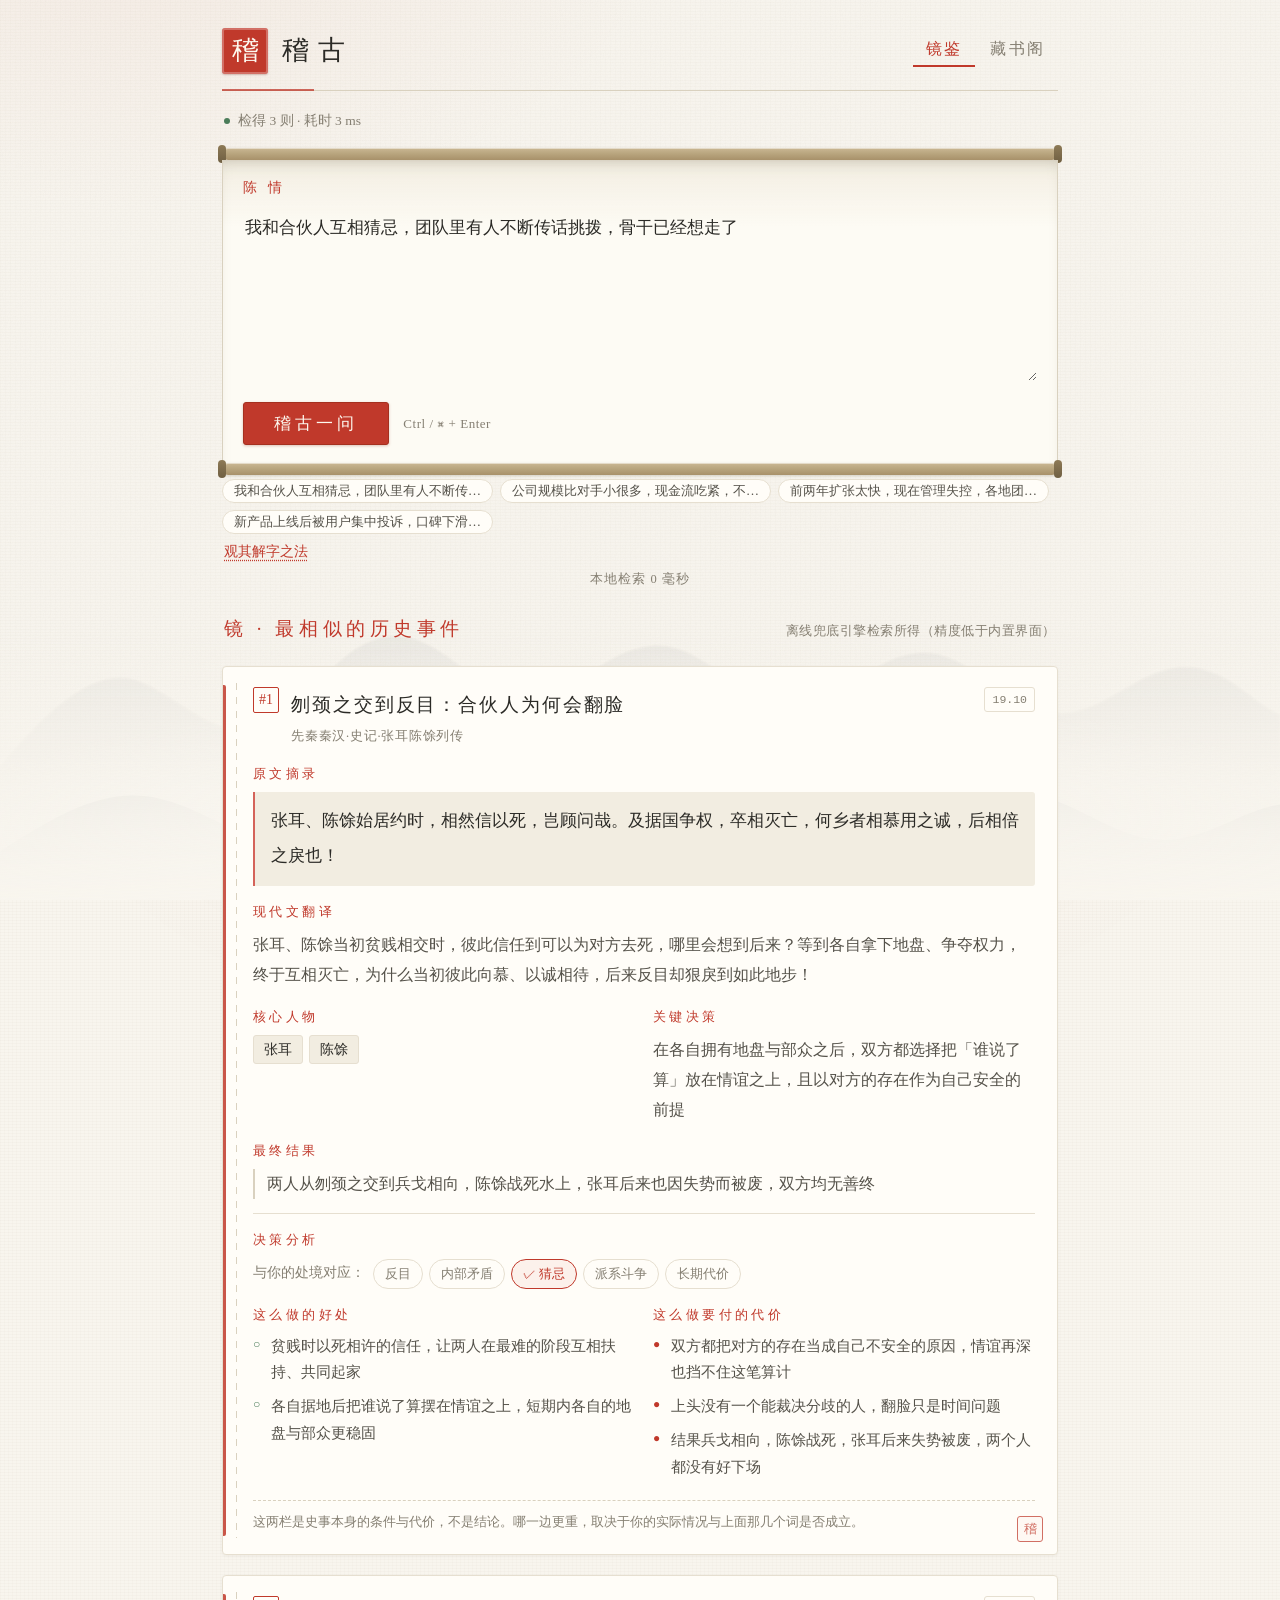
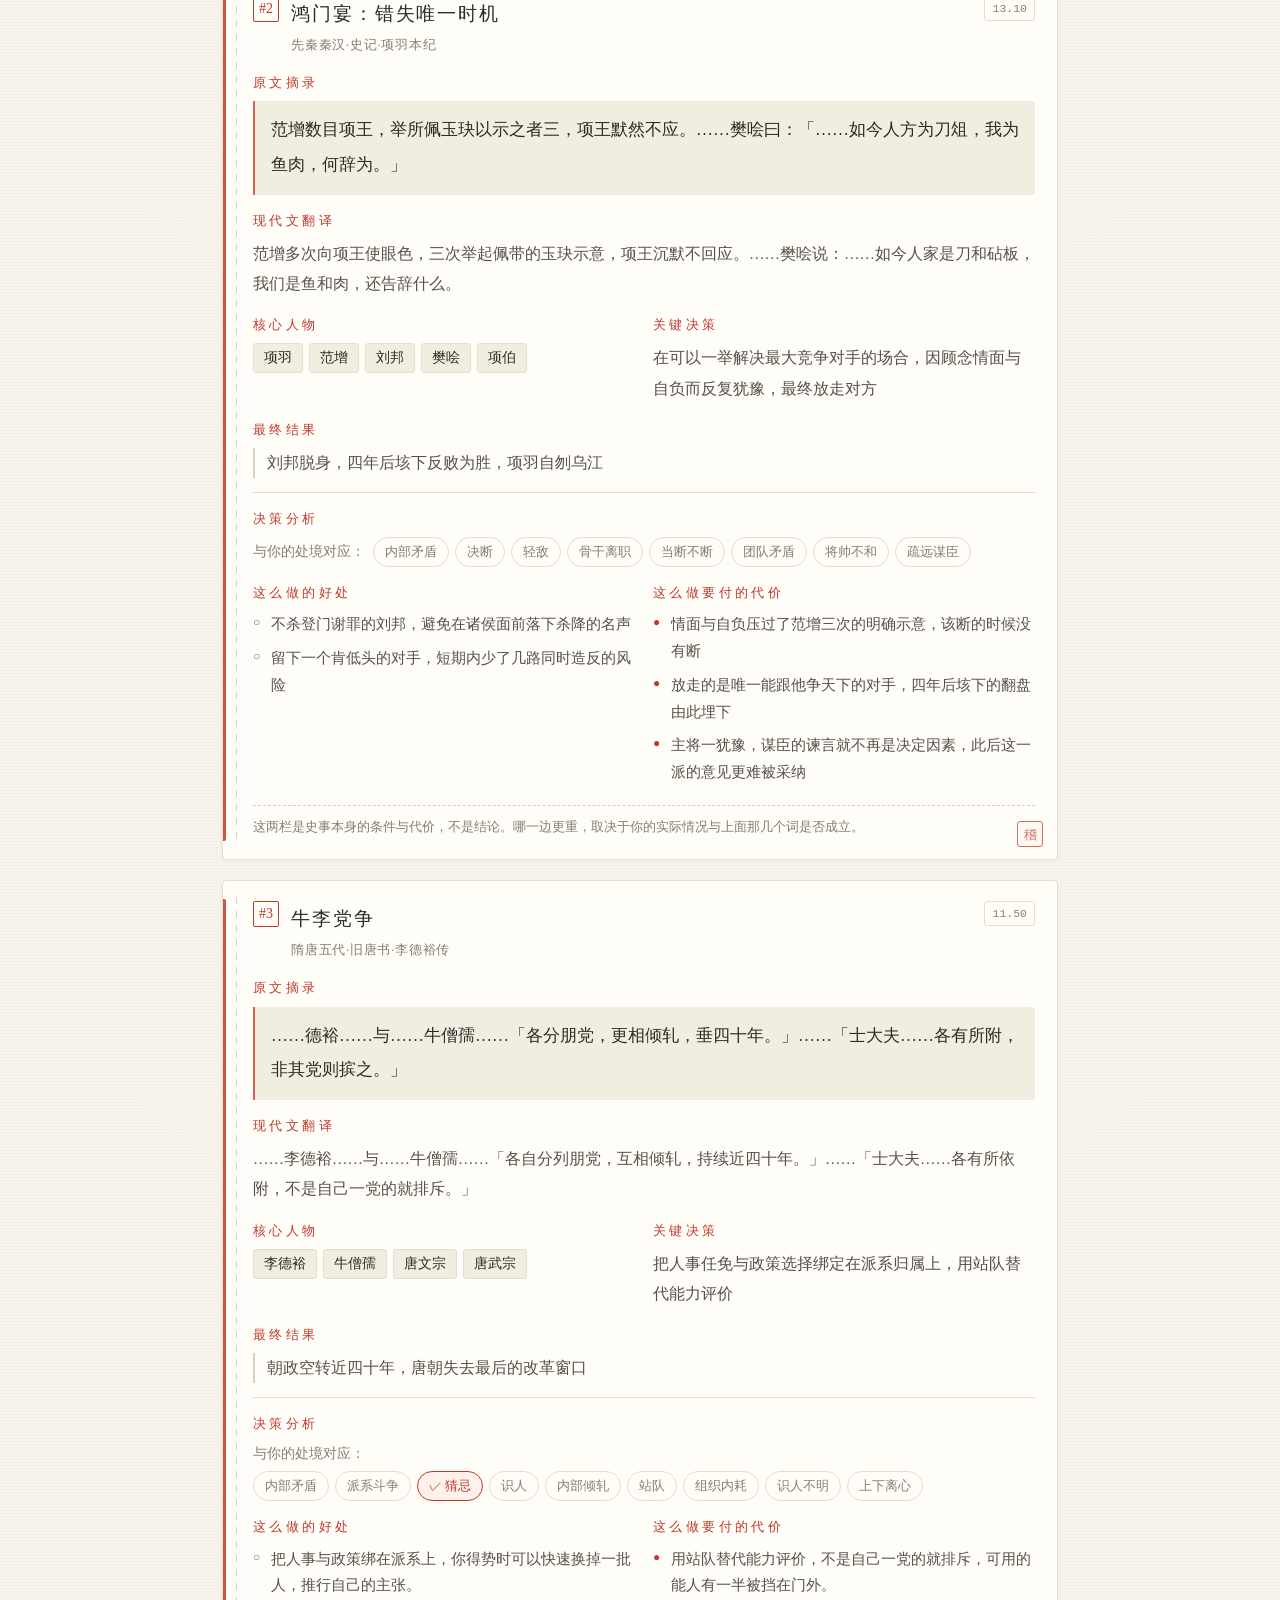
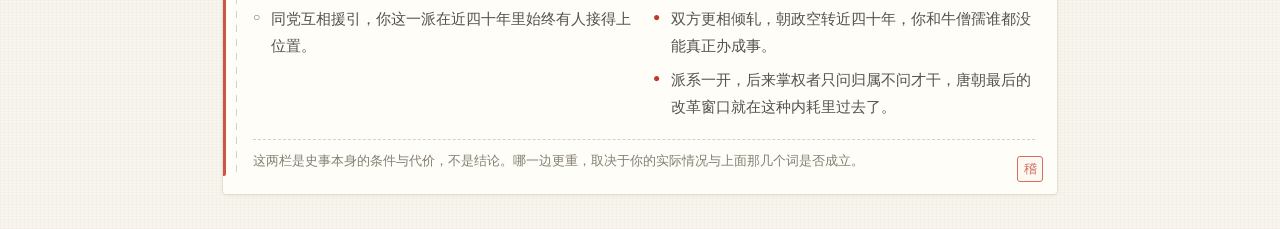
<file: tests/preview-ui.html>
<!DOCTYPE html>
<!-- FILE: jigu-app/web/index.html -->
<html lang="zh-CN">
<head>
  <meta charset="UTF-8" />
  <meta name="viewport" content="width=device-width, initial-scale=1.0" />
  <title>稽古 · 界面预览</title>
  <style>
/* FILE: jigu-app/web/styles.css
   稽古 · 古风界面：宣纸底色 / 墨黑文字 / 朱砂点缀 / 卷轴输入 / 线装书卡片 */

:root {
  --paper: #f8f5ee;
  --paper-2: #f2ede1;
  --paper-3: #ebe4d5;
  --ink: #2b2a26;
  --ink-soft: #55524a;
  --ink-faint: #857f72;
  --line: #d9d1bf;
  --line-soft: #e6dfd0;
  --cinnabar: #c0392b;
  --cinnabar-soft: #d4635a;
  --jade: #4a7c59;
  --radius: 4px;
  --font-classic: "KaiTi", "STKaiti", "Kaiti SC", "SimSun", "Songti SC", "Noto Serif SC",
    Georgia, serif;
}

* { box-sizing: border-box; }

html, body { height: 100%; margin: 0; }

body {
  /* 宣纸底色 + 极淡纤维纹理（纯 CSS，无图片依赖） */
  background-color: var(--paper);
  background-image:
    repeating-linear-gradient(0deg, rgba(160, 140, 100, 0.035) 0 1px, transparent 1px 3px),
    repeating-linear-gradient(90deg, rgba(160, 140, 100, 0.025) 0 1px, transparent 1px 4px),
    radial-gradient(900px 500px at 50% -180px, rgba(192, 57, 43, 0.045), transparent 70%);
  color: var(--ink);
  font-family: var(--font-classic);
  font-size: 16px;
  line-height: 1.85;
  -webkit-font-smoothing: antialiased;
  overflow-x: hidden;
}

.app {
  display: flex;
  flex-direction: column;
  min-height: 100%;
  max-width: 880px;
  margin: 0 auto;
  padding: 26px 22px 34px;
}

/* ---------- 抬头：朱砂印 + 书名 ---------- */
.masthead {
  display: flex;
  align-items: center;
  gap: 14px;
  padding-bottom: 14px;
  margin-bottom: 16px;
  border-bottom: 1px solid var(--line);
  position: relative;
}

.masthead::after {
  content: "";
  position: absolute;
  left: 0;
  bottom: -1px;
  width: 92px;
  height: 2px;
  background: var(--cinnabar);
  opacity: 0.75;
}

.seal {
  flex: none;
  width: 46px;
  height: 46px;
  display: grid;
  place-items: center;
  background: var(--cinnabar);
  color: #fdf9f0;
  font-size: 27px;
  line-height: 1;
  border-radius: 3px;
  box-shadow: inset 0 0 0 2px rgba(255, 255, 255, 0.28), 0 1px 2px rgba(120, 40, 30, 0.28);
  letter-spacing: 0;
  user-select: none;
}

.masthead h1 {
  margin: 0;
  font-size: 27px;
  font-weight: 400;
  letter-spacing: 0.34em;
  color: var(--ink);
}

.tabs {
  margin-left: auto;
  display: flex;
  gap: 2px;
}

.tab {
  border: 0;
  background: transparent;
  font-family: inherit;
  font-size: 15.5px;
  letter-spacing: 0.14em;
  color: var(--ink-faint);
  padding: 5px 13px;
  border-bottom: 2px solid transparent;
  cursor: pointer;
  transition: color 0.25s, border-color 0.25s;
}

.tab:hover { color: var(--cinnabar); }

.tab.active {
  color: var(--cinnabar);
  border-bottom-color: var(--cinnabar);
}

/* ---------- 状态一行 ---------- */
.statusline {
  display: flex;
  align-items: center;
  gap: 8px;
  font-size: 13.5px;
  color: var(--ink-faint);
  padding: 2px 2px 14px;
  min-height: 24px;
}

.statusline .pulse {
  width: 6px;
  height: 6px;
  border-radius: 50%;
  background: var(--cinnabar-soft);
  flex: none;
  animation: inkpulse 2s ease-in-out infinite;
}

.statusline .pulse.ready { background: var(--jade); animation: none; }
.statusline .pulse.warn { background: var(--cinnabar); animation: none; }

@keyframes inkpulse {
  0%, 100% { opacity: 0.35; transform: scale(0.85); }
  50% { opacity: 1; transform: scale(1.15); }
}

/* ---------- 通用 ---------- */
.main { display: flex; flex-direction: column; gap: 20px; }

.card {
  background: #fffdf8;
  border: 1px solid var(--line-soft);
  border-radius: var(--radius);
  padding: 20px 22px;
  box-shadow: 0 1px 2px rgba(90, 76, 50, 0.05);
}

.sec-title {
  margin: 0 0 12px;
  font-size: 18px;
  font-weight: 400;
  letter-spacing: 0.22em;
  color: var(--cinnabar);
}

.hint { font-size: 13px; color: var(--ink-faint); letter-spacing: 0.04em; }
.small { font-size: 12.5px; }
.mono { font-family: Consolas, "Courier New", monospace; font-size: 12px; word-break: break-all; }

button { font-family: inherit; }

/* ---------- 卷轴式输入区 ---------- */
.scroll { margin-bottom: 4px; }

.rod {
  height: 12px;
  border-radius: 6px;
  background: linear-gradient(180deg, #cbb894 0%, #b9a67f 45%, #a8916a 100%);
  box-shadow: inset 0 1px 0 rgba(255, 255, 255, 0.5), 0 1px 3px rgba(90, 76, 50, 0.22);
  position: relative;
}

.rod::before, .rod::after {
  content: "";
  position: absolute;
  top: -3px;
  width: 8px;
  height: 18px;
  border-radius: 4px;
  background: linear-gradient(180deg, #8d7a56, #6f5f42);
}

.rod::before { left: -4px; }
.rod::after { right: -4px; }

.scroll-body {
  /* 卷身：宣纸质感 + 内阴影，像被卷起的纸面 */
  background:
    linear-gradient(180deg, rgba(190, 170, 130, 0.16), rgba(255, 255, 255, 0) 22%),
    #fdfbf4;
  border-left: 1px solid var(--line);
  border-right: 1px solid var(--line);
  box-shadow: inset 0 10px 18px -12px rgba(90, 76, 50, 0.4);
  padding: 16px 20px 18px;
}

.scroll-body label {
  display: block;
  font-size: 13.5px;
  letter-spacing: 0.3em;
  color: var(--cinnabar);
  margin-bottom: 6px;
}

textarea {
  width: 100%;
  background: transparent;
  color: var(--ink);
  border: 0;
  border-radius: 0;
  padding: 4px 2px;
  font-family: inherit;
  font-size: 17px;
  line-height: 1.95;
  resize: vertical;
  min-height: 108px;
  outline: none;
}

textarea::placeholder { color: #b3aa98; }

.row { display: flex; align-items: center; gap: 14px; flex-wrap: wrap; margin-top: 12px; }

/* ---------- 朱砂按钮 + 墨迹晕染 ---------- */
.seal-btn {
  position: relative;
  overflow: hidden;
  border: 1px solid #a5301f;
  border-radius: 3px;
  padding: 9px 30px;
  font-size: 17px;
  letter-spacing: 0.24em;
  color: #fdf9f0;
  background: var(--cinnabar);
  cursor: pointer;
  transition: transform 0.18s ease, box-shadow 0.3s ease, background 0.3s ease;
  box-shadow: 0 1px 3px rgba(140, 45, 30, 0.28);
}

.seal-btn::before {
  /* 墨迹晕染 */
  content: "";
  position: absolute;
  left: 50%;
  top: 50%;
  width: 12px;
  height: 12px;
  border-radius: 50%;
  background: radial-gradient(circle, rgba(255, 255, 255, 0.55), rgba(255, 255, 255, 0) 70%);
  transform: translate(-50%, -50%) scale(0);
  opacity: 0;
  pointer-events: none;
}

.seal-btn:disabled {
  background: #d8cfbd;
  border-color: #c8bfab;
  color: #fbf8f1;
  cursor: default;
  box-shadow: none;
}

.seal-btn:not(:disabled):hover {
  background: #b0301f;
  box-shadow: 0 3px 10px rgba(140, 45, 30, 0.3);
}

.seal-btn:not(:disabled):active { transform: scale(0.97); }

.seal-btn.inking::before { animation: inkSpread 0.75s ease-out; }

@keyframes inkSpread {
  0% { transform: translate(-50%, -50%) scale(0); opacity: 0.9; }
  60% { opacity: 0.35; }
  100% { transform: translate(-50%, -50%) scale(22); opacity: 0; }
}

button.ghost {
  background: transparent;
  border: 1px solid var(--line);
  border-radius: 3px;
  padding: 6px 16px;
  font-size: 14.5px;
  letter-spacing: 0.1em;
  color: var(--ink-soft);
  cursor: pointer;
  transition: all 0.22s;
}

button.ghost:hover {
  border-color: var(--cinnabar);
  color: var(--cinnabar);
  background: rgba(192, 57, 43, 0.04);
}

button.link {
  background: none;
  border: 0;
  color: var(--cinnabar);
  cursor: pointer;
  font-family: inherit;
  font-size: 13.5px;
  padding: 2px 0;
  text-decoration: underline dotted;
  text-underline-offset: 4px;
}

/* ---------- 示例 ---------- */
.examples {
  display: flex;
  flex-wrap: wrap;
  gap: 7px;
  align-items: center;
}

.chip {
  display: inline-flex;
  align-items: center;
  gap: 4px;
  background: #fffdf8;
  border: 1px solid var(--line-soft);
  color: var(--ink-soft);
  border-radius: 999px;
  padding: 2px 11px;
  font-size: 13px;
  white-space: nowrap;
}

.chip em { font-style: normal; color: var(--cinnabar); font-size: 11.5px; }
.chip i { font-style: normal; color: var(--jade); font-size: 10.5px; }
.chip-syn { border-color: rgba(74, 124, 89, 0.45); }
.chip-mini { padding: 1px 8px; font-size: 12px; margin-right: 5px; }

.chip-btn {
  cursor: pointer;
  max-width: 100%;
  overflow: hidden;
  text-overflow: ellipsis;
  transition: all 0.2s;
}

.chip-btn:not(:disabled):hover {
  border-color: var(--cinnabar-soft);
  color: var(--cinnabar);
  background: rgba(192, 57, 43, 0.05);
}

.chip-btn:disabled { opacity: 0.5; cursor: default; }

/* ---------- 解字 ---------- */
.explain { padding: 2px 2px; }
.explain-body p { margin: 5px 0; font-size: 13.5px; color: var(--ink-faint); }

/* ---------- 结果：线装书页 ---------- */
.results { display: flex; flex-direction: column; gap: 20px; }

.took {
  margin: 0;
  font-size: 12.5px;
  color: var(--ink-faint);
  text-align: center;
  letter-spacing: 0.08em;
}

.section-title {
  display: flex;
  align-items: baseline;
  justify-content: space-between;
  gap: 12px;
  flex-wrap: wrap;
  padding: 0 2px;
}

.section-title h2 {
  margin: 0;
  font-size: 19px;
  font-weight: 400;
  letter-spacing: 0.24em;
  color: var(--cinnabar);
}

.hit-card {
  position: relative;
  display: flex;
  flex-direction: column;
  gap: 14px;
  background: #fffdf8;
  border: 1px solid var(--line-soft);
  border-radius: var(--radius);
  padding: 20px 22px 20px 30px;
  box-shadow: 0 1px 3px rgba(90, 76, 50, 0.06);
}

/* 线装书的装订线 */
.hit-card::before {
  content: "";
  position: absolute;
  left: 13px;
  top: 16px;
  bottom: 16px;
  width: 1px;
  background: repeating-linear-gradient(
    180deg, var(--line) 0 7px, transparent 7px 14px);
}

/* 朱砂书脊 */
.hit-card::after {
  content: "";
  position: absolute;
  left: 0;
  top: 18px;
  bottom: 18px;
  width: 3px;
  background: var(--cinnabar);
  opacity: 0.85;
  border-radius: 0 2px 2px 0;
}

.hit-head { display: flex; align-items: flex-start; gap: 12px; }

.rank {
  flex: none;
  width: 26px;
  height: 26px;
  display: grid;
  place-items: center;
  border: 1px solid var(--cinnabar);
  border-radius: 2px;
  color: var(--cinnabar);
  font-size: 14px;
  line-height: 1;
}

.hit-title { flex: 1; min-width: 0; }

.hit-title h3 {
  margin: 0;
  font-size: 19px;
  font-weight: 400;
  letter-spacing: 0.1em;
  color: var(--ink);
}

.hit-sub {
  margin: 3px 0 0;
  font-size: 12.5px;
  color: var(--ink-faint);
  letter-spacing: 0.06em;
}

.conf { color: var(--jade); }

.score {
  flex: none;
  font-family: Consolas, monospace;
  font-size: 11.5px;
  color: var(--ink-faint);
  border: 1px solid var(--line-soft);
  border-radius: 3px;
  padding: 1px 7px;
}

.chips { display: flex; flex-wrap: wrap; gap: 6px; }

.block h4 {
  margin: 0 0 6px;
  font-size: 13px;
  font-weight: 400;
  letter-spacing: 0.26em;
  color: var(--cinnabar);
}

.quote {
  margin: 0;
  padding: 12px 16px;
  background: var(--paper-2);
  border-left: 2px solid var(--cinnabar-soft);
  border-radius: 0 3px 3px 0;
  font-size: 17px;
  line-height: 2.05;
  color: var(--ink);
  white-space: pre-wrap;
}

.prose { margin: 0; color: var(--ink-soft); font-size: 15.5px; line-height: 1.95; }

.prose.outcome {
  border-left: 2px solid var(--line);
  padding-left: 12px;
}

.grid-2 { display: grid; grid-template-columns: 1fr 1fr; gap: 18px; }

.figures { display: flex; flex-wrap: wrap; gap: 6px; list-style: none; margin: 0; padding: 0; }

.figures li {
  background: var(--paper-2);
  border: 1px solid var(--line-soft);
  border-radius: 3px;
  padding: 1px 10px;
  font-size: 14px;
  color: var(--ink);
}

.muted { color: var(--ink-faint); }

/* ---------- 决策分析栏 ---------- */
.analysis { border-top: 1px solid var(--line-soft); padding-top: 14px; }

.analysis-lead {
  display: flex;
  flex-wrap: wrap;
  align-items: center;
  gap: 4px 8px;
  margin: 0 0 14px;
  font-size: 13.5px;
  color: var(--ink-soft);
}

.chips.inline { display: inline-flex; }

.chip-on {
  border-color: var(--cinnabar);
  color: var(--cinnabar);
  background: rgba(192, 57, 43, 0.06);
}

.chip-off { color: var(--ink-faint); }

.pros, .cons { list-style: none; margin: 0; padding: 0; }

.pros li, .cons li {
  position: relative;
  padding-left: 18px;
  margin-bottom: 7px;
  font-size: 14.5px;
  line-height: 1.85;
  color: var(--ink-soft);
}

.pros li::before, .cons li::before {
  position: absolute;
  left: 0;
  top: 0;
  font-size: 12px;
}

.pros li::before { content: "\25CB"; color: var(--jade); }
.cons li::before { content: "\25CF"; color: var(--cinnabar); }

.analysis-note {
  margin: 12px 0 0;
  padding-top: 10px;
  border-top: 1px dashed var(--line);
  font-size: 12.5px;
  color: var(--ink-faint);
}

.reason {
  margin: 0;
  font-size: 12.5px;
  color: var(--ink-faint);
  border-top: 1px dashed var(--line);
  padding-top: 10px;
}

.hit-foot { font-size: 11.5px; color: #a79f8f; word-break: break-all; }

/* ---------- 建议：朱批 ---------- */
.advice-panel { display: flex; flex-direction: column; gap: 18px; }

.advice-card {
  background: #fffdf8;
  border: 1px solid var(--line-soft);
  border-top: 2px solid var(--cinnabar);
  border-radius: var(--radius);
  padding: 20px 22px;
  box-shadow: 0 1px 3px rgba(90, 76, 50, 0.06);
}

.advice-head { display: flex; align-items: center; gap: 10px; flex-wrap: wrap; margin-bottom: 10px; }

.advice-head h3 {
  margin: 0;
  font-size: 18px;
  font-weight: 400;
  letter-spacing: 0.1em;
  color: var(--cinnabar);
}

.advice-tags { display: flex; flex-wrap: wrap; }

.mirror {
  margin: 12px 0 0;
  padding: 12px 16px;
  background: var(--paper-2);
  border-radius: 3px;
  font-size: 15px;
  color: var(--ink-soft);
  line-height: 1.95;
}

.advice-grid { display: grid; grid-template-columns: 1fr 1fr; gap: 20px; margin-top: 16px; }

.advice-col h5 {
  margin: 0 0 6px;
  font-size: 13px;
  font-weight: 400;
  letter-spacing: 0.24em;
}

.advice-avoid h5 { color: var(--cinnabar); }
.advice-action h5 { color: var(--jade); }

.advice-col ul { margin: 0; padding-left: 20px; font-size: 15px; color: var(--ink-soft); }
.advice-col li { margin: 5px 0; line-height: 1.9; }

.empty {
  text-align: center;
  color: var(--ink-faint);
  font-size: 15px;
  padding: 34px 10px;
  letter-spacing: 0.06em;
}

/* ---------- 藏书阁 ---------- */
.books { width: 100%; border-collapse: collapse; margin: 8px 0; font-size: 14.5px; }

.books th, .books td {
  text-align: left;
  padding: 8px 10px;
  border-bottom: 1px solid var(--line-soft);
}

.books th {
  color: var(--ink-faint);
  font-weight: 400;
  font-size: 13px;
  letter-spacing: 0.14em;
}

.books .hash {
  font-family: Consolas, monospace;
  font-size: 11.5px;
  color: var(--ink-faint);
  word-break: break-all;
}

.report {
  margin-top: 12px;
  padding: 10px 14px;
  background: var(--paper-2);
  border-radius: 3px;
  font-size: 14px;
  color: var(--ink-soft);
}

/* ---------- 窄窗口 ---------- */
@media (max-width: 720px) {
  .app { padding: 18px 14px 26px; }
  .masthead h1 { font-size: 22px; letter-spacing: 0.24em; }
  .seal { width: 40px; height: 40px; font-size: 23px; }
  .grid-2, .advice-grid { grid-template-columns: 1fr; gap: 16px; }
  .card, .hit-card, .advice-card { padding: 16px 16px; }
  .hit-card { padding-left: 24px; }
  textarea { font-size: 16px; }
  .tabs { margin-left: 0; width: 100%; justify-content: flex-start; }
  .masthead { flex-wrap: wrap; }
}

/* ---------- 藏书阁分页 ---------- */
.pager {
  display: flex;
  align-items: center;
  gap: 10px;
  justify-content: flex-end;
  padding-top: 10px;
}

.pager button.ghost { padding: 4px 14px; font-size: 14px; }
.pager button:disabled { opacity: 0.4; cursor: default; }
</style>
  <style>
/* FILE: jigu-app/web/ink.css
   稽古 · 水墨背景层：远山、云雾、宣纸噪点。
   全部用 CSS 渐变与内联 SVG 生成，不依赖任何外部图片。 */

/* ---------- 宣纸底：底色 + 纤维 + 噪点 ---------- */
.ink-paper {
  position: fixed;
  inset: 0;
  z-index: 0;
  pointer-events: none;
  background-color: #f8f5ee;
  background-image:
    /* 细小噪点（内联 SVG，feTurbulence 生成的宣纸颗粒） */
    url("data:image/svg+xml;utf8,<svg xmlns='http://www.w3.org/2000/svg' width='140' height='140'><filter id='n'><feTurbulence type='fractalNoise' baseFrequency='0.85' numOctaves='3' stitchTiles='stitch'/><feColorMatrix type='saturate' values='0'/></filter><rect width='140' height='140' filter='url(%23n)' opacity='0.055'/></svg>"),
    /* 纸纤维 */
    repeating-linear-gradient(0deg, rgba(160, 140, 100, 0.030) 0 1px, transparent 1px 3px),
    repeating-linear-gradient(90deg, rgba(160, 140, 100, 0.022) 0 1px, transparent 1px 5px),
    /* 左上角一方淡朱砂晕 */
    radial-gradient(760px 420px at 12% -8%, rgba(192, 57, 43, 0.05), transparent 68%);
}

/* ---------- 水墨远山（两层，营造纵深） ---------- */
.ink-hills {
  position: fixed;
  left: 0;
  right: 0;
  bottom: 0;
  height: 62vh;
  min-height: 380px;
  z-index: 1;
  pointer-events: none;
  opacity: 0.9;
}

.ink-hills .far,
.ink-hills .near {
  position: absolute;
  left: 0;
  right: 0;
  bottom: 0;
  width: 100%;
}

.ink-hills .far {
  height: 100%;
  opacity: 0.30;
  filter: blur(1.2px);
}

.ink-hills .near {
  height: 84%;
  opacity: 0.5;
  filter: blur(0.4px);
}

/* ---------- 云雾：横向柔化的白色带，压在山脚 ---------- */
.ink-mist {
  position: fixed;
  left: 0;
  right: 0;
  bottom: 0;
  height: 30vh;
  min-height: 180px;
  z-index: 2;
  pointer-events: none;
  background:
    linear-gradient(180deg, rgba(248, 245, 238, 0) 0%, rgba(248, 245, 238, 0.72) 55%, rgba(248, 245, 238, 0.96) 100%),
    radial-gradient(60% 100% at 30% 100%, rgba(255, 255, 255, 0.7), transparent 70%),
    radial-gradient(50% 100% at 75% 100%, rgba(255, 255, 255, 0.55), transparent 70%);
}

/* ---------- 内容层压在背景之上 ---------- */
.app { position: relative; z-index: 3; }

/* ---------- 印章点缀：卡片角上的小朱砂印 ---------- */
.card, .hit-card, .advice-card, .scroll-body { position: relative; }

.card::after,
.hit-card .seal-dot,
.advice-card .seal-dot { }

.seal-corner {
  position: absolute;
  right: 14px;
  bottom: 12px;
  width: 26px;
  height: 26px;
  display: grid;
  place-items: center;
  color: var(--cinnabar);
  border: 1.5px solid var(--cinnabar);
  border-radius: 3px;
  font-size: 13px;
  line-height: 1;
  letter-spacing: 0;
  opacity: 0.72;
  background: rgba(192, 57, 43, 0.035);
  user-select: none;
}

/* ---------- 卷轴按钮：深色描边 + 纸面 ---------- */
.rod-btn {
  position: relative;
  border: 1px solid #8d7a56;
  border-radius: 3px;
  padding: 9px 28px;
  font-family: inherit;
  font-size: 17px;
  letter-spacing: 0.24em;
  color: #fdf9f0;
  background: var(--cinnabar);
  cursor: pointer;
  box-shadow: 0 1px 3px rgba(120, 60, 40, 0.28), inset 0 0 0 1px rgba(255, 245, 230, 0.22);
  transition: transform 0.18s ease, box-shadow 0.3s ease, background 0.3s ease;
}

</style>
</head>
<body>
  <!-- 水墨背景：宣纸噪点 + 两层远山 + 山脚云雾（纯 CSS / 内联 SVG） -->
  <div class="ink-paper" aria-hidden="true"></div>
  <div class="ink-hills" aria-hidden="true">
    <svg class="far" viewBox="0 0 1000 620" preserveAspectRatio="none"
         xmlns="http://www.w3.org/2000/svg">
      <defs>
        <linearGradient id="farInk" x1="0" y1="0" x2="0" y2="1">
          <stop offset="0%" stop-color="#6b6f73" stop-opacity="0.30" />
          <stop offset="55%" stop-color="#8a8b86" stop-opacity="0.16" />
          <stop offset="100%" stop-color="#9a998f" stop-opacity="0.04" />
        </linearGradient>
      </defs>
      <path fill="url(#farInk)" d="M0,472 C40,404 74,362 106,376 C138,390 168,446 204,428
        C240,410 262,336 302,328 C342,320 366,384 404,394 C442,404 468,344 508,338
        C548,332 574,396 612,404 C650,412 676,352 716,346 C756,340 782,404 820,412
        C858,420 884,368 920,362 C956,356 980,404 1000,414 L1000,620 L0,620 Z" />
    </svg>
    <svg class="near" viewBox="0 0 1000 620" preserveAspectRatio="none"
         xmlns="http://www.w3.org/2000/svg">
      <defs>
        <linearGradient id="nearInk" x1="0" y1="0" x2="0" y2="1">
          <stop offset="0%" stop-color="#3f4448" stop-opacity="0.42" />
          <stop offset="45%" stop-color="#5d6063" stop-opacity="0.22" />
          <stop offset="100%" stop-color="#7d7c74" stop-opacity="0.05" />
        </linearGradient>
      </defs>
      <path fill="url(#nearInk)" d="M0,556 C46,506 82,470 124,486 C166,502 196,556 236,544
        C276,532 306,466 350,462 C394,458 424,522 462,532 C500,542 530,478 570,472
        C610,466 640,528 680,536 C720,544 750,486 790,480 C830,474 862,532 900,540
        C938,548 968,502 1000,494 L1000,620 L0,620 Z" />
    </svg>
  </div>
  <div class="ink-mist" aria-hidden="true"></div>

  <div class="app">
    <header class="masthead">
      <span class="seal">稽</span>
      <h1>稽古</h1>
      <nav class="tabs">
        <button id="tab-search" class="tab active" type="button">镜鉴</button>
        <button id="tab-library" class="tab" type="button">藏书阁</button>
      </nav>
    </header>

    <div id="status" class="statusline"><span class="pulse"></span><span>正在备书…</span></div>

    <main class="main">
      <div id="view-search">
        <section class="scroll">
          <div class="rod"></div>
          <div class="scroll-body">
            <label for="situation">陈 情</label>
            <textarea id="situation" rows="5" spellcheck="false"
              placeholder="写下你此刻的处境……"></textarea>
            <div class="row">
              <button id="go" class="seal-btn" type="button" disabled>稽古一问</button>
              <span class="hint">Ctrl / ⌘ + Enter</span>
            </div>
          </div>
          <div class="rod"></div>
        </section>

        <div id="examples" class="examples"></div>

        <div id="explain-wrap" class="explain" style="display:none">
          <button id="explain-toggle" class="link" type="button">观其解字之法</button>
          <div id="explain-body" class="explain-body"></div>
        </div>

        <div id="results" class="results"></div>
      </div>

      <div id="view-library" style="display:none">
        <section class="card">
          <h2 class="sec-title">藏书阁</h2>
          <div id="library"></div>
        </section>

        <section class="card">
          <h2 class="sec-title">书源与校勘</h2>
          <p class="hint mono" id="data-base"></p>
          <div class="row">
            <span class="hint">史料库：</span>
            <button id="check-data" class="ghost" type="button">检查史料</button>
            <button id="apply-data" class="ghost" type="button">更新史料</button>
          </div>
          <div class="row">
            <span class="hint">程序本体：</span>
            <button id="check-app" class="ghost" type="button">检查版本</button>
            <button id="apply-app" class="ghost" type="button">立即更新</button>
            <button id="open-folder" class="ghost" type="button">打开目录</button>
          </div>
          <div id="update-report" class="report"></div>
        </section>
      </div>
    </main>
  </div>
  <script>
window.__PREVIEW__ = true;
window.__CORPUS__ = { book: "corpus", items: [{"book":"种子","chapter":"史记·项羽本纪","title":"陈平反间，范增去楚","original":"项王乃疑范增与汉有私，稍夺其权。范增大怒，曰：「天下事大定矣，君王自为之。愿赐骸骨归卒伍。」项王许之。范增行未至彭城，疽发背而死。","translation":"项羽怀疑范增与汉军私下往来，逐渐削夺他的权力。范增大怒说：「天下大势已定，君王自己干吧，请让我这把老骨头回家。」项羽答应了。范增还没走到彭城，背上的毒疮发作而死。","figures":["项羽","范增","陈平","刘邦"],"decision":"中陈平反间之计，怀疑并削夺首席谋臣范增的权柄，放任其负气离去","outcome":"范增死于途中，楚军失去唯一能制衡项羽决策的人，四年后垓山兵败自刎","themes":["内部矛盾","猜忌","谗言构陷","骨干离职","将帅不和","内部分裂","反间","疏远谋臣","上下离心"],"pros":["削去范增对军权的掣肘，项羽得以独断，短期内无人能当面否决他的部署。","清掉与汉有旧的老人，楚军上下口径统一，主战路线不再被内部拉扯。","只花一笔反间的钱就除掉对手最难对付的人，出手极省。"],"cons":["刘邦用一封信换走了楚军唯一的战略大脑，这笔交换项羽是亏的。","范增一死，再没人敢在项羽盛怒时拦住他的错着，后面每一步都无人纠偏。","逼走老臣等于告诉全军功高者必被疑，此后留下的多是顺从而非可用的人。"]},{"book":"种子","chapter":"史记·高祖本纪","title":"约法三章","original":"与父老约，法三章耳：杀人者死，伤人及盗抵罪。余悉除去秦法。秦人大喜，争持牛羊酒食献飨军士。","translation":"刘邦与关中父老约定，法律只有三条：杀人者处死，伤人及盗窃者抵罪。其余秦朝苛法全部废除。秦地百姓大喜，争相带着牛羊酒食来犒劳将士。","figures":["刘邦","关中父老"],"decision":"废除秦朝苛法，只保留三条简明规则，并公开向全体用户（百姓）承诺","outcome":"关中民心归附，刘邦由此获得稳固的后方与兵源，最终以此为基础统一天下","themes":["定制度","宽政","民心","约法三章","收揽人心","明法度"],"pros":["三条规则人人记得住，执行成本极低，秦地百姓立刻明白苛法已去。","公开承诺把自己绑在信用上，此后征粮征兵都有父老愿意配合。","把秦法的账转嫁给旧朝，关中从被征服地变成可靠的后方与兵源。"],"cons":["简法能收心却不能治事，真正管起赋税刑狱仍要另立细文，承诺会被迫打折。","三条只覆盖杀人伤盗，豪强兼并、旧吏贪墨这些积弊一件都没碰。","这份承诺只在刘邦守得住关中的时候才算数，守不住时父老未必认账。"]},{"book":"种子","chapter":"史记·高祖本纪","title":"三不如：用人的自认","original":"夫运筹策帷帐之中，决胜于千里之外，吾不如子房；镇国家，抚百姓，给馈饷，不绝粮道，吾不如萧何；连百万之军，战必胜，攻必取，吾不如韩信。此三者，皆人杰也，吾能用之，此吾所以取天下也。","translation":"在营帐中谋划、决定千里之外胜负，我不如张良；安定国家、抚慰百姓、供给粮饷不断，我不如萧何；统领百万大军、战必胜攻必取，我不如韩信。这三人都是人中豪杰，我能任用他们，这就是我取得天下的原因。","figures":["刘邦","张良","萧何","韩信"],"decision":"公开承认自己在三个关键能力上不如下属，并把决策权与资源交给专业者","outcome":"形成一个互补的核心团队，刘邦由弱势一方转为最终胜者","themes":["招才","用人","举贤","任用贤能","不拘一格","纳士","招贤"],"pros":["把三件最要紧的事交给最懂的人，自己只管接住人与事，决策吞吐成倍放大。","公开认短让下属确信功劳不会被冒领，张良萧何韩信肯把本事全用出来。","承认不懂就不插手具体打法，避免了外行指挥内行造成的反复。"],"cons":["权分出去就收不回，韩信这类人有能力也有动机在形势变化时另立门户。","这套结构靠刘邦一人在位维持平衡，他一走，功臣之间就会直接对撞。","把国运系于三个人的忠诚，其中任何一个被逼走或被疑，位置都补不上。"]},{"book":"种子","chapter":"史记·淮阴侯列传","title":"萧何月下追韩信","original":"何闻信亡，不及以闻，自追之。居一二日，何来谒上。上曰：「若所追者谁？」何曰：「韩信也。」上骂曰：「诸将亡者以十数，公无所追；追信，诈也。」何曰：「诸将易得耳。至如信者，国士无双。」","translation":"萧何听说韩信逃走，来不及报告就亲自去追。过了两天回来见刘邦。刘邦问追的是谁，萧何说是韩信。刘邦骂道：逃走的将领几十个你都不追，追韩信是骗我。萧何说：那些将领容易得到，至于韩信，是国士无双。","figures":["萧何","韩信","刘邦"],"decision":"萧何越权承担风险追回一个尚未证明价值的年轻管理者，并力荐其担任最高军事负责人","outcome":"韩信被拜为大将，定三秦、破赵齐、垓下灭楚，成为汉朝立国的关键人物","themes":["招才","用人","识人","骨干离职","举贤","人才流失","不拘一格","骨干流失","任用贤能"],"pros":["追的是别人都不追的人，等于在最便宜的时候买入最贵的资产。","不惜越权亲自去追，让韩信看到自己被当成国士，归附的忠诚远高于按流程招来。","一句国士无双把举荐责任押在自己身上，刘邦因此肯破格给最高军职。"],"cons":["越权离岗去追人，若韩信不归或中途出事，萧何先背上擅离职守的罪。","举荐人把信用全押上去，韩信日后若有反复，萧何必须跟着一起承担。","破格拜将绕过按功升迁的次序，逃走的十几个老将心里的账未必服。"]},{"book":"种子","chapter":"三国志·魏书·武帝纪","title":"赤壁：优势方的误判","original":"公至赤壁，与备战，不利。于是大疫，吏士多死者，乃引军还。","translation":"曹操到赤壁与刘备交战，失利。当时军中发生大疫，官兵死了很多，于是率军退回。","figures":["曹操","周瑜","刘备","孙权"],"decision":"在收降荆州水军后，以新附之众仓促南下，低估江东抵抗意志与水土疫病风险","outcome":"水军被火攻大破，疫病流行，统一进程推迟数十年，形成三国鼎立","themes":["识人","误判","轻敌","骄兵","失察","不知彼","料敌失误","疏于防备"],"pros":["兵不血刃收降荆州水军，短时间内把长江水师补齐，是当时最快的南进方案。","挟平定北方之势南下，江东若不战而降，统一可一次完成，成本远低于逐次用兵。","携大胜之威压境，本身就能吓退一部分观望的江东守将。"],"cons":["新附的荆州兵不肯为曹操死战，水战又不熟，人数优势在江面转不成胜势。","北方士卒不服水土，疫病一起未战先损，主帅想打也组织不起来。","低估江东在自家门口死战的意志，把政治劝降当成必然，好牌打成退兵。"]},{"book":"种子","chapter":"史记·越王勾践世家","title":"卧薪尝胆","original":"吴既赦越，越王勾践反国，乃苦身焦思，置胆于坐，坐卧即仰胆，饮食亦尝胆也。曰：「女忘会稽之耻邪？」","translation":"吴国赦免越国后，越王勾践回国，劳苦身体、焦虑思考，把苦胆挂在座位上，坐着躺着都仰头看胆，吃饭时也尝胆，说：你忘了会稽之耻吗？","figures":["勾践","范蠡","文种","夫差"],"decision":"战败后不急于反攻，以十年生聚、十年教训的方式修复国力并持续自我提醒","outcome":"越国由亡国边缘恢复为强国，最终灭吴，勾践成为春秋最后一位霸主","themes":["临危受命","学习成长","宽政","待时而动","蓄力","忍辱负重","卧薪尝胆","休养生息","积聚","东山再起"],"pros":["把复仇写成每日仪式，长期蛰伏中人不松懈，方向感不靠情绪维持。","用十年生聚十年教训养国力，期间对吴示弱，买到了不再挨打的时间。","不急于一战，等的是吴国内部出错，把复仇变成一件等得起的事。"],"cons":["二十年是极长的账期，中途只要病死或吴国先动手，蛰伏就成了慢性失血。","苦身焦思压着所有人陪着熬，长期紧绷本身在消耗越国的元气。","这套办法只能对着一个明确的仇人用，仇人一去，全国的方向感就会落空。"]},{"book":"种子","chapter":"汉书·高帝纪","title":"刘邦封雍齿","original":"留侯曰：「上平生所憎，群臣所共知，谁最甚者？」上曰：「雍齿与我故，数尝窘辱我。」留侯曰：「今急先封雍齿以示群臣，群臣见雍齿封，则人人自坚矣。」于是上乃置酒，封雍齿为什方侯。","translation":"张良问：陛下平生最恨、群臣都知道的是谁？刘邦说：雍齿与我有旧怨，多次羞辱我。张良说：现在赶紧先封雍齿给群臣看，群臣见雍齿都被封，就人人安心了。于是刘邦设宴，封雍齿为什方侯。","figures":["刘邦","张良","雍齿"],"decision":"把最不受自己待见的人率先列入分配名单，用一次公开分配重建分配公平的可信度","outcome":"群臣不再担心被清算和遗漏，内部军心安定，避免了功臣集团的集体不安","themes":["民心","激励士气","猜忌","管理失控","封赏无度","尾大不掉","收揽人心","厚赏","分封","上下离心"],"pros":["用一个最不该封的人做样本，比发十道安民告示更能让人相信名单公平。","雍齿都封了，有旧怨的人立刻推出自己必不被清算，观望情绪当场止住。","成本只是一块封地，换来的是整个功臣集团不在这时候闹事。"],"cons":["先封仇人是特例，往后按功次排队时，被跳过的将领会拿这次当先例。","治的是怕被清算这一层不安，封赏总额没减，尾大不掉的隐患原样留着。","靠一次酒宴上的姿态稳住人心，下次分配不均时，同样的不安会加倍回来。"]},{"book":"种子","chapter":"宋史·王安石传","title":"熙宁变法","original":"安石曰：「天变不足畏，祖宗不足法，人言不足恤。」","translation":"王安石说：天象变化不必畏惧，祖宗成法不必效法，众人议论不必顾虑。","figures":["王安石","宋神宗","司马光","苏轼"],"decision":"以「三不足」的强势姿态自上而下推行青苗、募役等新法，压缩反对派的表达空间","outcome":"新法在党争中反复起废，执行层层走样，北宋财政与政治生态持续恶化","themes":["内部矛盾","拒谏","识人","转型","改弦更张","变计","刚愎自用","不用其言","内部分裂"],"pros":["先一句话否掉天变祖制人言三道依据，改革初期推得动、下不了车。","青苗募役直指财政与差役积弊，短期确实把钱粮从旧渠道里挤了出来。","强硬姿态压住冗长争议，省下与每一方反复议价的行政时间。"],"cons":["把反对意见一律打成阻力，神宗身边再没人能提前预警执行走样。","新法要靠层层官吏去办，只问是否照办的考核逼出的是加码摊派。","改革全靠王安石一人在位顶住，他一退，新法就成党争筹码被反复起废。"]},{"book":"种子","chapter":"明史·张居正传","title":"考成法与一条鞭法","original":"居正为政，以尊主权、课吏职、信赏罚、一号令为主。虽万里外，朝下而夕奉行。","translation":"张居正执政，以尊崇皇权、考核官吏、严明赏罚、统一号令为要点。即使万里之外，早上下达的命令晚上就被执行。","figures":["张居正","明神宗","冯保"],"decision":"用考成法把政务拆成可核对的期限与责任，再以一条鞭法简化税制，先立规则后推执行","outcome":"十年间国库充盈、边防稳固，但张居正身后被清算，改革成果大半被废","themes":["定制度","将不受命","激励士气","管理失控","明法度","申军法","赏罚分明","尾大不掉"],"pros":["把政务拆成期限与责任人，万里之外也当天执行，政令第一次压到基层。","一条鞭把繁杂税目并成一项，征收核算的口子少了，中间揩油的空间随之收窄。","先立规则后推执行，赏罚有据，肯办事的官吏有明确的上升路径。"],"cons":["全部效力系于张居正与冯保的支撑，皇帝要收回权威时无人能接着护住制度。","严核期限会逼出只求按期交差的做法，报上来的数字未必是实情。","得罪的是一整代被考成的官僚与其背后势力，主政者一倒，反扑来得极快。"]},{"book":"种子","chapter":"明史·袁崇焕传","title":"己巳之变与反间","original":"会我大清设间，谓崇焕密有成约，令所获宦官知之，阴纵使去。其人奔告于帝，帝信之。","translation":"恰逢清方设下反间之计，声称袁崇焕与清军有密约，故意让俘获的宦官知道，再暗中放他回去。这名宦官逃回后报告皇帝，皇帝相信了。","figures":["袁崇焕","崇祯帝","皇太极"],"decision":"崇祯在敌方制造的单一来源情报基础上，未经直接核验即将前线最高指挥官下狱","outcome":"袁崇焕被凌迟处死，辽东防线失去核心统帅，明末边防加速崩塌","themes":["功高震主","拒谏","猜忌","识人","谗言构陷","反间","离间","谗言","构陷","误信","自毁长城"],"pros":["京师被围、情报混乱之际迅速抓人，立刻向朝野表明无人可越过程序之外。","若密约属实，此举能在清军兵临城下时掐断内应，属于代价可控的止损。","以雷霆手段震慑摇摆的守将，短期内没人敢与城外私下接触。"],"cons":["只凭敌方放回的一名宦官口供就下狱主帅，等于让敌方替我方决定人事。","临阵换帅，辽东前线立刻失去能统住全局的人，防线此后加速瓦解。","这次定罪让边将明白打得好也可能随时被疑，援兵此后不敢尽全力、不敢久留。"]},{"book":"种子","chapter":"史记·孙子吴起列传","title":"孙膑围魏救赵","original":"善战者，因其势而利导之。……今梁赵相攻，轻兵锐卒必竭于外，老弱罢于内。君不若引兵疾走大梁，据其街路，冲其方虚，彼必释赵而自救。","translation":"善于作战的人，能顺应形势而加以引导。……如今魏赵相攻，魏国精锐必然全出在外，国内只剩老弱疲敝。您不如率兵急趋大梁，占据要道，冲击其空虚之处，魏军必然放弃攻赵而回救。","figures":["孙膑","田忌","庞涓"],"decision":"不与强敌正面比拼总量，而是攻击其必救的薄弱点，把对手的节奏变成自己的节奏","outcome":"魏军回撤途中在桂陵被伏击大败，赵国得救，齐国确立东方强国地位","themes":["敌强我弱","避实击虚","以弱胜强","后发制人","众寡不敌","形势不利"],"pros":["不硬碰魏军锋锐，而打它必须回救的地方，主动权一下转到我方手里。","赵国围解，齐国不必真与魏军主力决战就拿到救赵的名分与实利。","把魏军的行军路线变成自己的预设战场，桂陵一战是以逸待劳。"],"cons":["全押在魏军会按常理回救上，若庞涓先破赵再回头，大梁就必须真打。","直趋大梁要穿魏国腹地，后勤与退路都薄，被识破就有两头受夹的危险。","判断的依据是魏国内部空虚这一条情报，对方留守做得好，这一手就落空。"]},{"book":"种子","chapter":"史记·廉颇蔺相如列传","title":"将相和","original":"相如曰：「夫以秦王之威，而相如廷叱之，辱其群臣。相如虽驽，独畏廉将军哉？顾吾念之，强秦之所以不敢加兵于赵者，徒以吾两人在也。今两虎共斗，其势不俱生。」","translation":"蔺相如说：以秦王的威势，我尚且当廷呵斥他、羞辱他的群臣。我虽然无能，难道会怕廉将军吗？只是我想，强大的秦国之所以不敢对赵国用兵，正是因为有我们两人在。如今两虎相斗，势必不能共存。","figures":["蔺相如","廉颇","赵王"],"decision":"在内部排位之争中选择回避退让，把「对外共同威胁」置于个人面子之上，并明确说出理由","outcome":"廉颇负荆请罪，二人结为刎颈之交，赵国在强秦压力下维持数十年稳定","themes":["内部矛盾","猜忌","将帅不和","内部分裂","同室操戈","上下离心","内部倾轧","团队矛盾"],"pros":["把对外的共同威胁摆到个人名次前面，两人一让，秦国多年不敢对赵用兵。","主动回避并把理由说清，免得廉颇在误解里继续加码，冲突没滑到不可收拾。","让出去的是朝堂排位，换回来的是赵国最需要的将相同心，账是划算的。"],"cons":["单方面退让的效力取决于对方肯收手，廉颇始终不悟，退让就被当成软弱。","把两人在朝说成秦国不敢加兵的全部原因，等于把国运押在这一层关系上。","矛盾只是被压住没有解决，换成别的重臣时，同样的排位摩擦还会再来。"]},{"book":"种子","chapter":"汉书·贾谊传","title":"陈政事疏：众建诸侯而少其力","original":"欲天下之治安，莫若众建诸侯而少其力。力少则易使以义，国小则亡邪心。","translation":"要想天下安定，不如多封诸侯而削弱各自的力量。力量小就容易用道义驱使，封国小就不会有邪念。","figures":["贾谊","汉文帝","晁错"],"decision":"用拆分增量、稀释单一节点权重的方式处理已经做大的地方势力，而非直接对抗","outcome":"为后来推恩令提供思路，汉廷逐步解决诸侯尾大不掉问题，避免立即爆发内战","themes":["定制度","管理失控","转型","尾大不掉","分封","诸侯并起","改弦更张","组织膨胀"],"pros":["不动刀兵只改分封规格，用规则把大诸侯拆小，避开了中央与地方正面开战。","一家分成几家，诸侯越多每家的力量越小，反抗的能量被切碎在内部。","给文帝留出慢慢推进的余地，不必在自己任内向所有诸侯同时摊牌。"],"cons":["拆封要诸侯自己配合，实际推进依赖对方顺从，不配合时手里没有硬办法。","见效极慢，等不起的后来者往往改成直接削藩，反而把内战提前引爆。","减小了每家的实力，却没解决诸侯与中央之间的名分，根还留在原处。"]},{"book":"种子","chapter":"明史·王守仁传","title":"龙场悟道与南赣平乱","original":"守仁因俗化导，夷人喜，相率伐木为室，以栖守仁。（后）行十家牌法，盗贼稍息。","translation":"王守仁依当地风俗开导教化，当地人很高兴，纷纷砍木建屋让他居住。后来推行十家牌法，盗贼逐渐平息。","figures":["王守仁","南赣民众"],"decision":"在资源与兵力都不足的地方，先以低成本制度（十家牌法）重建基层秩序，而不是单纯增兵","outcome":"南赣多年积乱被平定，王守仁以极小的行政成本恢复了控制","themes":["定制度","宽政","民心","资源不足","立约","立规","收揽人心","兵少","势单力薄"],"pros":["先按当地风俗待人，换来本地人主动出力，等于不花钱就拿下人心这一层。","十家牌法靠邻里互保把秩序交回基层，用极少的官兵管住了一大片地方。","治安成本压到最小，省下的钱粮与时间可以拿去做教化与善后。"],"cons":["十家牌法靠邻里连坐，一旦有冤情或滥用，民众的抵触会直接瓦解这套办法。","它压下的是明面上的盗贼，山区流动人口与更深的经济问题还在原处。","效果取决于主政者肯不肯常驻细办，人一走，牌法很快变成一纸空文。"]},{"book":"种子","chapter":"旧唐书·魏征传","title":"以人为镜","original":"太宗谓侍臣曰：「夫以铜为镜，可以正衣冠；以古为镜，可以知兴替；以人为镜，可以明得失。朕常保此三镜，以防己过。」","translation":"唐太宗对身边大臣说：用铜作镜子，可以端正衣冠；用历史作镜子，可以知道兴衰更替；用人作镜子，可以明白得失。我常保有这三面镜子，以防自己犯错。","figures":["唐太宗","魏征"],"decision":"制度化地保留一个专门提出反对意见的角色，并把批评视为资产而非威胁","outcome":"贞观年间谏议成风，决策失误率显著下降，形成后世称道的治世","themes":["拒谏","招才","用人","不听谏","举贤","任用贤能","纳士","亲贤臣"],"pros":["身边留一个专说反话的人，很多错在动手之前被点出来，纠错成本最低。","把批评说成资产，魏征这类人才肯把话说完，不必先算自己的安危。","把历史和人都当镜子用，判断有参照系，不靠一时一地的感觉。"],"cons":["这套做法完全依赖君主肯听，换一个不愿听的皇帝，镜子立刻成了摆设。","专设谏臣会招来揣摩上意的取巧者，敢说话和说真话不是一回事。","把纠错寄托在少数敢言的人身上，人一旦不在位，剩下的多是顺意的声音。"]},{"book":"种子","chapter":"贞观政要·论政体","title":"水能载舟，亦能覆舟","original":"君，舟也；人，水也。水能载舟，亦能覆舟。","translation":"君主是船，百姓是水。水能承载船，也能掀翻船。","figures":["唐太宗","魏征"],"decision":"把「用户随时可以离开」当作最高级别的风险，主动把这条铁律写进日常议政","outcome":"君臣长期以此为戒，轻徭薄赋、纳谏成风，形成后世称道的贞观之治","themes":["宽政","民心","得民心","收揽人心","与民休息","轻徭薄赋","失民心"],"pros":["把百姓可以推翻自己当成日常前提，赋役与用兵的尺度会本能地收着。","这个比喻君臣都听得懂，议政时有条共同底线，不至于一味加码。","承认自己随时可被替换，反而让轻徭薄赋这类决定容易通过。"],"cons":["这是一句警醒不是条目，具体政策是否伤民仍要逐件去判，口号拦不住。","长期挂在嘴上容易变成仪式，说得越熟，遇事越可能只当套话念过。","只教人堤防水会翻船，没给出怎样估出民力承受上限的办法。"]},{"book":"种子","chapter":"新序·杂事","title":"皮之不存，毛将焉附","original":"皮之不存，毛将焉附？","translation":"皮都不存在了，毛还能附着在哪里呢？","figures":["魏文侯","李克"],"decision":"在赖以生存的根本（信誉与基本盘）动摇时，不再纠缠枝节利益，先保住根本","outcome":"被后世反复引用为「先保住根本，再谈其余」的判断准则","themes":["务实","口碑","基本盘","宽政","恢复元气","民心","根本","失民心","轻徭薄赋"],"pros":["根本动摇时果断放下枝节利益，先保住还能站住的那部分，止损最快。","抓住根本的判断让取舍有依据，不必每件事都反复权衡。","保住了基本盘，此前的争议与亏欠都还有机会再谈，反过来则不成立。"],"cons":["要认准哪一层是皮得有眼力，认错了就是拿命脉去换无关紧要的东西。","讲根本容易变成推迟处理具体问题的借口，枝节烂久了也会烂到根本。","这套算法只教保什么，没说保不住时怎么办，退无可退时它就不管用了。"]},{"book":"种子","chapter":"史记·李斯列传","title":"沙丘之变","original":"丞相斯为上崩在外，恐诸公子及天下有变，乃秘之，不发丧。……高乃与公子胡亥、丞相斯阴谋破去始皇所封书赐公子扶苏者，而更诈为丞相斯受始皇遗诏沙丘，立子胡亥为太子。","translation":"丞相李斯因皇帝死在外面，怕诸公子和天下生变，就秘不发丧。……赵高便与公子胡亥、丞相李斯合谋毁掉始皇赐给扶苏的诏书，另伪造李斯在沙丘受遗诏，立胡亥为太子。","figures":["李斯","赵高","胡亥","扶苏","蒙恬"],"decision":"李斯为保住个人权位，与赵高结盟伪造继承安排，放弃原本可以坚持的程序正义","outcome":"扶苏、蒙恬被杀，秦二世而亡，李斯本人最终被赵高腰斩于咸阳","themes":["内部矛盾","拒谏","派系斗争","猜忌","谗言构陷","同室操戈","内部倾轧","构陷","谗言","夺嫡","骨肉相残"],"pros":["秘不发丧把继承真空期压到最短，咸阳若按计划走，短期确实能避免天下有变。","与赵高、胡亥绑在一起，李斯保住了相位与新政的延续，个人权位当时没动摇。","伪造一份遗诏就能改掉结果，成本远低于公开争位，事情办得干净。"],"cons":["立胡亥的把柄从此握在赵高手里，李斯保住的是位置，交出的是对局势的掌控。","程序被破一次就再也立不起来，此后谁有兵有势都能照着改诏书。","扶苏蒙恬一死，秦朝自断最硬的一根柱子，二世而亡，李斯也死在赵高手上。"]},{"book":"种子","chapter":"战国策·燕策","title":"千金买骨与黄金台","original":"郭隗曰：「臣闻古之君人，有以千金求千里马者，三年不能得。……死马且买之五百金，况生者乎？天下必以王为能市马，马今至矣。」于是昭王为隗筑宫而师之。","translation":"郭隗说：我听说古代有位君主用千金求千里马，三年没得到。……死马尚且用五百金买下，何况活马？天下人必定认为大王真心买马，好马就要来了。于是燕昭王为郭隗筑宫并以师礼相待。","figures":["燕昭王","郭隗","乐毅","剧辛"],"decision":"先高价对待一个并非顶尖的人才，用可观察的定价信号向市场传递求贤的诚意","outcome":"乐毅、剧辛等人才相继来投，燕国由破败之国转为强国并几乎灭齐","themes":["招才","民心","激励士气","招贤","纳士","举贤","厚赏","激赏","收揽人心","不拘一格"],"pros":["花五百金买下死马骨，用一次高价交易让天下人看见求贤的诚意，信号传得又快又远。","先厚待郭隗这种并非顶尖的人，等于给各层次人才报出一个可信的价格。","筑宫以师礼相待，把贤者能被当老师摆在明处，来投的人有明确预期。"],"cons":["先厚待郭隗会造成定价基准，后来的真才待遇若低于他，落差立刻变成怨气。","溢价买信号只在燕国确实需要且付得起时成立，财政撑不住就成了空头承诺。","招来的人能不能用，要看他有没有对应的位置与信任，否则只是把名声做大。"]},{"book":"先秦秦汉","chapter":"史记·五帝本纪","title":"尧舜禅让：以贤不以亲","original":"尧知子丹朱之不肖，不足授天下，于是乃权授舜。授舜，则天下得其利而丹朱病；授丹朱，则天下病而丹朱得其利。尧曰「终不以天下之病而利一人」，而卒授舜以天下。","translation":"尧知道儿子丹朱不成器，不足以把天下交给他，于是把权位授给舜。授给舜，天下得利而丹朱受损；授给丹朱，天下受损而丹朱得利。尧说「终究不能以天下的损害来让一个人得利」，最终把天下交给了舜。","figures":["尧","舜","丹朱"],"decision":"在接班人选上放弃血缘优先，用「天下受损还是个人受损」作为判断标准，把位置交给能承担的人","outcome":"政权平稳过渡，舜继位后天下大治，成为后世推举制的样板","themes":["决断","定制度","招才","接班","民心","用人","举贤","公心","制度约束","收揽人心"],"pros":["把「天下受损还是个人受损」当尺子，选出的接班人靠得住，政权交接没有生乱","主动放弃传子的私利，丹朱一系不至于因德不配位而被推翻","立下贤者上位的先例，舜之后天下大治，后来者难以拿血统翻案"],"cons":["成败全系于尧一个人的眼光，看错人就是害天下也害自家","丹朱一脉的利益被牺牲，开了血缘继承的缺口，后世仍会有人翻这笔账","没有可复制的选贤程序，换一个君主就办不成"]},{"book":"先秦秦汉","chapter":"史记·夏本纪","title":"大禹治水：改堵为疏","original":"禹乃行相地宜所有以贡，及山川之便利。……禹伤先人父鲧功之不成受诛，乃劳身焦思，居外十三年，过家门不敢入。","translation":"禹于是巡行察看土地适宜的出产以定贡赋，以及山川的便利。……禹痛心父亲鲧治水不成而被诛，于是劳苦身体、焦虑思虑，在外十三年，经过家门也不敢进去。","figures":["禹","鲧","舜"],"decision":"放弃父亲「筑堤硬堵」的老办法，改为勘察地形、疏导水流的路线，并用十三年持续投入","outcome":"水患平定，禹因此获得众望并建立夏朝，治水成为古代最著名的工程管理案例","themes":["民心","蓄力","资源不足","转型","长期主义","战略转型","改弦更张","持久战","忍辱负重","收揽人心"],"pros":["先勘察地形再定方案，避开了父亲硬堵、越堵越坏的循环","十三年不换方向，河道疏通后水患根除，投入没有被反复推翻浪费","治水的声望把禹推到政治顶点，夏朝由此建立"],"cons":["十三年在外不能回家，人力物力靠禹本人近乎自虐地硬撑","只有愿意长期在外、甘于吃苦的人扛得住，换个人早就半途而废","父亲鲧治水不成被诛在前，这条路线哪怕正确也容不得一次失败"]},{"book":"先秦秦汉","chapter":"史记·周本纪","title":"武王伐纣：时机与盟约","original":"诸侯不期而会盟津者八百诸侯。诸侯皆曰：「纣可伐矣。」武王曰：「女未知天命，未可也。」乃还师。居二年，闻纣昏乱暴虐滋甚……乃遵文王，遂率戎车三百乘，虎贲三千人，甲士四万五千人，以东伐纣。","translation":"诸侯不约而同到盟津会合的有八百诸侯。诸侯都说：可以讨伐纣了。武王说：你们还不懂天命，还不行。于是退兵。过了两年，听说纣更加昏乱暴虐……于是遵循文王的路线，率战车三百乘、勇士三千人、甲士四万五千人，东进伐纣。","figures":["周武王","姜子牙","商纣王"],"decision":"在盟军已聚、众人催促时判断时机未到而主动退兵，等对方内部崩坏后再集中出手","outcome":"牧野一战商军倒戈，商朝灭亡，周朝建立","themes":["待时而动","联盟","误判","轻敌","避实击虚","误判形势","以弱胜强","会盟","盟约"],"pros":["八百诸侯到齐仍按兵不动，避免在商朝气数未尽时打消耗战","两年后商朝内部崩坏，牧野一战商军倒戈，代价极小","退兵一次让诸侯看清不是被人催着走，联盟主导权握在自己手里"],"cons":["八百诸侯白跑一趟，士气与信任被消耗，下次能不能再聚齐是未知数","纣若没有继续昏乱下去，等待就变成拖延，联盟会自行散掉","长期按兵不动，给了商朝逐个收拾盟友的时间"]},{"book":"先秦秦汉","chapter":"史记·周本纪","title":"国人暴动与共和行政","original":"王行暴虐侈傲，国人谤王。召公谏曰：「民不堪命矣。」王怒，得卫巫，使监谤者，以告则杀之。其谤鲜矣，诸侯不朝。……三年，乃相与畔，袭厉王。","translation":"周厉王行事暴虐奢侈傲慢，国都的人指责他。召公劝谏说：百姓受不了了。厉王大怒，找来卫国的巫师，让他监视指责者，一被告发就杀掉。指责的声音少了，但诸侯不来朝见。……三年后，人们一起反叛，袭击厉王。","figures":["周厉王","召公","卫巫"],"decision":"用压制言论代替解决问题，把「听不到抱怨」误当成「问题已解决」","outcome":"厉王出逃，出现共和行政，周王室权威大幅衰落","themes":["内部矛盾","口碑","拒谏","民心","苛政","暴政","民怨","失民心","口碑崩塌","内部倾轧"],"pros":["卫巫监视之下，公开的指责确实少了，厉王耳根清净了三年","不动既得利益的格局，王室的用度与行事方式照旧不受约束"],"cons":["抱怨消失不等于问题消失，诸侯从此不来朝见，外部支持先断了","除了抓人杀人没有别的处置手段，压住的怨气最后一起爆发成暴动","连召公的劝谏也听不进去，身边再没有人能提前报警"]},{"book":"先秦秦汉","chapter":"史记·齐太公世家","title":"齐桓公不计射钩之仇","original":"鲍叔牙曰：「君若欲霸王，非管夷吾不可。」……桓公曰：「管仲射寡人中钩，是以滨于死。」鲍叔牙曰：「彼为其君动也，君若宥而反之，其为君亦犹是也。」","translation":"鲍叔牙说：您若想成就霸业，非管仲不可。……桓公说：管仲曾射中我的衣带钩，我差点死掉。鲍叔牙说：他是为他的君主效力，您若赦免并召回他，他也会同样为您效力。","figures":["齐桓公","管仲","鲍叔牙"],"decision":"把「曾经对抗过我」重新解释为「忠于职守」，从而敢用一个曾想杀自己的人担任最高执行者","outcome":"管仲改革内政、九合诸侯，齐桓公成为春秋首霸","themes":["招才","用人","联盟","识人","举贤","不拘一格","招贤"],"pros":["把管仲射钩解释成忠于其主，等于告诉所有人旧怨可以不算","用的是敌营里已被验证过的人，比从零培养可靠得多","容下政敌并授以国政，鲍叔牙一派也因此更服气"],"cons":["敢用仇人须有绝对掌控力，少了鲍叔牙这道缓冲，风险就落回自己身上","把最高执行权交给外人，等于承认自己打仗行、治国不行","这种赦免只有霸主级别的底气撑得住，底气不足的人照做只是纵容叛徒"]},{"book":"先秦秦汉","chapter":"史记·管晏列传","title":"仓廪实而知礼节","original":"仓廪实而知礼节，衣食足而知荣辱。……故曰：「知与之为取，政之宝也。」","translation":"粮仓充实了人才懂得礼节，衣食充足了人才知道荣辱。……所以说：懂得「给予就是获取」，这是治理的法宝。","figures":["管仲","齐桓公"],"decision":"先解决基本生存与收入问题，再谈规范与文化建设，把资源分配顺序当成管理前提","outcome":"齐国国力迅速充实，成为春秋前期最强国家","themes":["定制度","宽政","恢复元气","民心","激励士气","厚赏","减负纾困"],"pros":["先让百姓吃饱再谈礼节荣辱，规范才有人肯遵守","把让利算成投资，国力与民心同时充实，成为春秋前期最强","顺序清楚：生存问题不解决，后面的制度都是空话"],"cons":["整套主张的前提是有足够产出可分，仓廪长期不实就启动不了","先厚给再取，短期财政压力大，遇上灾荒或战事两头落空","把礼义认同压在收入水平上，经济一下滑，先前建立的共识会一起垮"]},{"book":"先秦秦汉","chapter":"史记·晋世家","title":"假途灭虢：借道与反噬","original":"荀息曰：「请以屈产之乘与垂棘之璧，假道于虞以伐虢。」……宫之奇谏曰：「虢，虞之表也；虢亡，虞必从之。谚所谓『辅车相依，唇亡齿寒』者，其虞、虢之谓也。」虞公不听。","translation":"荀息说：请用屈地良马与垂棘美玉，向虞国借道去攻虢国。……宫之奇劝谏说：虢是虞的外围，虢亡了虞必然跟着亡。谚语说的「辅车相依，唇亡齿寒」，讲的就是虞和虢。虞公不听。","figures":["晋献公","荀息","虞公","宫之奇","虢"],"decision":"虞公为眼前财物出借战略通道，忽视自己与虢国的依存关系","outcome":"晋灭虢后回师顺手灭虞，虞公被俘，唇亡齿寒成为千年教训","themes":["联盟","被孤立","识人","误判","资源不足","转型","误判形势","战略转型","识人不明"],"pros":["当场收下屈产良马与垂棘之璧，虞公眼前拿到实利","借道给晋不得罪当时最强的国家，短期换来一边的安宁"],"cons":["借出的战略通道没有附加任何条件，也没换回对等的安全保证","只算玉与马这笔账，没算自己与虢国唇齿相依那笔根本账","虢国一亡虞国就失去外围，晋军回师可顺手灭虞，贪小利反把自己送死"]},{"book":"先秦秦汉","chapter":"史记·秦本纪","title":"秦穆公五羊皮换贤","original":"缪公闻百里傒贤，欲重赎之，恐楚人不与，乃使人谓楚曰：「吾媵臣百里傒在焉，请以五羖羊皮赎之。」楚人遂许与之。……缪公大说，授之国政，号曰五羖大夫。","translation":"秦穆公听说百里傒贤能，想重金赎回，又怕楚人不给，就派人对楚人说：我的陪嫁臣仆百里傒在你们那里，请用五张黑羊皮赎他。楚人便答应了。……穆公大喜，把国政交给他，号称五羖大夫。","figures":["秦穆公","百里傒","蹇叔"],"decision":"用低价隐蔽真实意图完成人才获取，到手后立刻交付实权而非试用观望","outcome":"百里傒、蹇叔辅政，秦国由边陲弱国转为西方强国","themes":["招才","用人","识人","招贤","纳士","举贤","不拘一格"],"pros":["故意报低价隐藏真实意图，楚国没察觉放走的是国宝","人到手立刻交国政，不设试用观望期，百里傒与蹇叔肯把本事全拿出来","五张羊皮换来的回报极不成比例，秦国由边陲弱国变为西方强国"],"cons":["靠贬低对方身份做成交易，楚国一旦识破，赎回就会变成勒索","不试用直接给实权，只有秦穆公这样敢放权的人压得住，看错人无从撤回"]},{"book":"先秦秦汉","chapter":"史记·商君列传","title":"商鞅徙木立信","original":"令既具，未布，恐民之不信，已乃立三丈之木于国都市南门，募民有能徙置北门者予十金。民怪之，莫敢徙。复曰「能徙者予五十金」。有一人徙之，辄予五十金，以明不欺。卒下令。","translation":"法令已备好但未公布，怕百姓不信，于是在国都市场南门立三丈之木，招募能搬到北门的人赏十金。百姓觉得奇怪，没人敢搬。又说「能搬的赏五十金」。有一人搬了，立刻给五十金，表明不欺骗。最终下达法令。","figures":["商鞅","秦孝公"],"decision":"在推行重大制度变更前，先做一次小额但公开、即时、足额兑现的承诺测试，建立执行力信用","outcome":"法令顺利推行，秦国迅速强盛，为统一奠定基础","themes":["定制度","激励士气","明法度","赏罚分明","立规","约法","制度约束"],"pros":["用一次看得见、当场足额兑现的小事立住官府说话算数","成本只是五十金，换来的是变法最要紧的执行力信用","先测民心再下法令，新法不会被当成一纸空文"],"cons":["信用要靠一次次不打折的兑现维持，此后任何一次缩水都前功尽弃","这套办法对付的是不信官府，前提是随时拿得出钱来兑现","五十金只证明赏会兑现，证明不了罚会公正，民众的顺从仍靠震慑维持"]},{"book":"先秦秦汉","chapter":"史记·商君列传","title":"商鞅车裂：改革者的结局","original":"公子虔之徒告商君欲反，发吏捕商君。……商君既复入秦，走商邑，与其徒属发邑兵北出击郑。秦发兵攻商君，杀之于郑黾池。秦惠王车裂商君以徇，曰：「莫如商鞅反者！」","translation":"公子虔一伙告发商鞅想谋反，派官吏抓捕。……商鞅回到秦国，逃到商邑，与部属发邑兵北上攻打郑国。秦国发兵攻商鞅，在郑黾池杀了他。秦惠王把商鞅车裂示众，说：不要像商鞅那样谋反！","figures":["商鞅","秦孝公","秦惠王","公子虔"],"decision":"改革全程依赖君主个人授权，得罪了几乎所有旧势力，却未留下任何可延续的政治同盟","outcome":"孝公一死，商鞅被车裂，但新法未被废除——制度留下了，人没有","themes":["内部矛盾","口碑","改革受阻","猜忌","被孤立","内部倾轧","改革推不动","得罪人","上下离心","同室操戈"],"pros":["凡事只依赖孝公一人授权，改革推进时不被朝中各方牵制，速度极快","敢对旧势力下重手，新法因此没有中途打折","新法本身被留下来继续使用，说明改革内容是立得住的"],"cons":["授权来源押在君主一人身上，孝公一死就失去唯一的保护","几乎得罪了每一个旧势力，却没有留下一个关键时刻能说话的政治同盟","变法的强制手段在君主更替后失去靠山，反而成了处置他的理由"]},{"book":"先秦秦汉","chapter":"史记·苏秦列传","title":"苏秦合纵：把敌人变成共同点","original":"苏秦说六国从合而并力焉。苏秦为从约长，并相六国。……「臣闻用兵而喜先天下者忧，约结而喜主怨者孤。」","translation":"苏秦劝说六国合纵并力。苏秦任纵约长，兼任六国相。……「我听说用兵而喜欢抢先于天下的会有忧患，结盟而喜欢承担怨恨的会陷于孤立。」","figures":["苏秦","赵肃侯","燕文侯","秦惠王"],"decision":"把六个彼此有旧怨的国家用「共同威胁」重新组织，并让自己成为不可替代的连接点","outcome":"秦国十五年不敢出函谷关，但联盟随苏秦失势而崩解","themes":["敌强我弱","管理失控","联盟","被孤立","避实击虚","盟约","以弱胜强","组织膨胀"],"pros":["把彼此有旧怨的六国用共同威胁重新组织起来，秦国十五年不敢出函谷关","让自己成为联盟唯一不可替代的连接点，六国相印集于一身","联盟在时，弱国不必单独面对强秦"],"cons":["联盟靠共同威胁维系，威胁看起来一减弱，各国就开始各自打算盘","六国旧怨并未化解，苏秦一失势，联盟立刻崩解","连接点只有他一个人，他的处境直接等于联盟的存亡"]},{"book":"先秦秦汉","chapter":"史记·张仪列传","title":"张仪连横：用承诺拆解联盟","original":"张仪曰：「大王诚能听臣，闭关绝约于齐，臣请献商於之地六百里。」楚怀王说而许之。……张仪至秦，详失绥堕车，不朝三月。楚王闻之，曰：「仪以寡人绝齐未甚邪？」乃使勇士至宋，借宋之符，北骂齐王。","translation":"张仪说：大王若真能听我，与齐国断交，我请求献出商於之地六百里。楚怀王高兴地答应。……张仪回秦后假装失手坠车，三个月不上朝。楚王听说后说：张仪是觉得我与齐国断得不够彻底吗？于是派勇士到宋国，借宋国符节北上辱骂齐王。","figures":["张仪","楚怀王","秦惠王","齐王"],"decision":"用一个无法即时验证的大额承诺，换取对手先做出不可逆的自我伤害动作","outcome":"楚齐联盟破裂，张仪只给六里地，楚国此后屡败于秦","themes":["被孤立","识人","谈判","谗言构陷","轻敌","反间","离间","误信"],"pros":["用一张无法即时验证的地契，换对手先做出对齐国断交这种不可逆动作","躲了三个月不露面，让对方自己加码，成本几乎为零","楚齐联盟一破，楚国在秦国面前再无外援"],"cons":["承诺越大越无法验证，全靠对方肯信；对方若坚持先交割，戏就演不下去","同一个骗局只能用一次，此后秦国的任何承诺都会被当成新的骗局","把楚国逼到绝境并屡次击败，短期收益换来一个长期的死敌"]},{"book":"先秦秦汉","chapter":"史记·廉颇蔺相如列传","title":"完璧归赵：以决绝换谈判空间","original":"相如持其璧睨柱，欲以击柱。秦王恐其破璧，乃辞谢固请。……相如度秦王虽斋，决负约不偿城，乃使其从者衣褐，怀其璧，从径道亡，归璧于赵。","translation":"蔺相如拿着璧斜看柱子，要撞上去。秦王怕他砸坏璧，便道歉并坚决请求。……蔺相如估计秦王虽然斋戒，必定会违约不给城，于是让随从穿着粗布衣，怀揣璧玉，从小路逃走，把璧送回赵国。","figures":["蔺相如","秦昭王","赵惠文王"],"decision":"在实力绝对劣势的谈判中先展示「宁为玉碎」的决心，同时准备好实际退路","outcome":"蔺相如全身而退、璧归赵国，赵国在强秦面前保住体面","themes":["孤注一掷","待时而动","敌强我弱","谈判","避实击虚","以弱胜强","对赌","风险管理"],"pros":["以撞柱的决心把玉碎变成可信威胁，逼得秦王当场道歉","一边谈判一边安排随从从小路送璧回国，退路先备好，进退都不受制","在绝对劣势下保住赵国的体面，国宝也没有真赔掉"],"cons":["强硬靠的是秦王舍不得那块璧，对方若不在乎，撞给谁看都没用","当场顶撞强国君主，礼数上的冒犯会被记住，日后要付代价","全靠他临场判断秦王必会负约，判断反了就是人与宝一起折在秦国"]},{"book":"先秦秦汉","chapter":"史记·廉颇蔺相如列传","title":"赵括纸上谈兵","original":"蔺相如曰：「括徒能读其父书传，不知合变也。」赵王不听，遂将之。……秦将白起……射杀赵括。赵卒降者数十万人，秦悉坑之。","translation":"蔺相如说：赵括只会读他父亲的书，不懂随机应变。赵王不听，仍任命他为将。……秦将白起……射杀赵括。赵国投降的士卒数十万，秦国全部坑杀。","figures":["赵括","赵孝成王","白起","蔺相如","廉颇"],"decision":"用「理论成绩最好」的人替换「实战结果最好」的人，并忽视其母亲与重臣的一致反对","outcome":"长平之战赵军全军覆没，赵国从此一蹶不振","themes":["拒谏","用人","识人","误判","轻敌","识人不明","误判形势","不听谏"],"pros":["赵括熟读兵书，在赵王面前谈兵条条有理，表达与沟通远胜持重的老将","换掉久拖不决的廉颇，是想摆脱只守不攻的消耗局面"],"cons":["选人的标准是说得清楚而不是打得赢，标准本身就用错了","蔺相如与赵括之母的一致反对被跳过，组织里最后的警报没人听","只有理论没有临阵应变，一换将就把数十万人的性命全押上去"]},{"book":"先秦秦汉","chapter":"史记·田单列传","title":"田单火牛阵：把恐惧变成武器","original":"田单乃收城中得千余牛，为绛缯衣，画以五彩龙文，束兵刃于其角，而灌脂束苇于尾，烧其端。……牛尾热，怒而奔燕军，燕军夜大惊。","translation":"田单收集城中一千多头牛，给它们披上红绸衣，画上五彩龙纹，把兵刃绑在牛角上，把油脂芦苇绑在牛尾上，点燃末端。……牛尾发热，怒而冲向燕军，燕军夜里大惊。","figures":["田单","燕昭王","乐毅","齐襄王"],"decision":"在仅剩两城、资源极度匮乏时，用非对称手段制造对手的心理崩溃点，而非正面拼消耗","outcome":"燕军大败，齐国七十余城全部收复","themes":["资源不足","避实击虚","以弱胜强","势单力薄","奇袭","军需不继"],"pros":["在只剩两城、资源极缺时用现成的牛与城中物资造出奇观，不跟对手拼消耗","夜袭加上龙纹与火，杀伤有限，要的是让对手的心理先崩","燕军一乱，齐国七十余城顺势收复，代价极低"],"cons":["全靠燕军夜里自乱且不辨虚实，天亮或对方稳住阵脚就失效","一次性的奇计不能重来，下一回对手必然有防备","效果依赖城中还凑得出千余头牛与油脂，再困久一点连这些都拿不出"]},{"book":"先秦秦汉","chapter":"史记·刺客列传","title":"荆轲刺秦：准备不足的孤注一掷","original":"太子及宾客知其事者，皆白衣冠以送之。至易水之上……高渐离击筑，荆轲和而歌……「风萧萧兮易水寒，壮士一去兮不复还。」……荆轲逐秦王，秦王环柱而走。","translation":"太子和知道此事的宾客都穿白衣戴白帽送行。到易水边……高渐离击筑，荆轲和着唱歌……「风萧萧兮易水寒，壮士一去兮不复还。」……荆轲追赶秦王，秦王绕柱逃跑。","figures":["荆轲","燕太子丹","秦始皇","樊於期"],"decision":"把全部希望押在一次高风险斩首行动上，且临场因想活捉而错失唯一时机","outcome":"行刺失败，荆轲被杀，燕国加速灭亡","themes":["准备不足","孤注一掷","误判","资源不足","轻敌","误判形势","势单力薄","逼上绝路"],"pros":["燕国已无力正面抗衡，斩首是唯一可能以小成本翻盘的手段","白衣相送的孤注姿态，至少让天下看见燕国不肯屈服"],"cons":["全部希望押在一次行动上，没有第二手准备，失败就等于加速亡国","临场想活捉而错过唯一时机，备用念头反把主目标拖垮","小概率的侥幸不能当计划用，准备不足时的孤注只是把命运交给运气"]},{"book":"先秦秦汉","chapter":"史记·秦始皇本纪","title":"书同文车同轨","original":"一法度衡石丈尺。车同轨。书同文字。……分天下以为三十六郡，郡置守、尉、监。","translation":"统一法律、度量衡和丈尺。车轨统一。文字统一。……把天下分为三十六郡，每郡设守、尉、监。","figures":["秦始皇","李斯"],"decision":"在兼并完成后立刻统一标准（文字、度量衡、交通、行政层级），把征服转为可治理","outcome":"中国形成持续两千年的统一治理框架，但严刑峻法也埋下速亡隐患","themes":["定制度","扩张","标准化","管理失控","明法度","市场扩张","统一","组织膨胀"],"pros":["兼并刚完成就统一文字、度量衡、车轨与行政层级，把军事胜利转成可治理的国家","郡设守、尉、监，标准自上而下推，地方各自为政的空间被消掉","这套框架延续两千年，是秦留给后世最成功的部分"],"cons":["推行靠严刑峻法，标准统一的同时把不服的空间一并压死","天下只分三十六郡、直接对皇帝负责，层级太少，君主一昏庸就没有缓冲","推得太急，六国旧民来不及消化，这套框架反而成了速亡的起点"]},{"book":"先秦秦汉","chapter":"史记·秦始皇本纪","title":"焚书坑儒：堵住批评的代价","original":"丞相李斯曰：「……臣请史官非秦记皆烧之。非博士官所职，天下敢有藏诗、书、百家语者，悉诣守、尉杂烧之。有敢偶语诗书者弃市。以古非今者族。」制曰：「可。」","translation":"丞相李斯说：……我请求让史官把不是秦国史书的都烧掉。不是博士官职务所需，天下敢私藏《诗》《书》和诸子百家著作的，都交到守、尉处一起烧掉。有敢私下谈论《诗》《书》的处死示众。借古非议当今的灭族。始皇下制说：可以。","figures":["秦始皇","李斯","扶苏"],"decision":"用销毁信息源与惩罚讨论的方式处理异议，短期内消除了反对声音","outcome":"决策层失去纠错能力，秦二世而亡；扶苏因劝谏被外放，最终被伪造诏书赐死","themes":["口碑","拒谏","民心","苛政","言路","骨干离职","暴政","信息封锁","失民心","口碑崩塌","疏远谋臣"],"pros":["烧掉诸子书籍、惩罚私下议论，短期内反对的声音确实消失","决策层里不再有杂音，政令推行不受牵制"],"cons":["销毁信息源等于拆掉自己的纠错装置，出了偏差再没人能提出来","扶苏仅因劝谏就被外放，最终被伪造诏书赐死，身边再没有一道防线","靠灭族威吓维持的安静，权威一松动就会一起反弹"]},{"book":"先秦秦汉","chapter":"史记·陈涉世家","title":"陈胜吴广：失期当斩","original":"会天大雨，道不通，度已失期。失期，法皆斩。陈胜、吴广乃谋曰：「今亡亦死，举大计亦死，等死，死国可乎？」……「且壮士不死即已，死即举大名耳，王侯将相宁有种乎！」","translation":"恰逢大雨，道路不通，估计已误期。误期按法律都要斩首。陈胜、吴广于是商量说：现在逃跑也是死，起义也是死，同样是死，为国事而死可以吗？……「况且壮士不死则已，死就要留大名，王侯将相难道是天生的吗！」","figures":["陈胜","吴广"],"decision":"在制度把人逼到「无论如何都死」的死角时，选择改变博弈规则而非继续遵守","outcome":"中国历史上第一次大规模农民起义爆发，秦朝统治从根基上动摇","themes":["孤注一掷","民心","苛政","转型","逼上绝路","民怨","失民心","改弦更张"],"pros":["认定逃跑是死、起义也是死，同样的风险下选了收益更大的那条路","把个人求生说成王侯将相宁有种乎，让众人都能认这个理由，短时间聚起大队人马","秦的合法性被从根上质疑，天下由此响应"],"cons":["起兵是死路里挑出的活路，胜算靠的是秦朝自己失人心，不是自己有多强","一起事就彻底断掉回民籍的退路，再没有回头这一项选择","喊口号容易，这股力量没有能承接的组织，撑不撑得住是另一回事"]},{"book":"先秦秦汉","chapter":"史记·项羽本纪","title":"巨鹿破釜沉舟","original":"项羽乃悉引兵渡河，皆沉船，破釜甑，烧庐舍，持三日粮，以示士卒必死，无一还心。……楚战士无不一以当十。","translation":"项羽于是率全部军队渡河，凿沉船只，砸破锅甑，烧毁营舍，只带三天口粮，向士卒表示必死决心，没有退还的打算。……楚军战士无不以一当十。","figures":["项羽","宋义","秦将章邯"],"decision":"主动销毁退路，把「可以回头」变成「只能向前」，用极端手段统一团队意志","outcome":"巨鹿之战大破秦军主力，项羽成为诸侯上将军","themes":["内部矛盾","决断","孤注一掷","激励士气","资源不足","避实击虚","以少胜多","团队矛盾","军需不继"],"pros":["主动凿沉船只、砸锅烧舍，把可以回头改成只能向前，临阵只能拼死","只带三天口粮，信号明确，全军的意志被强行统一","巨鹿一战楚军以一当十，打垮秦军主力，项羽由此成为诸侯上将军"],"cons":["全军性命押在一次决战上，战事一不顺就是集体覆没，没有回旋余地","这套办法只在士兵还肯信主将时有效，士气一散就成了自乱","绝境能点火一次，第二次就不灵了，士兵会先替自己想退路"]},{"book":"先秦秦汉","chapter":"史记·项羽本纪","title":"鸿门宴：错失唯一时机","original":"范增数目项王，举所佩玉玦以示之者三，项王默然不应。……樊哙曰：「……如今人方为刀俎，我为鱼肉，何辞为。」","translation":"范增多次向项王使眼色，三次举起佩带的玉玦示意，项王沉默不回应。……樊哙说：……如今人家是刀和砧板，我们是鱼和肉，还告辞什么。","figures":["项羽","范增","刘邦","樊哙","项伯"],"decision":"在可以一举解决最大竞争对手的场合，因顾念情面与自负而反复犹豫，最终放走对方","outcome":"刘邦脱身，四年后垓下反败为胜，项羽自刎乌江","themes":["内部矛盾","决断","轻敌","骨干离职","当断不断","团队矛盾","将帅不和","疏远谋臣"],"pros":["不杀登门谢罪的刘邦，避免在诸侯面前落下杀降的名声","留下一个肯低头的对手，短期内少了几路同时造反的风险"],"cons":["情面与自负压过了范增三次的明确示意，该断的时候没有断","放走的是唯一能跟他争天下的对手，四年后垓下的翻盘由此埋下","主将一犹豫，谋臣的谏言就不再是决定因素，此后这一派的意见更难被采纳"]},{"book":"先秦秦汉","chapter":"史记·高祖本纪","title":"刘邦入咸阳约法三章","original":"与父老约，法三章耳：杀人者死，伤人及盗抵罪。余悉除去秦法。……秦人大喜，争持牛羊酒食献飨军士。沛公又让不受，曰：「仓粟多，非乏，不欲费人。」","translation":"与父老约定，法律只有三条：杀人者处死，伤人及盗窃者抵罪。其余秦法全部废除。……秦地百姓大喜，争相带着牛羊酒食犒劳将士。沛公又推让不接受，说：仓中粮食多，不缺，不想让大家破费。","figures":["刘邦","关中父老","萧何"],"decision":"占领后第一件事是废除苛法并公开承诺，同时拒绝短期摊派以保护长期口碑","outcome":"关中民心归附，成为刘邦稳定的后方与兵源基地","themes":["口碑","定制度","宽政","民心","约法三章","收揽人心"],"pros":["占领后第一件事是废秦苛法、只留三条，条数少到人人记得住","公开承诺又拒收犒劳，名声上先赢一局，关中民心归附","关中后来成为稳定的后方与兵源基地，比一次性的财货值钱得多"],"cons":["三条法只是战时口号，天下安定后必然要恢复完备法律，承诺维持不下去","拒收摊派要靠仓中粮食确实充足，若补给自己都不够，这套姿态撑不住","声望建立在比秦宽这个对比上，一旦自己也要征发，民心会重新算账"]},{"book":"先秦秦汉","chapter":"史记·萧相国世家","title":"萧何收秦图籍","original":"沛公至咸阳，诸将皆争走金帛财物之府分之，何独先入收秦丞相御史律令图书藏之。……汉王所以具知天下厄塞，户口多少，强弱之处，民所疾苦者，以何具得秦图书也。","translation":"沛公到咸阳，诸将都争着跑到金帛财物的府库去分东西，只有萧何先进去收集秦朝丞相御史的律令图书收藏起来。……汉王之所以能详尽了解天下的险要关塞、户口多少、强弱之处、百姓疾苦，就是因为萧何完整得到秦朝的图书。","figures":["萧何","刘邦"],"decision":"在所有人抢分现金资产时，优先拿走「信息与制度资产」","outcome":"刘邦集团掌握全国地理、人口与制度底账，决策效率远超对手","themes":["信息优势","定制度","用人","识人","资源不足","长期主义","后勤","长远布局"],"pros":["别人抢金帛时先拿走律令图书，拿到的是全国地理、人口与制度的底账","靠这些底账，刘邦知道哪里险要、哪里人多、百姓苦什么，判断比对手准","一次动作换来的信息优势，此后一直能用"],"cons":["这条只在马上要治理天下时成立，只想抢一把就走的话图书毫无用处","不分现钱只搬纸，诸将当时争的是眼前好处，这份功劳当场不显眼","图书是死物，要靠重视信息的人持续去用，换个君主就只是堆在库里"]},{"book":"先秦秦汉","chapter":"史记·淮阴侯列传","title":"韩信拜将：登坛之礼","original":"于是王欲召信拜之。何曰：「王素慢无礼，今拜大将如呼小儿耳，此乃信所以去也。王必欲拜之，择良日，斋戒，设坛场，具礼，乃可耳。」王许之。","translation":"于是汉王想召韩信来任命。萧何说：大王一向傲慢无礼，如今任命大将像叫小孩一样，这正是韩信要离开的原因。大王若一定要任命他，要选好日子，斋戒，设坛场，备齐礼仪才行。汉王答应了。","figures":["刘邦","萧何","韩信"],"decision":"把关键人才的任命做成公开、庄重、有成本的仪式，用形式传递重视程度","outcome":"韩信获得足够权威统领诸将，汉军战略能力发生质变","themes":["招才","激励士气","用人","招贤","纳士","厚赏","不拘一格"],"pros":["择良日、斋戒、设坛场，把任命做成有成本的事，形式本身说明这个人重要","刘邦素来傲慢，用一次公开仪式把此人要走的信号补回来","韩信由此获得统领诸将的权威，汉军的战略能力发生质变"],"cons":["仪式只在任命当下起作用，日后的信任仍要靠实绩不断兑现","权威一次给足，若此人另有所图，刘邦手上就没有制衡他的位置","成本高且只能用于极少数人，人人照办就把仪式的分量稀释掉了"]},{"book":"先秦秦汉","chapter":"史记·淮阴侯列传","title":"背水一战","original":"信乃使万人先行，出，背水陈。……军皆殊死战，不可败。……「陷之死地而后生，置之亡地而后存。」","translation":"韩信派一万人先出，背靠河水列阵。……全军都拼死作战，无法被击败。……「陷于死地而后生，置于亡地而后存。」","figures":["韩信","陈余","张耳"],"decision":"在己方是临时拼凑、指挥不熟的情况下，用绝境强制提升执行力，同时另派奇兵夺营","outcome":"井陉之战以少胜多，赵军覆灭，韩信平定河北","themes":["敌强我弱","激励士气","避实击虚","以少胜多","以弱胜强","奇袭"],"pros":["己方是临时拼凑、指挥不熟，背水列阵去掉退路，反而逼出全军的拼死战力","正面死战之外另派奇兵夺营，一路靠士气、一路靠算计","井陉一战以少胜多，赵军覆灭，河北平定"],"cons":["让不熟的部队打必死之战，稍有动摇就先自溃，靠的是算准对方全军压出","能生还的前提是另一路奇兵得手，主副两路缺一路即败","同样的绝境不会让人第二次拼命，这套办法用完就不能再用"]},{"book":"先秦秦汉","chapter":"史记·留侯世家","title":"张良借箸：封雍齿以安众心","original":"留侯曰：「上平生所憎，群臣所共知，谁最甚者？」上曰：「雍齿与我故，数尝窘辱我。」留侯曰：「今急先封雍齿以示群臣，群臣见雍齿封，则人人自坚矣。」","translation":"张良问：陛下平生最恨、群臣都知道的是谁？刘邦说：雍齿与我有旧怨，多次羞辱我。张良说：现在赶紧先封雍齿给群臣看，群臣见雍齿都被封，就人人安心了。","figures":["刘邦","张良","雍齿"],"decision":"把最不受自己待见的人率先列入分配名单，用一次公开分配重建分配公平的可信度","outcome":"功臣集团不再担心被清算，内部迅速安定","themes":["内部矛盾","民心","激励士气","猜忌","管理失控","封赏无度","分封","收揽人心","厚赏","内部倾轧","上下离心"],"pros":["把最不受待见的人先列入名单，用一次公开分配证明分配是公平的","群臣见雍齿都能封，立刻不再担心被清算，内部迅速安定","一个具体动作解决了全体的信心问题，成本极低"],"cons":["要等到危急时才补发，说明分配方案长期不透明，危机过后同样的问题还在","拿君主个人的喜恶去换稳定，此后封赏容易被功臣当成可以反复索取","这招只救得了一次急，若不满的人不止雍齿一个，安抚随即失效"]},{"book":"先秦秦汉","chapter":"史记·吕太后本纪","title":"诸吕之乱","original":"太后称制，议欲立诸吕为王。……王陵曰：「高帝刑白马盟曰『非刘氏而王，天下共击之』。今王吕氏，非约也。」太后不说。","translation":"太后临朝称制，商议想立吕氏诸人为王。……王陵说：高帝杀白马立盟说「不是刘氏而称王的，天下共同讨伐」。如今封吕氏为王，不合约定。太后不高兴。","figures":["吕后","王陵","陈平","周勃","吕禄"],"decision":"吕后以个人权威压倒白纸黑字的盟约，把家族利益置于组织规则之上","outcome":"吕后一死，周勃陈平发动政变诛灭诸吕，刘氏复辟","themes":["内部矛盾","定制度","派系斗争","管理失控","联盟","家族内斗","骨肉相残","制度约束","盟约","组织膨胀","同室操戈"],"pros":["以太后称制的权威压过白马之盟，短时间把家族塞进关键位置","王陵的反对被搁置，朝中一时无人能挡"],"cons":["明文盟约是能被记住的，压得住一时，压不住吕后身后","把家族利益放在组织规则之上，等于告诉所有人规则可以被强者改写","吕后一死，周勃陈平立即政变诛灭诸吕，靠个人权威建的优势没有制度支撑"]},{"book":"先秦秦汉","chapter":"史记·孝文本纪","title":"汉文帝与民休息","original":"上曰：「……夫刑至断支体，刻肌肤，终身不息，何其楚痛而不德也！岂称为民父母之意哉？其除肉刑。」……上曰：「农，天下之本，其开籍田，朕亲率耕，以给宗庙粢盛。」","translation":"皇上说：……刑罚重到砍断肢体、刻伤肌肤，终身不能恢复，多么痛苦而不合德！哪里符合为民父母的本意？废除肉刑。……皇上说：农业是天下根本，要开辟籍田，我亲自带头耕作，用来供给宗庙祭祀的粮食。","figures":["汉文帝","缇萦","贾谊"],"decision":"在国力疲弱时选择降低税负、减轻刑罚、压缩自身开支，把资源留给社会修复","outcome":"文景之治出现，国库充实，为汉武帝时期的扩张提供基础","themes":["宽政","恢复元气","与民休息","休养生息","轻徭薄赋","减负纾困"],"pros":["降税负、废肉刑、压缩自身开支，把资源让给社会自己去恢复","亲耕籍田这种示范不用摊派也能带动农事","换来文景之治与充实的国库，为后来的对外扩张备下本钱"],"cons":["减负的前提是外部暂时没有大敌，边患再起时这套节奏会被打断","国家开支压得太低，遇上天灾与战事，手上可调的资源有限","休养生息积下的财富后来被对外扩张花掉，成果并不能自动留给下一代"]},{"book":"先秦秦汉","chapter":"史记·孝景本纪","title":"吴楚七国之乱","original":"晁错曰：「……今削之亦反，不削亦反。削之，其反亟，祸小；不削之，其反迟，祸大。」……吴王濞……遂发兵反。","translation":"晁错说：……如今削他的地他要反，不削他也要反。削他，反得快，祸患小；不削，反得晚，祸患大。……吴王刘濞……于是发兵反叛。","figures":["汉景帝","晁错","吴王刘濞","周亚夫"],"decision":"判断削藩必反，因而选择主动提前引爆，并接受短期内自己人（晁错）被牺牲的代价","outcome":"三个月平定叛乱，中央集权显著加强，为推恩令铺路","themes":["孤注一掷","将不受命","管理失控","尾大不掉","组织膨胀","分封","主动引爆","诸侯并起"],"pros":["判断削也反、不削也反，于是选在自己准备好的时候引爆，反得快、祸小","三个月平定叛乱，中央集权显著加强，为推恩令铺路","主动引爆把战争的时间与规模都握在自己手里"],"cons":["代价是把晁错抛出去平息舆论，团队里其他人会记住这笔账","前提是手上有周亚夫这样能打的将领，否则提前引爆就是提前送命","若诸侯能真正联合且不被迅速击破，战事拖长，削藩反成亡国的开端"]},{"book":"先秦秦汉","chapter":"史记·平准书","title":"汉武帝盐铁官营","original":"于是县官大空，而富商大贾或蹛财役贫……于是以东郭咸阳、孔仅为大农丞，领盐铁事。……敢私铸铁器煮盐者，釱左趾，没入其器物。","translation":"于是朝廷财政极度空虚，而富商大贾有的囤积财货役使贫民……于是任命东郭咸阳、孔仅为大农丞，掌管盐铁事务。……敢私铸铁器煮盐的，处以脚镣之刑，没收其器物。","figures":["汉武帝","桑弘羊","东郭咸阳","孔仅"],"decision":"在长期用兵导致财政枯竭时，把最赚钱的两项行业收归官方经营以开辟新收入来源","outcome":"国库迅速充盈，支撑了对匈奴的长期战争，但民间经济活力受损","themes":["基本盘","定制度","恢复元气","民心","资源不足","现金流断裂","开源","垄断","民怨"],"pros":["财政枯竭、商人囤财役贫之时，把最赚钱的两项行业收归官营，现金流迅速补上","用重刑禁止私铸铁器煮盐，垄断才维持得住","国库充盈后撑住了对匈奴的长期战争"],"cons":["官营失去竞争，民间经济活力被削，成本最终转嫁到百姓身上","靠刑罚维持垄断，等于把大量普通生产者变成罪犯","垄断补缺口来得快，朝廷会越用越依赖，此后再难退回"]},{"book":"先秦秦汉","chapter":"汉书·高帝纪","title":"叔孙通制朝仪","original":"群臣饮酒争功，醉或妄呼，拔剑击柱，高帝患之。叔孙通知上益厌之也，说上曰：「夫儒者难与进取，可与守成。臣愿征鲁诸生，与臣弟子共起朝仪。」","translation":"群臣饮酒争功，醉了就乱喊，拔剑砍柱子，高帝为此忧虑。叔孙通知道皇上越来越厌烦，劝皇上说：儒生难以一起进取，但可以一起守成。我希望征召鲁地儒生，和我的弟子共同制定朝仪。","figures":["刘邦","叔孙通"],"decision":"在创业期允许粗放、在守成期立刻引入秩序，承认不同阶段需要不同管理方式","outcome":"朝仪施行后秩序井然，刘邦感叹「今日乃知皇帝之贵」，汉廷从武装集团转为政权","themes":["定制度","激励士气","管理失控","转型","组织膨胀","立规","赏罚分明","改弦更张"],"pros":["创业期容得下拔剑砍柱，守成期立刻引入秩序，治乱用两套手段","借鲁地儒生与自家弟子现成的人与知识来做朝仪，不用从头摸索","施行后秩序井然，刘邦感叹今日乃知皇帝之贵，汉廷从武装集团变成政权"],"cons":["座次一立，一起打天下的人也被排进等级，粗放的兄弟关系正式终结","礼仪管住的是场面，功臣心里对封赏的计较并没有被解决","被启用的儒生只为维持现状服务，进取阶段用不上这批人"]},{"book":"先秦秦汉","chapter":"汉书·贾谊传","title":"众建诸侯而少其力","original":"欲天下之治安，莫若众建诸侯而少其力。力少则易使以义，国小则亡邪心。","translation":"要想天下安定，不如多封诸侯而削弱各自的力量。力量小就容易用道义驱使，封国小就不会有邪念。","figures":["贾谊","汉文帝"],"decision":"不与已做大的一方正面冲突，改用拆分增量、稀释单一节点权重的方式化解结构性风险","outcome":"为后来推恩令提供思路，汉廷逐步解决诸侯尾大不掉，避免立刻爆发内战","themes":["定制度","管理失控","转型","尾大不掉","分封","改弦更张","组织膨胀"],"pros":["不跟已经做大的诸侯正面冲突，改用拆分增量、稀释单一节点的权重","力量小就容易用道义驱使，封国小就不会有邪念，风险被摊薄","为推恩令提供思路，汉廷逐步解决尾大不掉，避免立刻爆发内战"],"cons":["拆分见效慢，要几代人接着做，中间哪位皇帝一放松就前功尽弃","分封本身仍在制造新的诸侯，只是把一个大问题切成许多小问题","这套办法靠中央有足够威望撑着，中央一弱，拆出的小国照样能合流"]},{"book":"先秦秦汉","chapter":"汉书·苏武传","title":"苏武牧羊十九年","original":"武既至海上，廪食不至，掘野鼠去草实而食之。杖汉节牧羊，卧起操持，节旄尽落。……「武留匈奴凡十九岁，始以强壮出，及还，须发尽白。」","translation":"苏武到北海后，官府供给的粮食不到，就挖野鼠、收集草籽来吃。拄着汉朝符节放羊，睡下起来都拿着，符节的旄尾都掉光了。……「苏武留在匈奴共十九年，出使时正当壮年，回来时胡须头发全白了。」","figures":["苏武","匈奴单于","卫律","李陵"],"decision":"在被长期扣押、利诱与断绝供给的情况下，坚持以持有符节这一象征行为维持身份不放弃","outcome":"十九年后归汉，成为气节象征，也强化了汉朝对外交人员价值的定义","themes":["心理战","恢复元气","蓄力","谈判","长期主义","忍辱负重","坚守","被扣押","信念"],"pros":["在断粮、利诱、长期扣押下，靠手里那根符节把自己仍认定为汉使","身份不放弃，归国与谈判的可能就一直都在，一认输就再没有立场","十九年后归汉，成为气节象征，也抬高了汉朝外交人员的分量"],"cons":["靠个人意志撑十九年，换个人早撑不住，这套做法无法要求所有人照办","期间两方关系几度变化，他能回来也含运气成分，不是坚持必然换来的","代价是十九年与整个家庭的代价，组织并没有能力替他分担"]},{"book":"先秦秦汉","chapter":"汉书·王莽传","title":"王莽改制","original":"莽曰：「……今更名天下田曰王田，奴婢曰私属，皆不得卖买。」……农商失业，食货俱废，民人至涕泣于市道。","translation":"王莽说：……现在把天下田地改称王田，奴婢改称私属，都不许买卖。……农商失业，粮食与货币流通都废坏，百姓甚至在街市道路上哭泣。","figures":["王莽","汉平帝","刘秀"],"decision":"以复古名义一次性推行土地、币制、官制等多项重大变更，且不允许试错与回调","outcome":"经济秩序崩溃，绿林赤眉起义，新朝十五年而亡","themes":["改革受阻","民心","苛政","误判","转型","改革推不动","改弦更张","暴政","民怨","失民心","误判形势"],"pros":["一次性推动土地、币制、官制多项变更，想用最快速度解决积弊","借复古名义推行，减少另立新法的舆论阻力"],"cons":["多项变更同时落地，出了错也判断不出是哪一项的问题","明令不许买卖又不留试错与回调的余地，农商失业、食货俱废","经济秩序崩溃后绿林赤眉起义，新朝十五年而亡"]},{"book":"先秦秦汉","chapter":"后汉书·光武帝纪","title":"光武帝退功臣进文吏","original":"帝曰：「……吾理天下，亦欲以柔道行之。」……于是罢轻车、骑士、材官、楼船士及军假吏，令还复民伍。……功臣皆以列侯就第，加位特进。","translation":"光武帝说：……我治理天下，也想用柔道来施行。……于是裁撤轻车、骑士、材官、楼船士及军中代理官吏，让他们回乡恢复民籍。……功臣都以列侯身份退居府第，加位特进。","figures":["汉光武帝","邓禹","冯异"],"decision":"用高待遇换取老部下交出实权，把军事集团和平转为文官治理，避免兔死狗烹式清洗","outcome":"东汉开国未发生大规模功臣清洗，政权平稳转为文治","themes":["功高震主","民心","激励士气","管理失控","转型","兔死狗烹","分封","厚赏","收揽人心","改弦更张"],"pros":["用列侯与特进的高待遇换老部下交出实权，免掉兔死狗烹式的清洗","军事集团和平转为文官治理，开国没有出现大规模功臣被诛","老部下保住体面与富贵，皇帝收回权柄，两边都有所得"],"cons":["高待遇是长期财政支出，一直养着不掌权的列侯，国库要常年负担","交权靠功臣肯配合，遇上不肯退的人，这套安排就不成立","军队裁撤回乡，短期边防力量被削弱，边患再起时要重新动员"]},{"book":"先秦秦汉","chapter":"后汉书·马援传","title":"马革裹尸","original":"援曰：「男儿要当死于边野，以马革裹尸还葬耳，何能卧床上在儿女子手中邪？」","translation":"马援说：男子汉应当死在边疆荒野，用马皮裹着尸体回来安葬，怎么能躺在床上死在儿女手中呢？","figures":["马援","汉光武帝","隗嚣"],"decision":"在功成名就后主动请求继续承担最艰苦的任务，用持续承担风险换取组织信任","outcome":"马援一生南征北战，成为东汉开国名将的标杆，但身后曾遭构陷","themes":["内部矛盾","功高震主","激励士气","用人","谗言构陷","长期主义","内部倾轧","被构陷"],"pros":["功成名就后仍主动请战，用持续承担风险来换组织的信任","把最苦的任务接过来，主君身边就少了猜忌他的理由","名声与地位由此确立，成为东汉开国名将的标杆"],"cons":["常年在外征战，与中枢的距离越来越远，出事时没人替他说话","风险全由自己承担，战事不利或被构陷时，功勋不足以自保","这种表态一次有效，反复使用就成了别人眼中的不知进退"]},{"book":"先秦秦汉","chapter":"后汉书·班超传","title":"不入虎穴，焉得虎子","original":"超曰：「不入虎穴，不得虎子。当今之计，独有因夜以火攻虏，使彼不知我多少，必大震怖，可殄尽也。」……吏士皆曰：「善。」","translation":"班超说：不进虎穴，得不到虎子。当今之计，只有趁夜用火攻匈奴使者，让他们不知我们有多少人，必然极度惊骇，可以全歼。……吏士都说：好。","figures":["班超","鄯善王","匈奴使者"],"decision":"在孤立无援、信息劣势的局面下，用一次高风险夜袭制造己方实力不可测的假象","outcome":"鄯善归附，班超经营西域三十一年，重建汉朝对西域的控制","themes":["信息优势","决断","孤注一掷","资源不足","避实击虚","以少胜多","势单力薄","奇袭"],"pros":["孤立无援、信息劣势之下，趁夜火攻制造己方实力不可测的假象","一次打掉匈奴使者，鄯善王没有别的选择，只能归附","由此经营西域三十一年，重建汉朝对西域的控制"],"cons":["全押在对方不知我多少这一点上，走漏消息或对方有备就是全军覆没","己方人太少，火攻不成连撤退的余地都没有","拿鄯善王做筹码逼其归附，短期见效，长期也会留下怨恨"]},{"book":"先秦秦汉","chapter":"后汉书·党锢列传","title":"党锢之祸","original":"于是天子震怒，班下郡国，逮捕党人，布告天下，使同忿疾。……海内涂炭，二十余年。","translation":"于是天子震怒，下诏各郡国，逮捕党人，布告天下，让大家一同憎恨他们。……天下生灵涂炭，二十余年。","figures":["汉桓帝","李膺","陈蕃","宦官集团"],"decision":"把士人的批评意见定性为结党作乱，用政治清洗回应治理问题","outcome":"精英与朝廷彻底对立，东汉失去自我纠错能力，最终走向军阀割据","themes":["内部矛盾","拒谏","猜忌","言路","谗言构陷","内部倾轧","构陷","谗言","上下离心","信息封锁"],"pros":["把批评定性为结党作乱，短期内朝中再无公开的反对声音","一次清洗压住士人集团，宦官一派的地位得以稳固"],"cons":["精英与朝廷彻底对立，东汉失去自我纠错的能力","用政治清洗回答治理问题，此后真有大事也没人敢开口","二十余年生灵涂炭，最终走向军阀割据，朝廷失去可以依靠的力量"]},{"book":"先秦秦汉","chapter":"后汉书·皇甫嵩传","title":"黄巾起义","original":"初，钜鹿张角自称「大贤良师」……十余年间，众徒数十万……「苍天已死，黄天当立，岁在甲子，天下大吉。」","translation":"当初，钜鹿人张角自称「大贤良师」……十余年间，徒众达数十万……「苍天已死，黄天当立，岁在甲子，天下大吉。」","figures":["张角","汉灵帝","皇甫嵩","卢植"],"decision":"朝廷长期忽视底层税负与灾荒，把民间互助组织视为普通宗教而未做早期干预","outcome":"八州同时起兵，东汉中央被迫放权于地方州牧，直接催生军阀割据","themes":["民心","管理失控","误判","民怨","失民心","误判形势","失察","组织膨胀"],"pros":["不把民间互助组织当成威胁，短期省下了干预的成本","十余年不闻不问，朝廷的注意力可以留在别处"],"cons":["徒众数十万、口号已写明改朝换代，仍没被当成军事威胁","底层税负与灾荒长期没人管，等于替对方备好了兵源","八州同时起兵后被迫放权给州牧，中央从此失去对地方的控制"]},{"book":"先秦秦汉","chapter":"后汉书·董卓传","title":"董卓入京：引狼入室","original":"卓未至，何进败，虎贲中郎将袁术乃烧南宫青琐门，欲以胁太后。……卓遂僭用天子车服，召呼三台尚书以下自诣卓府启事。","translation":"董卓未到，何进已败，虎贲中郎将袁术便烧南宫青琐门，想以此胁迫太后。……董卓于是僭用天子车服，召三台尚书以下官员到自己府中汇报事务。","figures":["董卓","何进","袁绍","汉少帝"],"decision":"京城两派为清除宦官而召外兵入京，只考虑眼前对手而未评估引入者的实力与野心","outcome":"董卓掌控朝政、废立皇帝，天下大乱，东汉名存实亡","themes":["内部矛盾","引狼入室","管理失控","误判","误判形势","内部倾轧","同室操戈","失察"],"pros":["召外兵入京是当时能立刻压住宦官的手段，见效快","借来的兵不属于京城任何一派，动手时没有顾忌"],"cons":["只算眼前的对手，没评估引来的人有多少兵、有多大野心","外兵一进京就没有送走的办法，请来容易送走难","董卓掌控朝政、废立皇帝，天下大乱，东汉名存实亡"]},{"book":"先秦秦汉","chapter":"史记·越王勾践世家","title":"范蠡泛舟：功成之后的退出","original":"范蠡事越王勾践，既苦身戮力，与勾践深谋二十余年，竟灭吴，报会稽之耻。范蠡以为大名之下，难以久居，且勾践为人可与同患，难与处安，乃装其轻宝珠玉，自与其私徒属乘舟浮海以行，终不反。","translation":"范蠡侍奉越王勾践，辛苦努力，与勾践深谋二十多年，终于灭掉吴国，洗雪了会稽之耻。范蠡认为名声太大就难以长久安居，而且勾践这个人可以共患难、却难以共安乐，于是装上轻便的珠宝，自己与私属乘船浮海而去，终身没有回来。","figures":["范蠡","勾践"],"decision":"在功业达到顶点、主君尚未动杀心之前主动退出，并以不回头的方式彻底断绝猜忌的口实","outcome":"范蠡改名陶朱公，经商成巨富；留下的文种被赐死，勾践「可共患难不可共安乐」的判断被证实","themes":["功成身退","退出机制","猜忌","识人","长期主义","待时而动"],"pros":["在功业顶点、主君还没动杀心之前退出，主动权留在自己手里","走得不回头不留余地，彻底断掉别人拿他做文章的借口","后来改名陶朱公经商成巨富，命与富贵都保住了"],"cons":["退出只在主君确实容不下人时才划算，看错就是白白放弃权位","自己走得了，同事走不了，留下的文种被赐死","主动离开等于放弃对已建成局面的一切影响力，此后越国的事与他无关"]},{"book":"先秦秦汉","chapter":"汉书·武帝纪","title":"兴太学：把「找人才」变成制度","original":"其令礼官劝学，讲议洽闻，举遗兴礼，以为天下先。太常其议予博士弟子，崇乡党之化，以厉贤材焉。","translation":"命令礼官鼓励学业，讲习议论使见闻广博，举拔遗才、兴起礼乐，以此作为天下的先导。太常要议定给博士配置弟子员的办法，崇扬乡党的教化，以鼓励贤良之才。","figures":["汉武帝","公孙弘"],"decision":"不靠零散地招揽个别贤才，而是建制度、设官学、定员额，把人才供给变成可持续的流水线","outcome":"太学成为此后两千年官方人才培养主渠道，西汉中期人才鼎盛，但也形成了学术与仕途绑定的路径","themes":["培养人","招才","定制度","用人","长期主义","长期代价"],"pros":["不靠零散招揽个别人，而是设官学、定员额，把人才供给变成可持续的流水线","太学成为此后两千年官方培养人才的主渠道，西汉中期人才鼎盛","制度一旦立起来就不依赖某位君主的好恶"],"cons":["学术与仕途绑定，读书逐渐变成做官的通道，学风会随之变形","培养周期长，见效要到下一代人，眼前急缺人时解不了近渴","官方定员额等于官方定标准，标准之外的人才容易被排在外面"]},{"book":"先秦秦汉","chapter":"史记·张耳陈馀列传","title":"刎颈之交到反目：合伙人为何会翻脸","original":"张耳、陈馀始居约时，相然信以死，岂顾问哉。及据国争权，卒相灭亡，何乡者相慕用之诚，后相倍之戾也！","translation":"张耳、陈馀当初贫贱相交时，彼此信任到可以为对方去死，哪里会想到后来？等到各自拿下地盘、争夺权力，终于互相灭亡，为什么当初彼此向慕、以诚相待，后来反目却狠戾到如此地步！","figures":["张耳","陈馀"],"decision":"在各自拥有地盘与部众之后，双方都选择把「谁说了算」放在情谊之上，且以对方的存在作为自己安全的前提","outcome":"两人从刎颈之交到兵戈相向，陈馀战死水上，张耳后来也因失势而被废，双方均无善终","themes":["反目","内部矛盾","猜忌","派系斗争","长期代价"],"pros":["贫贱时以死相许的信任，让两人在最难的阶段互相扶持、共同起家","各自据地后把谁说了算摆在情谊之上，短期内各自的地盘与部众更稳固"],"cons":["双方都把对方的存在当成自己不安全的原因，情谊再深也挡不住这笔算计","上头没有一个能裁决分歧的人，翻脸只是时间问题","结果兵戈相向，陈馀战死，张耳后来失势被废，两个人都没有好下场"]},{"book":"三国两晋","chapter":"三国志·魏书·武帝纪","title":"曹操唯才是举","original":"十五年春，下令曰：「自古受命及中兴之君，曷尝不得贤人君子与之共治天下者乎！……今天下尚未定，此特求贤之急时也。……唯才是举，吾得而用之。」","translation":"建安十五年春，下令说：自古受命与中兴的君主，何曾不是得到贤人君子与他共治天下！……如今天下尚未平定，正是求贤最急的时候。……只要是有才能的就推举，我得到就任用。","figures":["曹操","荀彧","郭嘉"],"decision":"在乱世竞争期把「品行洁癖」让位于「解决问题的能力」，明确宣布只看才能","outcome":"曹魏聚集大量实用人才，成为三国中实力最强者","themes":["招才","用人","识人","举贤","不拘一格","招贤","纳士"],"pros":["天下未定、急缺办事之人时，才能比品行更能换来战场上的胜负","门槛降到只看才能，有本事但有瑕疵的人愿意来投，可选的人比对手多","标准公开明确，被用的人知道自己因何被用，效忠对象不含糊"],"cons":["识才之权全在曹操一人手里，他一旦不在，无人能维持同一套标准","只问能否成事，等于放弃对底线的筛选，队伍内部的摩擦会增多","天下平定后人才不再稀缺，这条标准失去前提，反成负担"]},{"book":"三国两晋","chapter":"三国志·魏书·武帝纪","title":"官渡之战：以弱胜强的后勤战","original":"公曰：「吾知绍之为人，志大而智小，色厉而胆薄，忌克而少威，兵多而分画不明，将骄而政令不一，土地虽广，粮食虽丰，适足以为吾奉也。」……乃燔其粮谷。","translation":"曹操说：我知道袁绍的为人，志向大而才智小，外表严厉而胆量小，忌刻而缺少威信，兵多而部署不明，将领骄横而政令不统一，土地虽广，粮食虽丰，正好是为我准备的。……于是烧了他的粮草。","figures":["曹操","袁绍","许攸","荀彧"],"decision":"在绝对劣势下不与对手拼总量，而是精确打击其最脆弱的后勤节点，并利用对方内部投诚者提供的情报","outcome":"乌巢粮草被焚，袁军崩溃，曹操统一北方","themes":["敌强我弱","谗言构陷","资源不足","避实击虚","以弱胜强","后勤","军需不继","用间"],"pros":["总量拼不过时把力量集中到对手唯一输不起的节点上，能一举翻盘","袁绍营中有许攸这样知道要害又肯投过来的人，要害才买得到","烧粮不歼敌，用最小代价让十万大军自行瓦解"],"cons":["全军押在乌巢一点，若情报有误或袁绍回援及时，曹操本部无处可退","此计靠的是对手继续把粮草集中堆放且疏于守备，袁绍分屯就无从下手","借对方内部分裂成事，这样的机会无法复制，下一次未必还有人肯来投"]},{"book":"三国两晋","chapter":"三国志·魏书·武帝纪","title":"赤壁之败：优势方的误判","original":"公至赤壁，与备战，不利。于是大疫，吏士多死者，乃引军还。","translation":"曹操到赤壁与刘备交战，失利。当时军中发生大疫，官兵死了很多，于是率军退回。","figures":["曹操","周瑜","刘备","孙权"],"decision":"收降荆州水军后仓促南下，低估江东抵抗意志以及水土疫病对新附之众的杀伤","outcome":"水军被火攻大破，疫病流行，统一推迟数十年，形成三国鼎立","themes":["识人","误判","轻敌","骄兵","失察","不知彼","料敌失误","疏于防备"],"pros":["携平定北方之威顺势南下，能在孙权刘备结盟之前形成压倒性压力","收编荆州水军后，北方军队最缺的水战短板一时算是补上了"],"cons":["新附之众未必肯为曹操死战，江东一抵抗，水军先散","没算疫病与水土之害，非战斗减员比战场损失更致命","低估孙权抵抗意志，把他推向刘备，反而促成了对手的联盟"]},{"book":"三国两晋","chapter":"三国志·蜀书·诸葛亮传","title":"隆中对：先定战略后动手","original":"亮答曰：「……今操已拥百万之众，挟天子而令诸侯，此诚不可与争锋。孙权据有江东，已历三世，国险而民附，贤能为之用，此可以为援而不可图也。……若跨有荆、益，保其岩阻，西和诸戎，南抚夷越，外结好孙权，内修政理。」","translation":"诸葛亮回答说：……如今曹操已拥有百万之众，挟天子以令诸侯，这确实不可与他争锋。孙权占据江东，已历三代，地势险要而民心归附，贤能之人为他所用，这可以作为外援而不可图谋。……如果能跨有荆州、益州，守住险要，西面与诸戎和好，南面安抚夷越，对外结好孙权，对内修明政治。","figures":["诸葛亮","刘备","孙权","曹操"],"decision":"在尚无根据地时先明确「谁是敌人、谁是盟友、先取哪里」，把资源投向唯一可行的空白市场","outcome":"刘备集团由流亡武装转为三国之一，战略规划成为后世范本","themes":["扩张","联盟","转型","避实击虚","长期主义","战略转型","市场扩张","以弱胜强","定位","长期布局"],"pros":["无处可去时先定方向，避免把有限兵力继续消耗在流亡途中","选曹孙都未真正占住的荆益，避开了与两家正面硬碰","把孙权定为援而非敌，等于替自己预定了一个未来的外援"],"cons":["全盘前提是两家短期不会来争荆益，它们一动手，两路出兵必然打折","跨有荆益要分兵守两端，兵力本就不多的刘备会被拉得更薄","荆州正是孙权必争之地，结好与占有这两件事本身互相拉扯"]},{"book":"三国两晋","chapter":"三国志·蜀书·诸葛亮传","title":"街亭之败与挥泪斩马谡","original":"谡违亮节度，举动失宜，大为郃所破。亮拔西县千余家，还于汉中，戮谡以谢众。……「臣明不知人，恤事多暗。」","translation":"马谡违背诸葛亮的部署，行动失当，被张郃大败。诸葛亮迁走西县千余户，退回汉中，斩杀马谡向众人谢罪。……「我明于知人不足，处事多有不明。」","figures":["诸葛亮","马谡","张郃","王平"],"decision":"把关键岗位交给亲近且理论出色但无实战独立指挥经验的人，且未设置制衡","outcome":"第一次北伐失败，诸葛亮自贬三级，蜀汉丧失最佳战略窗口","themes":["亲信","决断","准备不足","用人","识人","误判","识人不明","误判形势"],"pros":["街亭只需当道扎营拖住张郃，任务不重，用亲信能保执行时意图不走样","任用自己赏识的人，能把前锋的指挥权留在可控的圈子里"],"cons":["把先锋交给没独立带兵经验的人，又不派人节制，一违令就无可挽回","第一次北伐的成果系于一个岗位，失败之后再无第二次机会","靠关系而非战绩选将，其他人看在眼里，赏罚的可信度就受损"]},{"book":"三国两晋","chapter":"三国志·蜀书·先主传","title":"刘备携民渡江","original":"琮左右及荆州人多归先主。比到当阳，众十余万，辎重数千两，日行十余里。……或谓先主曰：「宜速行保江陵。」先主曰：「夫济大事必以人为本，今人归吾，吾何忍弃去！」","translation":"刘琮的左右和荆州人大多归附先主。到当阳时，部众十余万，辎重数千辆，每天只走十余里。……有人对先主说：应迅速行进保住江陵。先主说：成就大事必须以人为根本，如今人们归附我，我怎么忍心抛弃他们！","figures":["刘备","诸葛亮","曹操"],"decision":"在生死存亡的撤退中选择承担巨大风险带上归附的民众，把信誉置于速度之上","outcome":"虽在当阳被追击受挫，但「以人为本」的形象奠定其长期号召力","themes":["口碑","民心","蓄力","资源不足","长期主义","收揽人心","坚守"],"pros":["十余万人自愿跟随，等于把口碑变成了别人拿不走的资产","许下不弃民众，此后招人纳士不必再靠武力证明自己","走得慢但队伍越滚越大，长期算下来比跑得快更划算"],"cons":["日行十余里，把行军速度让给了追兵，当阳受挫就是直接代价","若当时被追兵全歼，这份口碑再无机会兑现成任何东西","带着辎重与百姓，此后难做突然机动，所有战术选择都被拖住"]},{"book":"三国两晋","chapter":"三国志·蜀书·关羽传","title":"大意失荆州","original":"权遣使为子索羽女，羽骂辱其使，不许婚，权大怒。……而曹公遣徐晃救曹仁，羽不能克，引军退还。权已据江陵，尽虏羽士众妻子，羽军遂散。","translation":"孙权派使者为自己的儿子求娶关羽的女儿，关羽辱骂使者，不许婚，孙权大怒。……曹操派徐晃救援曹仁，关羽不能攻克，退军。孙权已占据江陵，俘获了关羽部众的妻子儿女，关羽的军队于是溃散。","figures":["关羽","孙权","吕蒙","糜芳","傅士仁"],"decision":"把本该稳固的盟友关系用侮辱性方式破坏，同时把后方交给与自己有矛盾的人","outcome":"荆州失守，关羽被擒杀，蜀汉失去战略支点并引发夷陵之战","themes":["内部矛盾","猜忌","被孤立","误判","轻敌","得罪盟友","大意","疏于防备","上下离心"],"pros":["拒婚孙氏，避免了把自己的家眷送进对方手里当人质","对糜芳傅士仁等人施压，是想让前线供给不因松懈而中断"],"cons":["辱骂来使只图一时意气，却把唯一能牵制曹操的力量推到了对面","后方交给与自己有矛盾的人，等于把退路押在两个不情愿的人身上","北面与徐晃僵持已是两线受敌，此时任何后方变动都是致命的"]},{"book":"三国两晋","chapter":"三国志·吴书·吴主传","title":"孙权据江东：先稳住基本盘","original":"权曰：「老贼欲废汉自立久矣，徒忌二袁、吕布、刘表与孤耳。今数雄已灭，惟孤尚存，孤与老贼势不两立。」……「孤当与孟德决之。」","translation":"孙权说：老贼想废汉自立很久了，只是顾忌二袁、吕布、刘表和孤而已。如今诸雄已被消灭，只有孤还在，孤与老贼势不两立。……「孤当与曹操决战。」","figures":["孙权","周瑜","鲁肃","张昭"],"decision":"在收到劝降书、内部主降声浪很大时，先统一内部意志再决定作战，并明确把抵抗作为唯一选项","outcome":"赤壁取胜，江东政权得以延续近百年","themes":["内部矛盾","决断","心理战","激励士气","联盟","避实击虚","以弱胜强","抗压"],"pros":["张昭等人主降时先压住杂音，才不至于带着两套心思去打仗","把势不两立讲透，让周瑜鲁肃的强硬主张变成全体的共识","一旦决意抵抗，江东的地利与水军长处才用得上"],"cons":["定调太早，若赤壁不胜，主降派再无转圜余地，江东只能死战到底","靠个人意志压下异见，主降之人仍在其位，内部裂痕并未消除","抵抗的底气来自长江与周瑜的水军，这两样一旦被突破就没有第二手"]},{"book":"三国两晋","chapter":"三国志·吴书·吕蒙传","title":"士别三日刮目相看","original":"蒙曰：「士别三日，即更刮目相待，大兄何见事之晚乎！」……及蒙代肃，初至陆口，外倍修恩厚，与羽结好。","translation":"吕蒙说：士人分别三日，就该另眼相看，大哥您看事情怎么这么晚呢！……等到吕蒙接替鲁肃，刚到陆口，对外加倍施恩，与关羽交好。","figures":["吕蒙","鲁肃","孙权","关羽"],"decision":"持续学习提升自身能力，同时在夺取目标前刻意维持表面友好以降低对方警觉","outcome":"白衣渡江成功袭取荆州，关羽败亡","themes":["学习成长","止损","用人","示弱","避实击虚","成长","以退为进","奇袭"],"pros":["靠学习把自己从一介武夫变成能独当一面的统帅，才接得下鲁肃的位置","上任后加倍示好，让关羽把后方守军调空，奇袭才有可乘之机","表面结好的成本极低，换来的却是对手判断上的致命偏差"],"cons":["伪装换来的时机只能用一次，一旦被识破，再无人信江东的和好","取胜用的是偷袭盟友的办法，此后江东与蜀汉再难同心","全程依赖对方轻敌，关羽若留够守军，江陵不是几百人能拿下的"]},{"book":"三国两晋","chapter":"三国志·魏书·郭嘉传","title":"郭嘉十胜十败","original":"嘉曰：「……绍有十败，公有十胜，绍虽兵强，无能为也。」……「绍性迟而多疑，来必不速。」","translation":"郭嘉说：……袁绍有十处败因，您有十处胜因，袁绍虽然兵强，也无能为力。……「袁绍性情迟缓而多疑，来了一定不会快。」","figures":["郭嘉","曹操","袁绍"],"decision":"把综合实力对比拆解成可比较的具体维度，用结构化分析替代「谁兵多谁强」的直觉判断","outcome":"曹操连续取胜，郭嘉成为最受倚重的谋士，惜早逝","themes":["信息优势","决断","招才","用人","识人","误判","误判形势","决策","纳士"],"pros":["自家兵少粮缺、士气低落时，把胜负拆成十条可对照的维度，比空喊必胜有用","结论落在袁绍性格与政令的具体弱点上，曹操据此知道该在哪等对手犯错","判断袁绍来必不速，直接换来了先打刘备的时间"],"cons":["十条多是对袁绍为人的评断，袁绍一改做法，逐条对比就大半作废","结论正中曹操想听的方向，容易让他此后低估同一类对手","这套算法只存在郭嘉一人脑中，他早逝后无人能按同一框架再算一次"]},{"book":"三国两晋","chapter":"三国志·魏书·荀彧传","title":"奉天子以令不臣","original":"彧曰：「……诚因此时，奉主上以从民望，大顺也；秉至公以服雄杰，大略也；扶弘义以致英俊，大德也。」太祖遂至洛阳，奉迎天子都许。","translation":"荀彧说：……确实应趁此时，奉迎主上以顺从民望，这是大顺；秉持至公以使雄杰归服，这是大略；扶持大义以招致英才，这是大德。曹操于是到洛阳，奉迎天子定都许昌。","figures":["荀彧","曹操","汉献帝"],"decision":"抢先取得具有合法性的稀缺资源（道义与名分），把它转化为长期竞争优势","outcome":"曹操获得政治制高点，人才与资源加速汇聚","themes":["信息优势","招才","联盟","转型","长期主义","定位","招贤","纳士","长期布局"],"pros":["名分是先到先得且不可复制的资源，晚一步就被对手拿走","奉迎天子后招人纳士从求人变成人来投，用人的成本整体下降","打着朝廷旗号的命令，比曹操自己的命令更难被公开拒绝"],"cons":["天子接来之后，所有举动都要顾及朝廷体面，行动自由被自己的招牌限制","名分的吸引力靠天子还活着且有号召力，他一旦成为负担就甩不掉","手中权力来自汉室，日后想取而代之，这套合法性反成阻力"]},{"book":"三国两晋","chapter":"三国志·魏书·邓艾传","title":"邓艾偷渡阴平","original":"艾自阴平道行无人之地七百余里，凿山通道，造作桥阁。山高谷深，至为艰险，又粮运将匮，频于危殆。艾以毡自裹，推转而下。","translation":"邓艾从阴平道行走七百余里无人之地，凿山开路，修建桥阁。山高谷深，极为艰险，加之粮运将尽，屡次濒临危亡。邓艾用毛毡裹住自己，翻滚而下。","figures":["邓艾","钟会","刘禅","姜维"],"decision":"在正面僵持时选择对手认为不可能通行的路线，用极端冒险换取战略突然性","outcome":"蜀汉投降，三国局面开始终结","themes":["决断","孤注一掷","资源不足","避实击虚","奇袭","军需不继","以少胜多"],"pros":["正面打不动时换一条对手不设防的路，把攻坚变成行军问题","蜀军主力被姜维带在剑阁，成都方向空虚，奇袭正好打在这个空当","一旦成功就越过全部防线直取中枢，收益远大于常规推进"],"cons":["七百余里无人之地，粮运将匮，队伍困死山中就没有第二支力量可用","此计全靠对手不设防，姜维若留一支兵守阴平，入蜀之军无路可退","孤军深入后与钟会主力脱节，此后进退只能靠自己"]},{"book":"三国两晋","chapter":"三国志·蜀书·后主传","title":"乐不思蜀","original":"司马文王与禅宴，为之作故蜀技，旁人皆为之感怆，而禅喜笑自若。……王曰：「何乃似郤正语邪！」禅惊视曰：「诚如尊命。」左右皆笑。","translation":"司马昭与刘禅宴饮，为他表演蜀地旧时的技艺，旁人都为之感伤，而刘禅喜笑自如。……司马昭说：怎么像郤正说的话呢！刘禅惊看说：确实如您所说。左右都笑了。","figures":["刘禅","司马昭","郤正"],"decision":"亡国后以彻底放弃表达与体面来换取存活，把自我保全置于一切之上","outcome":"刘禅得以善终，但「乐不思蜀」成为丧失担当的代名词","themes":["口碑","失信","恢复元气","苟安","误判","口碑崩塌","误判形势","苟且"],"pros":["亡国之君要在敌国活下去，唯一的办法是让胜利者相信他毫无威胁","装得彻底反而安全，一句真心话就足以让司马昭起杀心"],"cons":["连旧臣郤正的忠告都当场说破，身边最后一点可用的人也被变成了笑话","以自污换命的代价是永远背下这个名声，蜀地人心再难聚拢","这套做法只在对手吃无害这一套时管用，换个多疑的胜利者就成了把柄"]},{"book":"三国两晋","chapter":"晋书·宣帝纪","title":"司马懿装病赚曹爽","original":"帝诈疾笃，使两婢侍，持衣衣落，指口言渴，婢进粥，帝不持杯饮，粥皆流出沾胸。……爽兄弟……遂出。帝乃起，部勒兵马，先据武库。","translation":"司马懿假装病重，让两个婢女侍奉，拿衣服衣服掉落，指着嘴说渴，婢女进粥，他不能拿杯喝，粥都流出沾湿胸口。……曹爽兄弟……于是出城。司马懿便起身，部署兵马，先占据武库。","figures":["司马懿","曹爽","曹芳"],"decision":"在实力不足以正面对抗时用长期示弱让对手放松警惕，等待对手犯下致命错误的时机","outcome":"高平陵之变成功，司马氏夺取曹魏实际控制权","themes":["内部矛盾","待时而动","止损","派系斗争","示弱","蓄力","以退为进","隐忍","内部倾轧","夺权"],"pros":["装到连婢女面前都粥流沾胸，曹爽兄弟才会放心出城","忍多年只等一个时机，一旦动手先占武库，用最小的兵拿下最大的杠杆","不争一时高下，避免了在内力不足时与曹爽正面消耗"],"cons":["示弱要装到身边人都信，一旦被看穿就是欺君之罪，全家无退路","成功的前提是曹爽会犯错且敢出城，对手始终谨慎，这场病就要装到死","靠一次突袭夺权，此后朝中再无不流血的权力交接"]},{"book":"三国两晋","chapter":"晋书·羊祜传","title":"羊祜陆抗：边境上的信誉竞争","original":"祜与陆抗相对，使命交通。抗尝病，祜馈之药，抗服之无疑心。……抗每告其戍曰：「彼专为德，我专为暴，是不战而自服也。」","translation":"羊祜与陆抗对峙，使者往来。陆抗曾生病，羊祜送药给他，陆抗服用毫不疑心。……陆抗常告诫守将说：他专行德义，我专行暴虐，这是不用作战就自己降服了。","figures":["羊祜","陆抗","司马炎"],"decision":"在长期对峙中把竞争重心放在对手方民众与边将的观感上，用可预期的善意削弱对方士气","outcome":"晋灭吴时荆襄一带几乎未遇抵抗，羊祜被吴人称为「羊公」","themes":["口碑","失信","民心","长期主义","收揽人心","持久战","信誉"],"pros":["送药不疑、交兵不欺，让对面从将领到百姓都相信晋军不害人","对手陆抗自己都承认彼专为德我专为暴，这份压力是从内部瓦解敌军的","信誉一旦立住，日后进军省下的攻城代价远大于送出去的药"],"cons":["见效极慢，几年的善意只换来边民好感，中途换人或高层开战就全部作废","己方军纪必须长期如一，一次劫掠就能把攒下的信誉耗光","这套做法只在长期对峙、双方都不急于一战时管用，速决战里无用"]},{"book":"三国两晋","chapter":"晋书·杜预传","title":"势如破竹：抓住窗口期","original":"预曰：「昔乐毅藉济西一战以并强齐，今兵威已振，譬如破竹，数节之后，皆迎刃而解，无复著手处也。」","translation":"杜预说：从前乐毅凭借济西一战吞并强齐，如今兵威已振，好比破竹，几节之后都迎刃而解，再没有下手的地方了。","figures":["杜预","王濬","司马炎"],"decision":"在取得初步优势后拒绝按惯例等待下一周期，判断窗口正在关闭而连续推进","outcome":"晋军势如破竹直取建业，吴国灭亡，三国归晋","themes":["决断","待时而动","扩张","标准化","窗口期","顺势而为","市场扩张","统一"],"pros":["兵威已振时接着打，把对手来不及整顿的时间也变成战果","拒绝休整就是不给吴国重整防线与求和的余地","连续推进把每次小胜的士气叠加起来，破竹之势本身就是战斗力"],"cons":["不等下一周期等于把后勤拉到极限，前线一旦缺粮就得回头","只有对手已连续失地、守不住时才成立，遇上硬点就会顿兵城下","此计由杜预一人力主，若中途受挫，前几战的成果也要一并赔进去"]},{"book":"三国两晋","chapter":"晋书·石崇传","title":"石崇斗富","original":"财产丰积，室宇宏丽。后房百数，皆曳纨绣，珥金翠。……与贵戚王恺、羊琇之徒以奢靡相尚。","translation":"财产丰厚，房舍宏伟华丽。后房姬妾上百，都穿着精细丝绸，佩戴金翠首饰。……与贵戚王恺、羊琇等人以奢华互相攀比。","figures":["石崇","王恺","晋武帝"],"decision":"把资源用于可见的攀比性消费以显示地位，而非用于风险准备或能力建设","outcome":"八王之乱中石崇被孙秀所杀，家产尽没，西晋也在奢靡内斗中迅速崩塌","themes":["内部矛盾","管理失控","误判","资源错配","长期代价","组织膨胀","内部倾轧","奢靡","误判形势"],"pros":["在贵戚之间互相攀比，炫耀本身就是当时维持地位的手段，不比就被人轻看","把家财摆在明面上，短期内的确换来了圈子里无人敢轻慢的位置"],"cons":["财富露在明处，等于替乱世中的夺权者备好了一份抄家清单","资源全投在攀比上，没有一处用于自保或结援","斗富的风气由贵戚带起，整个西晋的财力都跟着流进这种消耗"]},{"book":"三国两晋","chapter":"晋书·刘毅传","title":"刘毅直言：桓灵不如","original":"帝尝问刘毅曰：「朕可方汉之何帝？」对曰：「桓、灵。」帝曰：「何至于此？」对曰：「桓、灵卖官，钱入官库；陛下卖官，钱入私门。以此言之，殆不如也。」帝大笑曰：「桓灵之世，不闻此言。今朕有直臣，固为胜之。」","translation":"晋武帝曾问刘毅：朕可比汉朝哪个皇帝？回答：桓帝、灵帝。武帝说：何至于此？回答：桓灵卖官，钱进官库；陛下卖官，钱进私门。由此说来，恐怕还不如。武帝大笑说：桓灵之世听不到这样的话。如今朕有直臣，总算胜过他们。","figures":["晋武帝","刘毅"],"decision":"面对极其尖锐的当面批评，选择以自嘲与肯定直臣的方式收场，而非打压","outcome":"留下了容谏的佳话，但西晋卖官与奢靡的结构性问题并未解决","themes":["口碑","拒谏","用人","言路","识人","纳谏","亲贤臣"],"pros":["当场认下不如桓灵，用一句话把杀气化成了名声","不打压刘毅，其他想说话的人以后还敢开口","笑着收场，避免了自己与直臣之间结下私人仇怨"],"cons":["认错认得漂亮，卖官钱入私门这件事却一件也没改","把批评转成朕有直臣的谈资，反而消解了批评本身的压力","容谏的名声只系于皇帝一人的脾气，继任者一翻脸言路就断"]},{"book":"三国两晋","chapter":"晋书·愍帝纪","title":"八王之乱","original":"自惠帝失政，政出多门，纲纪大坏。……诸王相攻，兵连祸结，中原萧条，白骨涂地。","translation":"自从惠帝政治失常，政令出于多门，纲纪严重败坏。……诸王互相攻击，战乱接连不断，中原萧条，白骨遍地。","figures":["晋惠帝","司马颖","司马越","贾后"],"decision":"皇室成员各自掌握军权且无人承认统一权威，中央在继承问题上长期缺位","outcome":"西晋国力耗尽，永嘉之乱后北方沦陷，进入五胡十六国时期","themes":["内部矛盾","派系斗争","管理失控","同室操戈","骨肉相残","夺嫡","组织膨胀","内部倾轧"],"pros":["宗王掌兵在开国时确实镇得住地方，短期内填补了中央军力的空缺","诸王各有部曲，外部势力想一举击破西晋并不容易"],"cons":["兵权分散又无统一权威，中央一失政，诸王之间先打起来","继承问题长期不决，等于把内战的引信一直留在朝堂上","内耗耗光的不只是兵，还有压制北方诸族所需的国力"]},{"book":"三国两晋","chapter":"晋书·祖逖传","title":"闻鸡起舞与中流击楫","original":"逖将其部曲百余家渡江，中流击楫而誓曰：「祖逖不能清中原而复济者，有如大江！」……遂屯淮阴，起冶铸兵，募得二千余人而后进。","translation":"祖逖率领部曲百余家渡江，在江中敲击船桨发誓说：祖逖不能肃清中原而再渡江回来的，有如大江！……于是驻屯淮阴，建炉铸造兵器，招募到二千余人然后北进。","figures":["祖逖","刘琨","司马睿"],"decision":"在资源极少、上级并不真心支持的情况下，先自筹资源建立最小可行力量，再向北推进","outcome":"收复黄河以南大片土地，但被朝廷猜忌牵制，功败垂成","themes":["功高震主","激励士气","猜忌","资源不足","长期主义","势单力薄","被猜忌"],"pros":["不等朝廷给资源，先自己铸兵募兵，把能不能做换成先做多少","中流击楫的誓言把百余家部曲的士气绑成了长期投入","二千余人起步，规模小到朝廷不必立刻阻拦，得以成军北上"],"cons":["力量自筹意味着根基不在朝廷手里，打得越好越招忌","上游没有后援，朝廷一旦断粮或换人，收复的成果立刻悬空","靠个人意志撑起的队伍，主帅一被牵制就难以为继"]},{"book":"三国两晋","chapter":"晋书·谢安传","title":"淝水之战：以静制动","original":"玄入问计，安夷然无惧色，答曰：「已别有旨。」既而寂然。……安遂游涉，至夜乃还。……既罢，还内，过户限，心喜甚，不觉屐齿之折。","translation":"谢玄进来问计策，谢安泰然毫无惧色，回答说：已经另有安排。随后沉默不语。……谢安于是外出游玩，到夜里才回来。……战事结束后回内室，过门槛时心里太高兴，不觉把木屐的齿都折断了。","figures":["谢安","谢玄","苻坚"],"decision":"在敌众我寡、举国惶惶时以极度克制的姿态稳定内部预期，把具体指挥权交给前线专业者","outcome":"八万晋军大破前秦号称百万之众，东晋得以延续","themes":["心理战","授权","敌强我弱","激励士气","避实击虚","以少胜多","以弱胜强","抗压"],"pros":["主帅不慌，建康的百官与百姓才不会先乱，前线才有稳定的后方","把指挥交给谢玄等专业者，前线能按实情临机处置，不必事事请示","一句已别有旨既不透露虚实，也让追问的人无从再问"],"cons":["镇定只是一层壳，前线真败，这份从容就会被说成轻敌误国","把指挥交给他人等于放弃对战局的控制，胜负系于谢玄一人","战报未到时连家人都瞒着，压力全压在自己身上，事后折屐可见其紧"]},{"book":"三国两晋","chapter":"宋书·檀道济传","title":"唱筹量沙","original":"道济夜唱筹量沙，以所余少米散其上。及旦，魏军见之，谓资粮有余，故不复追。……道济命军士皆被甲，己白服乘舆，引兵徐出。","translation":"檀道济夜里高声报数称量沙子，把剩下的少量米撒在上面。到天亮，魏军看见，以为粮草有余，因此不再追击。……檀道济命军士都披甲，自己穿白衣乘车，率兵缓缓出城。","figures":["檀道济","北魏将领"],"decision":"在粮尽退兵的最危险时刻用信息伪装掩盖真实虚弱，并以从容姿态打消对手追击意图","outcome":"全军安全撤回，檀道济成为南朝名将","themes":["信息优势","心理战","示弱","苟安","资源不足","军需不继","退守","避其锋芒"],"pros":["用沙充米、以少米覆面，让魏军自己得出粮足不该追的结论","白服乘车缓缓出城，把撤退演成从容开拔，压住了对手追击的念头","不费一兵一卒，全靠对手的判断，成本几乎为零"],"cons":["伪装只能用一次，魏军事后明白过来，再遇檀道济必然先追再说","全靠对手远远观望不上前核实，魏军若派人逼近，沙子立刻露馅","掩盖的是真实的粮尽，退回去之后补给问题一点没解决"]},{"book":"三国两晋","chapter":"宋书·文帝纪","title":"元嘉北伐：准备不足的扩张","original":"上欲经略中原，……「闻王玄谟所言，令人有封狼居胥意。」……及败，叹曰：「檀道济若在，岂使胡马至此！」","translation":"皇上想经营中原，……「听王玄谟所说，让人有封狼居胥的想法。」……战败后叹息说：檀道济若还在，怎会让胡人战马到这里！","figures":["宋文帝","王玄谟","檀道济","拓跋焘"],"decision":"在国力与将才不足、且自毁过名将的情况下，因一次汇报带来的信心而发动大规模北伐","outcome":"元嘉北伐惨败，北魏南侵至长江，南朝国力长期不振","themes":["准备不足","功高震主","误判","资源不足","轻敌","自毁长城","误判形势","自废武功"],"pros":["愿意听一次前线汇报就下决心，说明决策链短、反应快","北伐的动念抓住了南朝人心思归中原这一点，出师有名"],"cons":["全凭一次汇报形成的信心发兵，没把国力与将才的差距算进去","最能打的檀道济已被自己杀掉，动手之前先少了一张牌","战败后魏军反推到长江，北伐的代价由整个南朝承担"]},{"book":"三国两晋","chapter":"南齐书·裴叔业传","title":"自毁长城","original":"道济见收，目光如炬，脱帻投地曰：「乃坏汝万里长城！」魏人闻之，皆曰：「道济已死，吴子辈不足复惮。」","translation":"檀道济被逮捕时，目光如炬，脱下头巾扔在地上说：你们这是毁掉自己的万里长城！北魏人听说后都说：檀道济已死，吴地这些人不再值得忌惮了。","figures":["檀道济","宋文帝","刘义康"],"decision":"因忌惮功臣的能力与威望而将其诛杀，用组织安全感替代了实际安全","outcome":"南朝失去最重要军事人才，北魏从此不再忌惮南朝的军事能力","themes":["内部矛盾","功高震主","猜忌","谗言构陷","自毁长城","兔死狗烹","被构陷","内部倾轧"],"pros":["除掉威望过高的将领，短期内朝中再无人能威胁皇权","檀道济部下众多，杀他等于把只听他号令的军队收归中央"],"cons":["檀道济一死，北魏的判断立刻变成吴子辈不足复惮，防线靠的是他的名字","用杀人换安全感，以后有功之臣再无人敢立功","威慑对手的是人才而不是城墙，杀自己人等于替敌人拆掉屏障"]},{"book":"三国两晋","chapter":"梁书·韦叡传","title":"韦叡合肥堰淝","original":"叡堰淝水以灌合肥，……「堰成水通，舟舰继至。」魏人……大败。","translation":"韦叡筑堰拦淝水以灌合肥，……「堰成水通，舟舰相继到达。」魏军……大败。","figures":["韦叡","曹景宗","萧衍"],"decision":"用工程手段改变战场物理条件，把攻坚难题转成可完成的工程任务","outcome":"合肥攻克，韦叡以善于用工程与地形著称，被称「韦虎」","themes":["创新","资源不足","转型","避实击虚","以智取胜","工程思维","改弦更张"],"pros":["城墙再高也挡不住水，把攻城变成筑堰，用人力与时间换伤亡","堰成之后舟舰可直达城下，水军的长处被搬到本没有水的地方","工程进度可量可算，比一次次强攻更能预期何时能成"],"cons":["筑堰等于把营地摆在河边，魏军若先来破堰，工事立刻变成包袱","成败系于水情与工期，水一涨一落或汛期提前，前面的投入全部作废","这法子在合肥这样的地形可用，换一处无水可引的坚城就没有第二次"]},{"book":"三国两晋","chapter":"陈书·吴明彻传","title":"吕梁之败","original":"明彻……不纳，遂决堰乘水势以进。……及水势渐减，舟舰胶碍，众军大败，明彻被执。","translation":"吴明彻……不接受劝阻，于是决开堰坝借水势前进。……等到水势渐减，舟舰搁浅受阻，大军大败，吴明彻被俘。","figures":["吴明彻","陈宣帝","北周军"],"decision":"把胜利条件押在一个会自然消失的外部因素（水势）上，未准备退路也未听取反对意见","outcome":"陈军主力被歼，吴明彻被俘，南朝最后一次北伐失败","themes":["准备不足","孤注一掷","拒谏","误判","资源不足","轻敌","误判形势","军需不继"],"pros":["借决堰后的水势推进，能趁对手措手不及时把舰队送到城下","从水路直取比陆路攻坚更快，一切如预期则代价最小"],"cons":["水势会自己退去，退去时舟舰胶碍，退路也随之消失","有人劝阻而拒不接受，等于放弃了唯一的纠错机会","把全军主力押在一次水情上，一次不成就是全部赔进去"]},{"book":"三国两晋","chapter":"魏书·崔浩传","title":"崔浩国史之狱","original":"浩……尽述国事，备而不典。……「暴扬国恶。」……遂诛浩，清河崔氏无远近，及范阳卢氏、太原郭氏、河东柳氏，皆浩之姻亲，尽夷其族。","translation":"崔浩……详尽记述国事，完备但不加隐讳。……「暴露宣扬国家的丑恶。」……于是诛杀崔浩，清河崔氏无论远近，以及范阳卢氏、太原郭氏、河东柳氏，都是崔浩的姻亲，全族被灭。","figures":["崔浩","北魏太武帝","拓跋晃"],"decision":"把「如实记录」当作唯一正确，未评估信息的政治后果与呈现方式，也未为自己建立缓冲","outcome":"崔浩被族诛，北魏修史中断，北方士族遭受重创","themes":["口碑","派系斗争","言路","误判","谗言构陷","信息封锁","误判形势","得罪人","被构陷","家族内斗"],"pros":["备而不典，把国事原样刻石立碑，史家的职责算是尽到了","他与姻亲大族联成一体，本可以靠这个集团为自己壮胆"],"cons":["碑刻立在通衢，等于把国恶摆给所有人看，皇帝与鲜卑贵族的颜面无处安放","记录者本人无兵无权，惹来的却是灭族之祸，还把姻亲四族一起拖下水","以为只要写得真实就无人敢动，忽略了评判权在谁手里"]},{"book":"三国两晋","chapter":"魏书·孝文帝纪","title":"孝文帝迁都洛阳","original":"帝……乃戎服执鞭，御马而出。……群臣……曰：「陛下今日之行，诚为不易，臣等愿从。」帝曰：「今者兴动不小，何可轻还？苟不南伐，当迁都于此。」","translation":"孝文帝……于是身穿戎服手持马鞭，骑马而出。……群臣……说：陛下今日的行动确实不易，臣等愿意随从。孝文帝说：如今举动不小，怎么可以轻易回师？如果不南伐，就应当迁都到这里。","figures":["北魏孝文帝","任城王拓跋澄","冯太后"],"decision":"把真正目标（迁都）包装在更容易被接受的议题（南伐）中提出，让反对者在两难中接受主方案","outcome":"迁都成功，北魏全面推行汉化，加速民族融合但埋下六镇之乱隐患","themes":["信息优势","内部矛盾","改革受阻","谈判","转型","改革推不动","改弦更张","战略转型","议事策略"],"pros":["南伐是群臣不敢反对的大义，正好用它在两难里换出迁都的同意","大军已经动身，回师就要认输，这个处境让反对者只能选迁都","先造成既成事实再解释目的，省去了长期争论"],"cons":["靠话术压出来的同意不是真同意，此后推行汉化仍要一关关硬推","迁都之后旧都的军镇与留守势力被丢在边缘，日后成为隐患","主事者一旦不在，被绕过的反对意见还会翻上来"]},{"book":"三国两晋","chapter":"北齐书·高洋纪","title":"北齐的速亡基因","original":"帝……沉酗既久，弥以狂惑。……或亲自歌舞，通宵达旦。……「朝野憯怛，各不自保。」","translation":"皇帝……长期酗酒沉溺，越发狂乱昏惑。……有时亲自歌舞，通宵达旦。……「朝野上下悲痛恐惧，人人不能自保。」","figures":["北齐文宣帝","高欢","杨愔"],"decision":"把创业期的强悍作风延续到守成期，以个人情绪替代制度运行，且无人能阻止","outcome":"北齐迅速腐败内乱，二十八年而亡","themes":["拒谏","民心","猜忌","管理失控","苛政","暴政","组织膨胀","上下离心","失民心"],"pros":["开国之初靠一人之威就能定事，决策快，不必与群臣反复商量","强悍作风在对外征战中能立威，短期内四邻不敢轻动"],"cons":["以个人情绪替代制度，酗酒一发就没人拦得住","继任者只学了强悍没学到创业本事，组织迅速失控","无人能阻止的下一步，就是朝野上下人人不能自保"]},{"book":"三国两晋","chapter":"周书·苏绰传","title":"苏绰六条诏书","original":"绰……尝谓：「治国之道，当先治心。」……太祖……置诸坐右，令百司习诵之。其牧守令长，非通六条及计帐者，不得居官。","translation":"苏绰……曾说：治国之道，应当先治心。……宇文泰……把它放在座位右边，令各部门学习诵读。凡州牧守令，不通晓六条诏书与计帐的，不得任职。","figures":["苏绰","宇文泰","北周武帝"],"decision":"把治理原则写入可考核的条目，并规定不通晓者不得任职，使理念变成任职门槛","outcome":"北周吏治清明、国力上升，最终由北周统一北方","themes":["定制度","用人","考核","明法度","立规","制度约束"],"pros":["六条写实、可背可考，比一句先治心更能约束到州县","不通晓就不得居官，把学习变成当官的前提，没有商量的余地","标准统一之后，考核谁上谁下不必再看人情"],"cons":["考的是能否记诵，能背六条的人不一定真按六条办事","门槛设在入仕之前，入门以后如何行事仍要靠上头的监督","这套制度依赖宇文泰持续推行，主政者一换就可能只剩条文本"]},{"book":"三国两晋","chapter":"洛阳伽蓝记","title":"洛阳佛寺之盛与衰","original":"于是昭提栉比，宝塔骈罗，争写天上之姿，竞摹山中之影。……暨永熙多难，皇舆迁邺，诸寺僧尼，亦与时徙。","translation":"于是佛寺如梳齿般密集，宝塔成对排列，争相描摹天上之姿，竞相临摹山中之影。……到永熙年间多难，皇帝车驾迁往邺城，各寺僧尼也随时代迁走。","figures":["北魏诸帝","王公贵族"],"decision":"把大量社会资源投入象征性建设以显示虔敬与地位，未评估其与财政能力的匹配度","outcome":"洛阳佛寺极盛一时，北魏分裂后迅速荒废，成为资源错配的典型","themes":["恢复元气","管理失控","误判","资源错配","长期代价","组织膨胀","奢靡","不可持续","误判形势"],"pros":["造寺立塔能同时换来宗教声望与政治体面，是当时最有效的合法性展示","佛寺兴盛带来僧尼与信众聚集，洛阳一时成为北方的文化中心"],"cons":["木塔金像耗的是财政与民力，与国家的实际承受能力并不匹配","极盛全系于都城与皇权，迁邺之后僧尼随时代徙，投入一夜清零","争相摹写竞相攀比，等于把资源错配变成了一种风气"]},{"book":"隋唐五代","chapter":"隋书·高祖纪","title":"隋文帝开皇之治","original":"帝……躬节俭，平徭赋，仓廪实，法令行，君子咸乐其生，小人各安其业。……「丈夫不衣绫绮，而无金玉之饰。」","translation":"皇帝……亲自厉行节俭，均平徭役赋税，仓廪充实，法令得以施行，君子都乐于生活，百姓各安其业。……「男子不穿绫罗绸缎，也没有金玉装饰。」","figures":["隋文帝","独孤皇后","高颎","苏威"],"decision":"开国后先压低统治集团自身消耗，用省下来的资源恢复生产与储备","outcome":"开皇年间户口与粮食储备大增，为隋唐盛世打下物质基础","themes":["宽政","恢复元气","与民休息","轻徭薄赋","休养生息","节俭"],"pros":["你压住皇室与官僚的开销，省下的每一分都能直接变成户口与仓粮。","天下刚从乱世出来，百姓最怕加派，轻徭薄赋正好接住这股求安定的心气。","节俭由皇帝亲自做，就成了不用下诏也能推行的示范，高颎、苏威办事有依据。"],"cons":["这套做法靠你亲自带头才成立，换成不肯自抑的继任者，同样的省法立刻失效。","压低用度也压住了朝廷的开支弹性，遇到必须花大钱的战事或工程，腾挪余地很小。","仓廪充实之后，资源怎么用就不再由节俭本身决定，储备越厚越容易被后人一次挥霍。"]},{"book":"隋唐五代","chapter":"隋书·高祖纪","title":"废太子杨勇","original":"于是废勇及其男女为王、公主者并为庶人。……勇……「儿臣……当伏剑以谢天下。」","translation":"于是把杨勇及其子女封为王、公主的全部废为庶人。……杨勇……「儿臣……应当伏剑以谢天下。」","figures":["隋文帝","杨勇","杨广","杨素"],"decision":"因个人好恶与次子的表演式节俭而更换继承人，未做制度化评估","outcome":"杨广继位为隋炀帝，隋朝二世而亡","themes":["内部矛盾","接班","派系斗争","识人","识人不明","误信","家族内斗","夺嫡","骨肉相残"],"pros":["换掉不合你意的继承人，短期内确实消除了你不放心的人继续掌权的可能。","以节俭标准挑继承人，筛掉了你不喜欢的那种生活方式，也让你觉得选的是同类。","废立由你一人拍板，过程最短，不必与杨素之外的人反复扯皮。"],"cons":["只凭好恶和次子刻意演出的节俭做判断，等于放弃了核实他真实品行的机会。","把杨勇连子女一并废为庶人，断了他退让求活的路，他只能以死谢天下。","继承人是最该制度化的那件事，你用人治方式解决它，杨广照此行事，隋朝二世而亡。"]},{"book":"隋唐五代","chapter":"隋书·炀帝纪","title":"大业年间的超负荷工程","original":"始建东都，……每月役丁二百万人。……又……开通济渠，……「男丁不供，始役妇人。」","translation":"开始营建东都，……每月役使民夫二百万人。……又……开凿通济渠，……「男丁不够供应，开始役使妇女。」","figures":["隋炀帝","宇文恺","虞世基"],"decision":"在极短时间内同时推进东都、运河、长城、征辽等多线巨型工程，超出社会承受上限","outcome":"民力枯竭，各地起兵，隋朝三十八年而亡","themes":["多线作战","民心","管理失控","苛政","资源错配","暴政","民怨","组织膨胀","失民心"],"pros":["这些工程若分散在几十年里做，每一件都算得上有利后世的大手笔。","集中调发民力，推进速度确实快，东都、运河都在极短时间内成形。"],"cons":["每月役丁二百万人，同时开几条线，等于把民力一次性透支干净。","男丁不够就役使妇女，说明你已越过社会能承受的那条线却仍不收手。","民力枯竭之后各地起兵便无人可挡，工程本身反而成了压垮王朝的东西。"]},{"book":"隋唐五代","chapter":"隋书·炀帝纪","title":"三征高句丽","original":"……凡一百一十三万三千八百人，号二百万，其馈运者倍之。……「近古出师之盛，未之有也。」……及败，九军并陷，资储器械巨万计，亡失荡尽。","translation":"……共一百一十三万三千八百人，号称二百万，负责运输的是其两倍。……「近古出师之盛况，从未有过。」……战败后九军尽陷，物资器械以巨万计，全部损失。","figures":["隋炀帝","宇文述","来护儿"],"decision":"在对外战事失利后连续追加投入以挽回面子，而不是承认判断错误并止损","outcome":"三次征辽拖垮国力，成为隋末大乱的直接导火索","themes":["止损","沉没成本","误判","资源不足","轻敌","追加投入","误判形势"],"pros":["第一次出师号称二百万，声势为近古之盛，短期内确实让四方不敢轻动。","你追加投入的用意，是不让首次失利变成国威上的缺口，这个考虑本身不算错。"],"cons":["首战九军尽陷、资储荡尽之后，你手里的本钱已经撑不起第二次、第三次。","把撤军等同于认错，于是每次失利都只能靠再打一次来掩盖，沉没成本越滚越大。","三次征辽耗尽国力，反成隋末大乱的直接导火索，面子没保住，天下也丢了。"]},{"book":"隋唐五代","chapter":"旧唐书·高祖纪","title":"李渊晋阳起兵","original":"太宗与晋阳令刘文静首谋，劝举义兵。……「今我来斯，是为汝也。」……乃命……发太原、西河、雁门、马邑……兵。","translation":"李世民与晋阳令刘文静首先谋划，劝父亲起兵。……「如今我来到这里，正是为了你。」……于是命令征发太原、西河、雁门、马邑等地兵员。","figures":["李渊","李世民","刘文静","裴寂"],"decision":"在天下已乱、中央失控时以「尊隋」名义起兵，用合法性外衣降低各方阻力","outcome":"迅速入关占领长安，一年后建立唐朝","themes":["待时而动","联盟","转型","时机","定位","改弦更张","借势"],"pros":["天下已乱而隋室名义仍在，你举尊隋的旗号，先把最容易被攻击的篡位口实挡住了。","李世民与刘文静先谋、裴寂等人响应，你等到中央真正失控才动手，时机没有浪费。","打着尊隋的旗号，关中守臣不必立刻与你死战，入关的路因此顺畅。"],"cons":["旗号借的是隋室的名分，你要自己称帝时这块招牌必须立刻换掉，中间不能有半步迟疑。","名义上尊隋，就给了部下与外人揣测你真实意图的空间，队伍靠的还是利益与时机。","这套做法只在中央彻底失控时成立，隋室若还有镇压之力，同样的起兵就是自寻死路。"]},{"book":"隋唐五代","chapter":"旧唐书·隐太子建成传","title":"玄武门之变","original":"六月四日，太宗将左右九人至玄武门自卫。……建成、元吉至临湖殿，觉变，即回马，将东归宫府。太宗从而呼之，元吉……引弓射太宗，再三不彀。","translation":"六月四日，太宗带左右九人到玄武门自卫。……建成、元吉到临湖殿，察觉有变，立即回马，准备东回宫府。太宗跟上去呼喊，元吉……拉弓射太宗，再三拉不开弓。","figures":["李世民","李建成","李元吉","李渊"],"decision":"在继承权竞争中判断无法通过制度途径取胜，选择在对手未准备时一次解决","outcome":"李世民夺位成功，开创贞观之治，但开了唐代宫廷政变的先例","themes":["内部矛盾","决断","派系斗争","窗口期","夺嫡","骨肉相残","同室操戈","先发制人","家族内斗"],"pros":["你判断制度途径已经走不通，先在玄武门设伏，抢到了对方还没动手的那个窗口。","一次解决，避免了长期对峙把整个朝廷拖进持续内耗。","元吉再三拉不开弓，说明对方确实没有准备，你选的日子与地点都是对的。"],"cons":["杀了兄长和弟弟才拿到位置，此后所有政绩都得背着这笔账，合法性只能靠治绩来补。","开了宫廷政变夺位的先例，唐代后来的继承动荡都从这里取了样。","以兵变解决继承问题，前提是你已掌握宫中宿卫，换个没有兵权的皇子照做就是送死。"]},{"book":"隋唐五代","chapter":"贞观政要·论君道","title":"贞观君臣论守成","original":"太宗曰：「……天子者，有道则人推而为主，无道则人弃而不用，诚可畏也。」魏征曰：「……君，舟也；人，水也。水能载舟，亦能覆舟。」","translation":"太宗说：……天子这个位置，有道义人们就推举他为主，没有道义人们就抛弃不用，实在可怕。魏征说：……君主是船，百姓是水。水能载舟，亦能覆舟。","figures":["唐太宗","魏征"],"decision":"把「位置本身不安全」作为日常议政的前提，主动维持一个稳定的批评渠道","outcome":"贞观年间纳谏成风，决策质量与民生同步改善","themes":["宽政","民心","言路","得民心","纳谏","收揽人心","失民心"],"pros":["你承认位置本身不安全，就等于把臣下指出你的错，从冒犯变成了分内事。","魏征这类人敢把水能覆舟的话当面说透，是因为你长期没有因逆耳之言动怒。","批评渠道稳定，问题能在还小的时候被说出来，改起来的代价就小。"],"cons":["这套做法完全依赖你个人的克制，你一旦不耐烦，船与水的话立刻变成犯上。","把安危挂在人心上，就得长期维持宽政与纳谏的姿态，任何一次纳谏失灵都会被读成转向。","渠道靠的是肯开口的人，这样的人不会自己出现，你得持续留位置并护住他们。"]},{"book":"隋唐五代","chapter":"贞观政要·论任贤","title":"太宗用人不问亲疏","original":"太宗曰：「……君子用人如器，各取所长。……今人臣之才，虽未必兼备，若随器授任，则无遗才矣。」","translation":"太宗说：……君子用人像用器具，各取所长。……如今臣下的才能虽未必兼备，如果按器量授予职务，就不会有被遗漏的人才。","figures":["唐太宗","房玄龄","杜如晦","魏征"],"decision":"以岗位需求匹配个体长处，而不是要求每人都是全能来完成组织目标","outcome":"贞观朝人才济济，形成互补性极强的决策团队","themes":["招才","用人","识人","举贤","不拘一格","纳士","团队互补"],"pros":["把岗位需求与个人长处对齐，房玄龄、杜如晦、魏征各自的长处都能用上。","不要求臣下全能，可用之人的范围立刻扩大，能进来的人远比整齐划一的标准下多。"],"cons":["按器授任的前提是你分得清谁擅长什么，看错一次，长处就变成错位。","各取所长拼起来的班子，需要有人把长处合到一处，否则强人越多越难协调。","不求全责备，就要容忍某些人在品行上的毛病，用与不用之间你得自己划线。"]},{"book":"隋唐五代","chapter":"旧唐书·魏征传","title":"以人为镜","original":"太宗谓侍臣曰：「夫以铜为镜，可以正衣冠；以古为镜，可以知兴替；以人为镜，可以明得失。朕常保此三镜，以防己过。」","translation":"唐太宗对身边大臣说：用铜作镜子，可以端正衣冠；用历史作镜子，可以知道兴衰更替；用人作镜子，可以明白得失。我常保有这三面镜子，以防自己犯错。","figures":["唐太宗","魏征"],"decision":"制度化地保留一个专职提反对意见的角色，并把批评视为资产而非威胁","outcome":"魏征死后太宗叹失一镜，贞观谏议之风成后世典范","themes":["拒谏","招才","用人","言路","不听谏","纳谏","亲贤臣","举贤"],"pros":["你专门留一个位置给提反对意见的人，你的错就有了被提前说出来的机会。","把批评当资产而不是威胁，魏征这类人才敢把话说到你不想听的那一层。","铜镜、古镜、人镜并列，等于你承认自己判断会出错，这让人敢反驳你。"],"cons":["人镜是会死的，魏征一死，你身边就再没有一面能照出得失的镜子。","这套办法靠你愿意听真话，换一个受不了逆耳的君主，同一个人立刻变成罪臣。","把批评制度化，就得长期忍受当众被驳，任何一次发作都会让后面的人闭嘴。"]},{"book":"隋唐五代","chapter":"旧唐书·房玄龄传","title":"房谋杜断","original":"时人语曰：「房谋杜断。」盖玄龄善建嘉谋，如晦能断大事也。……玄龄……不以己长望人，取人不求备。","translation":"当时人说：「房谋杜断。」因为房玄龄善于提出好谋略，杜如晦能决断大事。……房玄龄……不拿自己的长处去要求别人，用人不求全责备。","figures":["房玄龄","杜如晦","唐太宗"],"decision":"把「谋划」与「决断」拆成两个角色分派给不同的人，并让两人长期配对协作","outcome":"贞观政事运转高效，成为分工协作的经典范式","themes":["决断","授权","用人","识人","团队互补","分工","决策"],"pros":["谋划与决断分给两个人，房玄龄的长处不被决断的压力磨掉，杜如晦也不必从头想方案。","两人长期配对，方案到决断之间的交接几乎没有损耗，政事运转因此快。"],"cons":["这套分工靠两人长期合得来，任何一方更换，谋划与决断之间就会重新出现断层。","把决断权单独交给一个人，是他能断大事的前提，也是他判断偏了没人拦得住的原因。","分工越固定，越依赖你同时握住这两个人，一旦一方坐大，配对就成了结党。"]},{"book":"隋唐五代","chapter":"旧唐书·李靖传","title":"李靖夜袭阴山","original":"靖……「今……突厥……必谓我兵不能至，若选精骑一万，赍二十日粮，……可擒也。」……遂……大破之。","translation":"李靖……「如今……突厥……必定认为我军不能到达，如果选精骑一万，带二十日粮，……可以擒获他。」……于是……大破突厥。","figures":["李靖","唐太宗","颉利可汗"],"decision":"在对手因和谈而松懈的判断上做文章，用己方可承受的有限兵力换取决定性胜利","outcome":"东突厥灭亡，唐朝北方威胁解除，被尊为天可汗","themes":["决断","待时而动","轻敌","避实击虚","奇袭","以少胜多","抓住时机","疏于防备"],"pros":["你抓住对方因和谈而松懈的判断，选精骑一万、二十日粮，本钱压在可承受的范围内。","用少数精骑换决定性胜利，避开了正面硬拼的消耗。","突厥认定唐兵到不了，你偏在这一点上下注，突然性就是你全部的优势。"],"cons":["这支兵只带二十日粮，打不中就回不来，胜败全押在一次奇袭是否得手。","你赌的是颉利可汗确实松懈，一旦对方有备，一万骑兵就是送上门的。","不经和谈程序直接动手，赢了是奇功，输了就是把朝廷的和议招牌一并砸掉。"]},{"book":"隋唐五代","chapter":"旧唐书·长孙无忌传","title":"长孙无忌的权势与结局","original":"……无忌……以元舅之亲，……威权日盛。……及高宗立武氏，无忌……竟以谋反诛，籍没其家。","translation":"……长孙无忌……凭元舅的亲属关系，……威权一天天强盛。……等到高宗立武则天为后，长孙无忌……最终以谋反罪被诛，家产被没收。","figures":["长孙无忌","唐高宗","武则天","褚遂良"],"decision":"长期以亲属关系与拥立之功维持影响力，未在权力结构变化时主动调整位置","outcome":"被构陷谋反赐死，关陇集团遭受致命打击","themes":["亲信","内部矛盾","功高震主","误判","谗言构陷","被构陷","亲属政治","内部倾轧","误判形势","兔死狗烹"],"pros":["凭元舅的亲属关系与拥立之功，你在高宗朝前期确实握有别人比不上的话语权。","长期维持这种影响力，靠的是高宗对旧臣的倚重，这段时间里你的意见几乎无人能驳。"],"cons":["你靠亲属关系与旧功立身，一旦高宗要自立，这两个依据都会变成你越权的证据。","立武氏这件事你站在旧秩序一边，权力结构变了而你位置没动，冲突就无处回避。","威权日盛却没有退路安排，最后被以谋反罪诛、家产籍没，是这条路走到头的代价。"]},{"book":"隋唐五代","chapter":"旧唐书·褚遂良传","title":"褚遂良叩血谏立后","original":"遂良曰：「……陛下必欲易皇后，伏请妙择天下令族，何必武氏。」……「还陛下笏，乞放归田里。」……因置笏于殿阶，解巾叩头流血。","translation":"褚遂良说：……陛下一定要更换皇后，恳请从天下名门中好好挑选，何必一定要武氏。……「把笏板还给陛下，请求放我回乡。」……于是把笏板放在殿阶上，解下头巾叩头流血。","figures":["褚遂良","唐高宗","武则天","长孙无忌"],"decision":"用极端方式表达反对，但只提原则不提替代方案与代价评估","outcome":"被贬而死，武则天立后成功，反对派被系统性清除","themes":["内部矛盾","拒谏","言路","误判","避实击虚","纳谏","无效抗争","内部倾轧","误判形势"],"pros":["你用叩头流血把反对推到最重，至少让高宗知道这件事的阻力有多大。","你维护的是名门择后这个原则，把话说明白了，日后在历史上你站得住。"],"cons":["只提原则不提替代方案，也不评估硬顶的代价，反对就只剩下姿态。","以叩血相争，把可回旋的空间一次用尽，你被贬而死，武则天立后照样成功。","反对派没有统一的退路安排，你一出局，同气的人被系统性清除，连累面极大。"]},{"book":"隋唐五代","chapter":"旧唐书·狄仁杰传","title":"狄仁杰荐贤与复唐","original":"仁杰……「臣所荐……桓彦范、敬晖……张柬之……」……「天下桃李，悉在公门矣。」仁杰曰：「荐贤为国，非为私也。」","translation":"狄仁杰……「臣所推荐的是……桓彦范、敬晖……张柬之……」……「天下的人才，都在您门下了。」狄仁杰说：「推荐贤才是为国家，不是为私人。」","figures":["狄仁杰","武则天","张柬之","桓彦范"],"decision":"在女性君主掌权的复杂局面中不正面冲突，而是持续把合适的人放到关键位置","outcome":"神龙政变成功，唐朝复辟，狄仁杰被追封为梁国公","themes":["招才","止损","用人","蓄力","长期主义","举贤","长期布局","以退为进","隐忍","纳士"],"pros":["你不与武则天正面冲突，把力气花在把合适的人放到关键位置，风险小、积累久。","张柬之、桓彦范、敬晖这些人由你荐上去，政变成功时他们已在能动手的位置。","荐贤为国不为私，使武则天明知你心向唐室仍用你，这就是你长期布局的空间。"],"cons":["这条路要你活得够久、位置够稳，任何一次失宠，布局就断在半途。","把复唐的希望全押在人事安排上，你生前看不到结果，成效取决于被荐者敢不敢动手。","不正面冲突意味着你要长期在武氏朝中任职，这份含糊日后必被人拿来说事。"]},{"book":"隋唐五代","chapter":"旧唐书·姚崇传","title":"姚崇十事要说","original":"崇……因跪奏……「臣愿以十事闻，陛下度不可行，臣敢辞。」……上曰：「朕能行之。」崇乃顿首谢。翌日，拜兵部尚书、同中书门下三品。","translation":"姚崇……于是跪奏……「臣希望把十件事报告陛下，陛下考虑如不能实行，臣斗胆请辞。」……皇上说：「朕能做到。」姚崇才叩头谢恩。次日，被任命为兵部尚书、同中书门下三品。","figures":["姚崇","唐玄宗"],"decision":"在上任前先把授权条件与政策边界谈清楚，把「先授权后干活」变成正式的谈判","outcome":"开元初年改革顺利推行，成就开元盛世","themes":["定制度","授权","改革受阻","标准化","谈判","改革推不动","立规","对齐预期"],"pros":["上任前先把十件事讲定，要皇帝一句朕能行之，往后推改革就拿这句承诺开路。","把授权条件谈清楚，你推进时遇到的阻力可以明确回推到御前的表态上。","谈不成就不受任，这个退出选项本身让你的条件有分量。"],"cons":["条件谈得越明白，越把皇帝绑在具体承诺上，他一旦反悔，你立刻成为被追责的对象。","十件事一次讲定，只能覆盖你事前想得到的范围，没列进去的新问题就没有授权依据。","这套办法靠皇帝肯当面点头，遇上不愿被约束的君主，跪奏十事就是自断后路。"]},{"book":"隋唐五代","chapter":"旧唐书·宋璟传","title":"宋璟守法不阿","original":"……璟为相，……「刑赏无私，敢犯颜直谏。」……「（宋）璟……守法持正。」","translation":"……宋璟任宰相，……「刑罚赏赐不徇私情，敢于冒犯君王直言进谏。」……宋璟……守法令持公正。","figures":["宋璟","唐玄宗","姚崇"],"decision":"在盛世期坚持按规则办事、拒绝为人情开口子，保护制度的可信度","outcome":"与姚崇并称「姚宋」，共同支撑开元之治","themes":["务实","定制度","拒谏","激励士气","制度约束","明法度","赏罚分明","立规","公正"],"pros":["盛世里人情最难挡，你坚持刑赏无私，制度的可信度就不会被人情一点点磨掉。","敢犯颜直谏，使开元前期的用人赏罚有了一套谁都能预期的标准。","你与姚崇一个立法一个守成，规则才不只是写在纸上的条文。"],"cons":["守法不阿就意味着你要一次次驳回人情，你在朝中的敌意是持续累积的。","规则守得越硬，越需要皇帝始终站在你这边，他一嫌你碍事，标准就从你身上先破。","一概不徇私情，遇到确实需要变通的边事，你手上就没有可用的余地了。"]},{"book":"隋唐五代","chapter":"旧唐书·李林甫传","title":"李林甫口蜜腹剑","original":"林甫……「尤忌文学之士，或阳与之善，啖以甘言，而阴陷之。」世谓李林甫「口有蜜，腹有剑」。……「自是谏诤路绝矣。」","translation":"李林甫……尤其忌恨文学之士，有的表面与他交好，用甜言引诱，暗地里却陷害他。世人说李林甫「口有蜜，腹有剑」。……「从此谏诤的路断绝了。」","figures":["李林甫","唐玄宗","张九龄","牛仙客"],"decision":"为独占信息通道，系统性地把有能力提出异议的人排挤出决策圈","outcome":"朝中再无人敢言，边镇节度使权力失控，安史之乱由此埋下根","themes":["内部矛盾","拒谏","言路","谗言构陷","骨干离职","信息封锁","构陷","谗言","内部倾轧","疏远谋臣"],"pros":["把张九龄这类敢提异议的人排出去，你对玄宗说的话短期内确实没有人能反驳。","信息通道收归自己，你的相位在很长时间里没有受到有效挑战。"],"cons":["异议被清干净之后，玄宗听到的全是你筛选过的消息，边镇失控这种大事再也传不上去。","谏诤路绝之后，你成了所有坏消息唯一的通路，问题爆发时责任无处转嫁。","用构陷的方式处理同僚，等于把朝廷的争斗规则降到最低，后来者照此对你也不会有余地。"]},{"book":"隋唐五代","chapter":"旧唐书·安禄山传","title":"安史之乱","original":"禄山……「臣蕃人，不识文字，陛下擢臣不次。」……「既有其土地，又有其人民，又有其甲兵，又有其财赋，以布列天下。」……遂反。","translation":"安禄山……「臣是蕃人，不识字，陛下破格提拔臣。」……「既占有土地，又占有人民，又拥有甲兵，又掌握财赋，分布于天下。」……于是反叛。","figures":["安禄山","唐玄宗","杨国忠","李林甫"],"decision":"为制衡宰相而长期把军权、财权、人事权集中授予边将，不设制衡与轮换","outcome":"安史之乱八年，唐朝由盛转衰，藩镇割据延续百余年","themes":["将不受命","授权","管理失控","尾大不掉","组织膨胀","分权失衡"],"pros":["军权、财权、人事一并交给边将，边镇办事极快，开元年间的边功靠这套办法撑起来。","用边将的兵力牵制朝中宰相，朝内权力在你手里一度是平衡的。"],"cons":["土地、人民、甲兵、财赋都归一人，边镇就具备了独立起兵的全部条件。","不设轮换与制衡，节度使在一地越久越像本地之主，朝廷的命令要看他愿不愿意听。","这套安排只在你压得住这些人的时候成立，安禄山一反，八年战乱与百余年藩镇割据都由它而来。"]},{"book":"隋唐五代","chapter":"旧唐书·郭子仪传","title":"郭子仪单骑退敌","original":"子仪……「今众寡不敌，难以力胜。昔与回纥契约甚厚，不若挺身往说之。」……回纥……「果吾父也。」……皆下马罗拜。","translation":"郭子仪……「如今众寡不敌，难以力胜。从前与回纥有很厚的盟约，不如挺身前去劝说。」……回纥……「果然是我们的父辈。」……都下马围绕下拜。","figures":["郭子仪","回纥可汗","仆固怀恩","唐代宗"],"decision":"在军事劣势下动用长期积累的个人信誉资产，用一次面谈化解联盟危机","outcome":"回纥退兵并倒向唐朝，长安转危为安","themes":["口碑","失信","联盟","谈判","避实击虚","长期主义","信誉","以弱胜强"],"pros":["众寡不敌时你改用力胜为说服，避开了打不赢的正面仗。","你与回纥旧有厚约，这份长期积累的信誉，只有你本人到场才取得出来。","回纥下马罗拜并倒向唐朝，长安转危为安，一次面谈换来的东西比一支兵多。"],"cons":["你单骑入营，命完全握在对方手里，回纥若不受这份旧情，你当场就没了。","这条路只在你个人的信誉还立得住时有效，换个没这份账的人去谈，同样的盟约一文不值。","靠个人信誉救得了一次，就掩盖了朝廷兵力不足这件事，下一回危机还要靠你再冒一次险。"]},{"book":"隋唐五代","chapter":"旧唐书·颜真卿传","title":"颜真卿殉节","original":"真卿……「……吾守吾节，死而后已。」……希烈……「即使人……缢杀之。」……「年七十七。」","translation":"颜真卿……「……我守住我的节操，死而后已。」……李希烈……「于是派人……把他缢杀。」……「享年七十七岁。」","figures":["颜真卿","李希烈","唐德宗"],"decision":"在奉命劝降叛将时坚持不接受收买，明知风险仍前往","outcome":"被杀殉节，其书法与人品同被后世推崇","themes":["务实","失信","孤注一掷","心理战","蓄力","长期主义","坚守","气节","以身涉险","刚正","信用"],"pros":["你守节到底，李希烈的收买在你身上没有起作用，叛将少了一块可用的招牌。","死而后已这四个字你做到了，后世推重你的人品，与你的书法并列传下来。"],"cons":["明知去劝降有去无回还是去了，你这条有用的命换来的，只是对方背上杀使的名声。","气节立得住你自己，却挡不住李希烈动手，人一死，劝降这件事本身也失败了。","把生还的可能完全排除，等于放弃了日后再为朝廷出力的全部机会。"]},{"book":"隋唐五代","chapter":"旧唐书·陆贽传","title":"陆贽罪己诏","original":"贽……「……悔过之意不得不深，引咎之辞不得不尽。」……「……德宗……痛自刻责。」","translation":"陆贽……「……悔过之意不能不深，引咎之辞不能不尽。」……德宗……痛切自我责备。","figures":["陆贽","唐德宗","李怀光"],"decision":"在兵变压力下选择公开发布自我检讨，用承担责任的姿态换取人心与时间","outcome":"部分挽回了朝廷声望，德宗得以稳住局面","themes":["决断","危机公关","口碑","止损","民心","承担责任","收揽人心"],"pros":["兵变压力下你选择公开自责，悔过之意写得深、引咎之辞写得尽，人心最容易在这里被拉回。","把责任先接到自己身上，李怀光等人起兵的旗号就少了一层理直气壮。","朝廷声望部分挽回，你就换到了稳住局面的时间。"],"cons":["罪己诏的分量在于你日后真的改，过错照旧，这份公开检讨反成被反复引用的把柄。","把责任全揽过来，等于让真正该负责的人从这件事里脱了身。","这招只能用一次两次，用多了就不再有人信你是痛自刻责。"]},{"book":"隋唐五代","chapter":"旧唐书·裴度传","title":"裴度督师平淮西","original":"度……「臣誓不与贼俱生。」……「……（度）虽……中伤，而……不动。」……李愬……雪夜入蔡州。","translation":"裴度……「臣发誓不与贼人同生。」……裴度虽然……被中伤，而……不动摇。……李愬……雪夜袭入蔡州。","figures":["裴度","李愬","吴元济","唐宪宗"],"decision":"在多次战败、朝中主和声浪高涨时坚持既定目标，并把前线指挥权交给敢于冒险的将领","outcome":"淮西平定，藩镇相继归顺，史称元和中兴","themes":["决断","心理战","授权","蓄力","避实击虚","长期主义","坚持","抗压","奇袭"],"pros":["多次战败、朝中主和声浪高涨时你不改目标，前线才没有被中途叫停。","把指挥权交给敢冒险的李愬，雪夜入蔡州这种打法只有放手才可能出现。","你在被中伤时不动摇，宪宗朝的平藩意志才有了可以依靠的支点。"],"cons":["坚持既定目标的前提是资源还撑得住，淮西若再拖几年，你和主和派的位置会一起翻转。","把指挥权交出去，功劳与风险同时外移，淮西若败，中伤你的人立刻有了实证。","抗压靠的是宪宗的信任，这份信任一松动，你的坚持就会被重新说成固执。"]},{"book":"隋唐五代","chapter":"旧唐书·李愬传","title":"雪夜入蔡州","original":"……夜半……雪愈甚。……「……入蔡州取吴元济。」……「时大风雪，旌旗裂，人马冻死者相望。」……元济……「尚寝……不为备。」","translation":"……半夜……雪更大了。……「……进蔡州捉吴元济。」……当时大风雪，旗帜被吹裂，人马冻死的随处可见。……吴元济……还在睡觉……毫无防备。","figures":["李愬","吴元济","裴度"],"decision":"在所有人都认为不可能出兵的极端天气下行动，用对手的常识判断盲区换取突然性","outcome":"一夜之间擒获吴元济，淮西平定","themes":["决断","窗口期","轻敌","避实击虚","奇袭","疏于防备","以少胜多"],"pros":["所有人都认为这种天气不会出兵，你偏在此时动身，突然性就来自这里。","吴元济尚在睡觉、毫无防备，你一夜之间擒住了他，淮西由此平定。","风雪既是代价也是掩护，你把它当成条件而不是阻碍。"],"cons":["大风雪里旌旗被吹裂、人马冻死者相望，这支队伍能到蔡州本身就有运气成分。","赌的是对手按常识判断你不敢出，一旦吴元济当夜设有戒备，冻损过半的兵就是送上门的。","全军押在一次奔袭上，中途被察觉就没有第二套方案可用。"]},{"book":"隋唐五代","chapter":"旧唐书·李德裕传","title":"牛李党争","original":"……德裕……与……牛僧孺……「各分朋党，更相倾轧，垂四十年。」……「士大夫……各有所附，非其党则摈之。」","translation":"……李德裕……与……牛僧孺……「各自分列朋党，互相倾轧，持续近四十年。」……「士大夫……各有所依附，不是自己一党的就排斥。」","figures":["李德裕","牛僧孺","唐文宗","唐武宗"],"decision":"把人事任免与政策选择绑定在派系归属上，用站队替代能力评价","outcome":"朝政空转近四十年，唐朝失去最后的改革窗口","themes":["内部矛盾","派系斗争","猜忌","识人","内部倾轧","站队","组织内耗","识人不明","上下离心"],"pros":["把人事与政策绑在派系上，你得势时可以快速换掉一批人，推行自己的主张。","同党互相援引，你这一派在近四十年里始终有人接得上位置。"],"cons":["用站队替代能力评价，不是自己一党的就排斥，可用的能人有一半被挡在门外。","双方更相倾轧，朝政空转近四十年，你和牛僧孺谁都没能真正办成事。","派系一开，后来掌权者只问归属不问才干，唐朝最后的改革窗口就在这种内耗里过去了。"]},{"book":"隋唐五代","chapter":"旧唐书·黄巢传","title":"黄巢起义","original":"……巢……「冲天香阵透长安，满城尽带黄金甲。」……「巢……杀人满街，……谓之『洗城』。」","translation":"……黄巢……「冲天香阵透长安，满城尽带黄金甲。」……黄巢……杀人满街，……称为「洗城」。","figures":["黄巢","唐僖宗","朱温"],"decision":"长期科举失利与朝廷腐败叠加，使有组织能力的边缘人才转向破坏性路径","outcome":"长安被焚掠，唐朝名存实亡，二十余年后灭亡","themes":["口碑","民心","组织能力","苛政","骨干离职","民怨","失民心","人才流失","暴政","口碑崩塌","组织崩溃"],"pros":["有组织能力的人被长期挡在体制外，一转身就能把本事变成聚众起事的效率。","你攻入长安时朝廷已没有能挡住你的兵，多年积累的怨气直接变成了兵源。"],"cons":["把长安杀人满街称作洗城，你毁掉的正是自己需要用来发号施令的那个秩序。","失掉民心之后，你的政权收不上税、征不到兵，城占了也守不住。","这条路的终点是唐朝名存实亡，二十余年后连你也一并消失在这场崩塌里。"]},{"book":"隋唐五代","chapter":"旧唐书·朱温传","title":"朱温篡唐","original":"……全忠……「杀……朝臣……于白马驿，……投尸于河。」……「此辈自谓清流，宜投之黄河，使为浊流。」……遂篡唐。","translation":"……朱温……在白马驿杀朝臣，……把尸体投入黄河。……「这些人自称清流，应该投入黄河，让他们成为浊流。」……于是篡唐。","figures":["朱温","唐昭宗","裴枢","李振"],"decision":"在掌握武力后系统清除政治精英，用彻底摧毁旧结构的方式建立新秩序","outcome":"唐朝灭亡，五代十国开始，中原进入长期分裂","themes":["内部矛盾","功高震主","合法性","民心","组织能力","苛政","清洗","内部倾轧","组织崩溃","暴政","改朝换代","失民心"],"pros":["你手里有兵而旧朝的政治精英不肯配合，一次清洗确实让阻力消失了。","白马驿之后朝中再没有人能挡你，篡唐这一步走得没有阻拦。"],"cons":["把清流投进黄河，你杀掉的是能替你治理天下的那批人，新朝缺人可用。","用彻底摧毁旧结构的方式建立秩序，你自己也没有现成的制度与名分可以接手。","唐朝一灭，中原进入长期分裂，你所依赖的武力并不能换来稳定的秩序。"]},{"book":"隋唐五代","chapter":"旧五代史·冯道传","title":"冯道历事四朝","original":"……道……「……但知行好事，莫要问前程。」……「事……十君，……未尝……以……私……害……公。」","translation":"……冯道……「……只管做好事，不要问前程。」……他先后事奉……十位君主，……从未……因私……害公。","figures":["冯道","后唐明宗","后晋高祖","耶律德光"],"decision":"在政权频繁更替的乱世中把「保护百姓与文教」置于「忠于某一姓」之上","outcome":"在乱世中维持了部分行政连续性与文化传承，但被后世评为无节","themes":["务实","口碑","派系斗争","苟安","转型","长期主义","站队","价值取舍"],"pros":["政权换得频繁，你把保护百姓与文教放在忠于某一姓之上，行政才没有每次都从头再来。","不分新旧，只要事奉就做好本职，你历经十位君主而没有因私害公的记录。","乱世里能维持一部分行政连续与文化传承，靠的就是这种不绑在某一姓上的做法。"],"cons":["不忠于某一姓，你在乱世保住了性命和用处，代价是后世给你一句无节。","这套做法只管做好事、不问前程，一旦新朝视你为旧臣，你就没有任何名分可依。","在人人讲忠的标尺下，你的务实总会被读成苟安，用与不用都取决于当权者急不急需人办事。"]},{"book":"隋唐五代","chapter":"旧五代史·郭崇韬传","title":"郭崇韬之死","original":"……崇韬……「……功名……已……极，……祸……必……及。」……「……（后）被……杀。」","translation":"……郭崇韬……「……功名……已经……到顶，……祸患……必然……降临。」……后来被杀。","figures":["郭崇韬","后唐庄宗","李继岌","宦官"],"decision":"功高之后仍未主动降低政治存在感，也未与宦官集团建立最低限度缓冲","outcome":"被诬陷杀害，后唐内部迅速崩解","themes":["内部矛盾","功高震主","拒谏","误判","谗言构陷","兔死狗烹","被构陷","内部倾轧","谗言","误判形势"],"pros":["你早看到功名已极、祸患必至，说明你对自己处境的判断是清醒的。","灭蜀之功让你在庄宗朝一时无人能及，短期内这正是你的护身符。"],"cons":["看清了祸患要来却仍不降低存在感，等于把主动权留给了要动手的人。","与宦官集团连最低限度的缓冲都没有，被诬陷时朝中没有人替你说话。","你仰仗的是庄宗的信任，信任一被谗言侵蚀，那些功劳立刻变成证明你该杀的凭据。"]},{"book":"隋唐五代","chapter":"新五代史·伶官传","title":"忧劳可以兴国，逸豫可以亡身","original":"……「忧劳可以兴国，逸豫可以亡身，自然之理也。」……「祸患常积于忽微，而智勇多困于所溺。」","translation":"……「忧劳可以使国家兴盛，安闲享乐可以使自身灭亡，这是自然的道理。」……「祸患常常从细微处积累，而聪明勇敢的人多被自己沉溺的事物所困。」","figures":["后唐庄宗","伶人景进"],"decision":"创业成功后把注意力从外部竞争转向个人偏好，让非核心事务占据决策资源","outcome":"庄宗在位三年即死于兵变，后唐由盛转衰","themes":["管理失控","误判","资源错配","轻敌","长期代价","组织膨胀","奢靡","误判形势","盛极而衰"],"pros":["创业期靠忧劳起家，你手上的班子和兵是实打实打出来的。","转向个人偏好，短期内你确实过上了自己想过的日子，没有人能逼你改。"],"cons":["注意力转到伶人身上，非核心事务占住了决策资源，正经事排不进来。","祸患常从细微处积累，伶人景进这类人能影响到你，是从你觉得这是小事开始的。","创业的成功让你不再把外部竞争当回事，在位三年即死于兵变，代价来得极快。"]},{"book":"隋唐五代","chapter":"新五代史·周世宗纪","title":"周世宗整军与灭佛","original":"……「……兵在精不在多。」……「……凡……寺院……非……敕赐……者……悉……废。」……「……取其……铜……铸……钱。」","translation":"……「……兵在于精而不在于多。」……凡不是皇帝敕赐的寺院全部废除。……取其中的铜铸造钱币。","figures":["周世宗","赵匡胤","冯道"],"decision":"在资源有限时同时做「裁撤冗员」与「回收闲置资产」两件事，把存量转化为战斗力","outcome":"后周国力迅速上升，为北宋统一奠定基础，惜英年早逝","themes":["定制度","宽政","恢复元气","改革受阻","资源不足","开源","精简","改革推不动"],"pros":["资源有限，你同时裁冗员、收闲置资产，兵在精不在多这句话有裁撤作后盾。","废掉非敕赐的寺院、取铜铸钱，等于把沉睡的存量直接变回了军费与战斗力。","两件事同时做，后周国力上升得快，为北宋统一铺了底子。"],"cons":["裁兵与废寺都动了太多人的饭碗与信仰，反对的人不会写在脸上，只会等你出错。","这套做法的效果全压在你一个人身上，你英年早逝，后面的人接不住这份势头。","开源与精简越成功，越容易被继任者当成现成家底一次性用掉。"]},{"book":"隋唐五代","chapter":"宋史·太祖纪","title":"陈桥兵变与黄袍加身","original":"……诸校……「……诸军无主，愿策太尉为天子。」……「……未及……对……，有以黄衣加太祖身，众皆罗拜，呼万岁。」","translation":"……众军校……「……各军无主，愿拥太尉为天子。」……还没来得及回答，有人把黄袍披在太祖身上，众人环绕下拜，高呼万岁。","figures":["赵匡胤","赵普","石守信"],"decision":"以被拥立的姿态完成政权更替，把主动夺权包装为众意难违","outcome":"北宋建立，但开国方式也决定了此后必须防范武将效仿","themes":["合法性","将不受命","待时而动","派系斗争","窗口期","转型","夺权","定位","先发制人","借势"],"pros":["把主动夺权包装成众意难违，你进汴京时该有的阻力都没有出现。","诸军无主是实情，你接住这个真空，政权更替几乎没有流血。","禅代的形式走完，北宋建立时合法性上没有留下明显的缺口。"],"cons":["你的位置是武将拥立来的，此后你必须一辈子防着别人照做一遍。","把兵变说成众意，等于承认军队能决定天子是谁，这个先例是你自己立下的。","开国方式决定了日后重文轻武的取向，军事上的代价在后面慢慢显出来。"]},{"book":"隋唐五代","chapter":"宋史·石守信传","title":"杯酒释兵权","original":"……「……（汝曹）……不如……释去兵权，……出守大藩，……多积金帛田宅以遗子孙，……歌儿舞女以终天年。」……「君臣之间，两无猜疑，上下相安，不亦善乎！」","translation":"……「……你们不如交出兵权，出京镇守大藩，多积金银田宅留给子孙，以歌儿舞女安度天年。」……「君臣之间两无猜疑，上下相安，不也很好吗！」","figures":["赵匡胤","石守信","赵普"],"decision":"用经济利益与体面退出交换军权，避免清洗并一次性解决结构性风险","outcome":"中央集权完成，无开国大清洗，但重文轻武的取向也削弱了军事能力","themes":["功高震主","定制度","授权","激励士气","管理失控","长期代价","兔死狗烹","分权","厚赏","制度约束","退出机制"],"pros":["用金帛田宅和体面的退路换军权，石守信等人肯交，是因为你给的东西看得见。","没有开国大清洗，君臣两无猜疑，中央集权在不动刀的情况下完成。","一次性解决结构性风险，比日后一个个找借口处置要省得多。"],"cons":["把兵权换给一批只会置产享乐的人，能打仗的将领自此退出了军队的顶层。","重文轻武的取向由此定下，军事能力被削弱就是这份安稳的对价。","退出机制买来的是当下的太平，日后遇到外患，这套结构腾不出能战的人。"]},{"book":"两宋","chapter":"宋史·赵普传","title":"赵普半部论语治天下","original":"……普……「……臣……以……半部《论语》……佐……太祖……定天下，……半部……佐……陛下……致太平。」……「……普……寡……学术。」","translation":"……赵普……「……臣用半部《论语》辅佐太祖平定天下，用半部辅佐陛下达到太平。」……赵普……学术浅薄。","figures":["赵普","宋太祖","宋太宗"],"decision":"承认自身理论不足，把有限的原则反复用于实际决策而非追求知识完备","outcome":"赵普三度为相，成为北宋初年制度设计的主要执行者","themes":["决断","务实","学习成长","用人","识人","长期主义","学习","决策"],"pros":["承认自己学术浅薄，不必装作无所不知，省下的力气全用在办事上","半部《论语》反复用，原则少而稳定，判断起来快，前后也少自相矛盾","三度为相，说明这套少而稳的原则在实际政务里确实撑得住"],"cons":["底子薄就是底子薄，凡《论语》没覆盖的新问题，只能靠他临场拍板","一套原则用到底，局面变了未必舍得换，容易把旧经验套到新事务上","他的位置靠太祖太宗两朝的信任撑着，换个不认这套的君主，寡学术就是现成的把柄"]},{"book":"两宋","chapter":"宋史·寇准传","title":"澶渊之盟：花钱买稳定","original":"……准……「……陛下……入……城……，……臣……请……决战。」……「……（岁币）……三十万。」……「……（准）……曰：……『……如此，……则可……保……百年……无事。』」","translation":"……寇准……「……请陛下……进入……城中，……臣……请求……决战。」……岁币三十万。……寇准说：……「……这样，……就可以……保证……百年……无事。」","figures":["寇准","宋真宗","萧太后"],"decision":"在皇帝想南逃时把人留在前线以稳住军心，再用可承受的年度支出换取长期和平","outcome":"宋辽百余年无大战，节省的军费远超岁币，但也被批评为用钱换安","themes":["心理战","止损","谈判","资源不足","长期主义","现金流","以退为进","抗压"],"pros":["把皇帝留在前线，军心有了主心骨，宋军才敢在城下顶住","岁币三十万比常年军费便宜得多，百余年无大战，省下的钱远超支出","花钱买来的和平是现成的，不必赌一场胜负难料的决战"],"cons":["皇帝本心是想南逃的，被硬留下来，这口气日后要算在寇准头上","岁币一开先例，往后遇事容易先想到掏钱，而不是先想怎么部署","年年拿钱换安，等于告诉对手施压就能得利，边境从此年年要谈"]},{"book":"两宋","chapter":"宋史·范仲淹传","title":"庆历新政","original":"……仲淹……「……先天下之忧而忧，后天下之乐而乐。」……「……（上）……十事……：……明黜陟、抑侥幸、精贡举、择官长……」","translation":"……范仲淹……「……在天下人忧愁之前先忧愁，在天下人快乐之后才快乐。」……他上奏十件事：明确升降、抑制侥幸、精简科举、选择官长……","figures":["范仲淹","宋仁宗","欧阳修","吕夷简"],"decision":"一次性推出覆盖考核、任官、科举、财政的十项改革，直接触动既得利益群体的核心","outcome":"新政一年余即被废止，范仲淹外放，但改革主张成为后世参照","themes":["内部矛盾","口碑","定制度","改革受阻","猜忌","管理失控","改革推不动","得罪人","内部倾轧","组织膨胀","上下离心"],"pros":["十事一次摆上桌面，考核、任官、科举、财政都有了明确的改法","动的正是吏治这个根子，若真推行，冗官和侥幸上升的路能堵住","新政虽废，主张成了后世改革的参照底本，人走了方案留下来了"],"cons":["一次动四套制度，等于同时得罪四拨人，反对的力量合起来远超自己","一年余就被废止，推得太急，中间没留喘气和调整的余地","靠仁宗一时的支持撑着，皇帝一犹豫，朝里连个能接手的同盟都没有"]},{"book":"两宋","chapter":"宋史·包拯传","title":"包拯立朝刚毅","original":"……拯……「……立朝刚毅，贵戚宦官为之敛手，闻者皆惮之。」……「（人以）……拯笑比黄河清。」","translation":"……包拯……「……在朝刚强坚毅，贵戚宦官因此收敛，听说的人都畏惧他。」……人们把包拯的笑比作黄河变清（极难见到）。","figures":["包拯","宋仁宗"],"decision":"以稳定可预期的执法标准替代人情裁量，让所有人知道自己行为的边界","outcome":"成为清官象征，其执法风格被后世反复援引","themes":["务实","口碑","失信","定制度","激励士气","制度约束","明法度","赏罚分明","公正","信誉"],"pros":["执法标准稳定可预期，贵戚宦官知道边界在哪，不敢随便伸手","不认人情只看规矩，前后判得一致，下面的人服气","刚毅的名声立住了，后世反复援引，本朝有了清官的样板"],"cons":["刚毅到笑比黄河清，同僚多是怕他而不是跟他办事，能一起做事的人少","靠的是他本人的操守，他一不在位，靠人情裁量的老路立刻回来","把贵戚宦官全得罪光，等于把自己放在众矢之的，站着全靠皇帝还认他"]},{"book":"两宋","chapter":"宋史·王安石传","title":"熙宁变法：三不足","original":"……安石曰：「天变不足畏，祖宗不足法，人言不足恤。」……「……（于是）……青苗、……募役、……市易……诸法……次第……行。」","translation":"……王安石说：「天象变化不必畏惧，祖宗成法不必效法，众人议论不必顾虑。」……于是青苗、募役、市易等法依次推行。","figures":["王安石","宋神宗","司马光","苏轼"],"decision":"以强势姿态自上而下推行新法，并公开否定反对意见的正当性","outcome":"新法在党争中反复起废，执行层层走样，北宋财政与政治生态持续恶化","themes":["内部矛盾","拒谏","改革受阻","误判","改革推不动","刚愎自用","内部倾轧","误判形势","组织内耗"],"pros":["有神宗撑腰、态度又硬，青苗募役市易这些法才推得动，不会中途被拖黄","不跟祖宗成法反复辩论，省下的时间直接开干","新法戳到了财政的老问题，敢去碰别人不敢碰的那本账"],"cons":["把反对意见一律判为不正当，司马光、苏轼这些能纠错的人被推到对面","下面执行层层走样，法是好意，落到地方成了摊派，民怨都算在变法头上","全靠神宗一人的信任，皇帝一换，新法反复起废，党争自此停不下来"]},{"book":"两宋","chapter":"宋史·司马光传","title":"资治通鉴的编法","original":"……光……「……删削冗长，举撮机要，……专取关国家盛衰，系生民休戚，……为编年一书。」……「……十九年……而成。」","translation":"……司马光……「……删削冗长的部分，提取关键要点，……专门选取关系国家盛衰、涉及百姓休戚的内容，……编成一部编年体史书。」……历时十九年才完成。","figures":["司马光","刘恕","范祖禹","宋神宗"],"decision":"把庞杂信息按「与决策相关」这一标准做过滤，并接受长达十九年的慢工","outcome":"《资治通鉴》成为后世决策者的主要参考书，也是长期主义的样本","themes":["信息优势","决断","学习成长","恢复元气","标准化","长期主义","信息筛选","定标准","积累","决策"],"pros":["只取关国家盛衰、系生民休戚的内容，材料再杂也有一条清楚的取舍线","十九年慢工不赶进度，前后体例一致，出错的机会少","编成一部编年史，后人查往事有现成的一条线，省了翻故纸堆"],"cons":["十九年才成书，这段时间他本人难有别的建树，慢工的代价是他自己扛","按与决策相关这一条取舍，不合线的材料一并丢掉，看历史的视角就定死了","长期埋头在旧事里，编书这十九年，外面政坛早已几番翻覆"]},{"book":"两宋","chapter":"宋史·欧阳修传","title":"欧阳修论朋党","original":"……修……「……君子……以……同道……为……朋，……小人……以……同利……为……朋。」……「……（退）……而……修……《新五代史》。」","translation":"……欧阳修……「……君子因志同道合结为朋党，小人因利益相同结为朋党。」……被贬后……编修《新五代史》。","figures":["欧阳修","宋仁宗","范仲淹"],"decision":"区分「因价值观聚合」与「因利益聚合」的团队，并公开为前者辩护","outcome":"为士大夫结社提供了道义依据，也未能阻止党争的长期化","themes":["内部矛盾","务实","派系斗争","用人","识人","团队","价值观","内部倾轧","站队"],"pros":["给了君子结党一个正当名分，同道相聚不用再遮遮掩掩","拿价值观还是拿利益来分团队，识人的标准一下清楚了","公开为范仲淹这类人辩护，人被保下来了，士大夫也有了底气"],"cons":["道义名分给了自己，也给了对手，谁都能自称君子党，党争反而更理直气壮","划出君子小人的界线，等于逼中间人站队，本来能商量的事变成选边","公开辩护得罪当权的一派，被贬出去，只好退而修《新五代史》"]},{"book":"两宋","chapter":"宋史·文天祥传","title":"人生自古谁无死","original":"……天祥……「人生自古谁无死，留取丹心照汗青。」……「……（元）……召……之……，……（天祥）……不屈。」","translation":"……文天祥……「人生自古谁无死，留取丹心照汗青。」……元朝召见他，文天祥不屈服。","figures":["文天祥","元世祖","陆秀夫"],"decision":"在政权已亡、投降可获得高位的局面下，选择用个人选择保全组织的道义遗产","outcome":"被囚三年后从容就义，成为士人气节的最高象征","themes":["口碑","孤注一掷","心理战","蓄力","长期主义","坚守","气节","以身涉险","信念"],"pros":["政权已亡还留下不降的样板，人心里的那点东西没散掉","三年不肯低头，换来的道义形象，后世无人能替","元世祖亲自召见也不屈，等于证明了高位买不动他这样的人"],"cons":["命只有一条，人一就义，复国的指望里就少了一面能号召的旗","被囚三年，反复劝降也不动，这三年他做不成任何实事","殉国能成事，前提是有人把它记下来传下去；无人记载，那只是死了一个人"]},{"book":"两宋","chapter":"宋史·岳飞传","title":"岳家军与莫须有","original":"……飞……「……冻死不拆屋，饿死不掳掠。」……「撼山易，撼岳家军难。」……「……（桧）……曰：『……莫须有。』」","translation":"……岳飞……「……冻死也不拆百姓房屋，饿死也不抢掠。」……「撼动山容易，撼动岳家军难。」……秦桧说：「莫须有（也许有吧）。」","figures":["岳飞","秦桧","宋高宗","张宪"],"decision":"把军队纪律做到极致获得民心，却在政治上未处理与最高权力的信任关系","outcome":"以「莫须有」罪名被杀，北伐成果尽弃，宋金对峙格局固化","themes":["功高震主","口碑","拒谏","猜忌","谗言构陷","自毁长城","被构陷","谗言","上下离心"],"pros":["冻死不拆屋、饿死不掳掠，军队走到哪里，民心和补给就跟到哪里","岳家军撼不动靠的是纪律不是人数，战力的来源清楚可信","北伐一路推进，连金人都说撼山易、撼岳家军难"],"cons":["军心民心都系在他一人身上，功高震主，皇帝先坐不住","只顾做军队的事，没去处理与高宗的信任，秦桧一句莫须有就够了","主战立场跟朝廷议和的路线顶着走，他越能打，越成了和议的障碍"]},{"book":"两宋","chapter":"宋史·秦桧传","title":"绍兴和议","original":"……桧……「……（与金）……和议……，……（宋）……称臣……纳贡。」……「……（桧）……擅……国……政……十九年。」……「……（诬）……飞……杀之。」","translation":"……秦桧……与金人议和，宋朝称臣纳贡。……秦桧独揽国政十九年。……诬陷岳飞并将其杀害。","figures":["秦桧","宋高宗","岳飞","金熙宗"],"decision":"用承认从属地位换取和平，并以清除主战派作为谈判筹码","outcome":"换得二十年和平，但南宋战略主动权长期丧失，秦桧成为千古骂名","themes":["内部矛盾","功高震主","口碑","言路","误判","谈判","误判形势","自毁长城","信息封锁","口碑崩塌","内部倾轧"],"pros":["用称臣纳贡换得二十年不打仗，江南得以喘一口气","把清除主战派当筹码摆上桌，和议谈成了，金人也确实停了兵","和议期间他独揽国政十九年，路线能一贯到底，不受朝议干扰"],"cons":["承认从属地位，南宋的战略主动权一旦交出去就再拿不回来","拿岳飞当筹码，等于自毁长城，能打的将领越谈越少","堵住言路压下反对，骂名二十年里一直在攒，和议一松他就成了靶子"]},{"book":"两宋","chapter":"宋史·虞允文传","title":"采石之战：文官督战","original":"……允文……「……（金）……军……大……至，……（我）……诸将……皆……散。」……「……允文……督……诸军……，……大……破……之。」","translation":"……虞允文……金军大规模到达，我方诸将都已散去。……虞允文督率诸军，大破金军。","figures":["虞允文","完颜亮","宋高宗"],"decision":"在指挥官缺位、部队溃散的真空期，由非军事出身的负责人当场接过指挥并立即组织防御","outcome":"采石大捷，金军南侵失败，南宋危局得以化解","themes":["临危受命","决断","心理战","激励士气","避实击虚","抗压","以少胜多","力挽狂澜"],"pros":["主将都已散去，有人当场站出来接指挥，散兵才没有彻底垮掉","不是行伍出身，反倒不按老规矩打，避实击虚，金军没料到这一手","当场组织防御，不请示不等批复，抢下了最要紧的那几天"],"cons":["胜负系于一个人的胆气，那天虞允文若也退了，采石就没人挡","临时接管没有正式授权，打赢是侥幸，打输了责任没人认","靠鼓动起来的士气只顶得一时，金军要是不走，这股气撑不了太久"]},{"book":"两宋","chapter":"宋史·辛弃疾传","title":"美芹十论与壮志难酬","original":"……弃疾……「……（上）……《美芹十论》……，……（陈）……战……守……之……策。」……「……（终）……不得……尽……其……才。」","translation":"……辛弃疾……上奏《美芹十论》，陈述战守的策略。……最终未能充分发挥其才能。","figures":["辛弃疾","宋孝宗","韩侂胄"],"decision":"持续向决策层提交系统性方案，但未在体制内建立推动方案落地的同盟","outcome":"长期被闲置，其军事才能未获施展，文学成就反成主要遗产","themes":["内部矛盾","识人","长期主义","骨干离职","人才流失","不被采纳","士不为用","组织内耗","怀才不遇"],"pros":["《美芹十论》把战守的策略一条条写清楚，方案本身是完整的","持续上奏，等于不断提醒决策层，北伐这条路还在","政治上的路走不通，心力转去填词，文学上留下了实在的东西"],"cons":["只有方案没有同盟，写得再周详，朝里也无人帮着推","长期被闲置，能打的人一直没机会上阵，才能就这么白白耗掉","上奏的路太依赖孝宗一人肯听，皇帝一转向，再写也没人看"]},{"book":"两宋","chapter":"宋史·韩侂胄传","title":"开禧北伐","original":"……侂胄……「……（议）……北伐……。」……「……（诸路）……皆……败。」……「……（金）……兵……至……江……。」……「……（遂）……函……（侂胄）……首……以……和。」","translation":"……韩侂胄……商议北伐。……各路军队都战败。……金兵到达长江。……于是把韩侂胄的首级装在匣中送去求和。","figures":["韩侂胄","宋宁宗","史弥远"],"decision":"为建立个人功业而发动准备不足的战争，且未评估己方军队的实际战力","outcome":"北伐惨败，签嘉定和议，主事者被杀以谢罪","themes":["内部矛盾","准备不足","孤注一掷","考核","误判","轻敌","误判形势","追责","组织内耗"],"pros":["北伐的旗号一竖，主战的人重新聚到他名下，朝中一时无人能挡","打的是金人，名义上站得住，出师有正名可用"],"cons":["连自己军队的实际战力都没摸清就开战，诸路皆败几乎是必然的","准备不足还硬打，输光之后只能拿主事者的首级去求和","金兵压到长江，前线一崩，全部后果压在他一个人身上"]},{"book":"两宋","chapter":"宋史·贾似道传","title":"贾似道误国","original":"……似道……「……（专）……政……，……（匿）……（鄂州）……和议……。」……「……（襄樊）……围……（三）……年……，……（而）……（似道）……（不）……（救）。」","translation":"……贾似道……独揽朝政，隐瞒鄂州和议实情。……襄阳樊城被围三年，而贾似道不发救兵。","figures":["贾似道","宋理宗","宋度宗","忽必烈"],"decision":"为维持个人地位长期封锁坏消息，把关键信息隔离在决策层之外","outcome":"襄樊失守，长江防线崩溃，南宋二十年内灭亡","themes":["拒谏","民心","管理失控","组织能力","言路","误判","谗言构陷","信息封锁","谗言","误判形势","失民心","组织崩溃"],"pros":["瞒住鄂州和议的实情，他在理宗度宗两朝站得稳，专权十九年","坏消息不上达，朝里一时听不到杂音，台面上始终太平"],"cons":["襄樊被围三年不发救兵，消息压住的同时，救兵也一起压住了","决策层不知道实情，等到瞒不住那天，谁也来不及补防","把个人地位摆在国家前头，长江一崩，他自己也没有退路"]},{"book":"两宋","chapter":"宋史·陆秀夫传","title":"崖山海战","original":"……（秀夫）……「……（乃）……负……（帝）……（昺）……投……海……。」……「……（宋）……亡。」","translation":"……陆秀夫……于是背着幼帝赵昺投海。……宋朝灭亡。","figures":["陆秀夫","张世杰","文天祥","宋帝昺"],"decision":"在最后据点被突破、退路已断时以殉国完成组织的终结仪式","outcome":"南宋灭亡，元朝统一全国","themes":["孤注一掷","心理战","止损","组织能力","蓄力","长期主义","坚守","以身涉险","组织崩溃","气节"],"pros":["退路已断，背着幼帝投海，等于替这个政权收了尾，不落人手","不做俘虏这件事，把宋亡最后的样子定在了气节上","用一死表明态度，组织散了，名分也没被人拿去利用"],"cons":["幼帝尚在冲龄，投海是替他做的生死决定，他本人无从置喙","一死之后，宋室连名义上的延续也断了，元朝统一再无阻力","此举成全的是名节不是战局，宋亡之后，再没人能聚起抵抗的旗号"]},{"book":"两宋","chapter":"宋史·宗泽传","title":"宗泽过河之叹","original":"……泽……「……（渡）……河……，……（诸）……将……（无）……一……人……（从）……。」……「……（泽）……「……（吾）……（恨）……（不能）……（报）……（国）……。」……「……（临终）……（连）……呼……『过河』……者……三。」","translation":"……宗泽……渡河时，诸将无一人跟从。……宗泽临终时连呼「过河」三次。","figures":["宗泽","岳飞","宋高宗"],"decision":"在中央已决定南撤的情况下，仍坚持北伐主张并反复上疏，但未能获得授权","outcome":"忧愤而卒，北方抗金力量失去组织核心","themes":["内部矛盾","心理战","授权","蓄力","识人","不被采纳","抗压","坚守","组织内耗","怀才不遇"],"pros":["中央已定南撤，他还在收拢北方义军，这条路是北方抗金力量的根","反复上疏，把北伐的必要性一直摆在朝廷面前，主张没被埋掉","岳飞这些人自他手下出来，抗金的骨干是在他这里成的型"],"cons":["没有授权就空喊过河，诸将无一人跟从，主张只能停在纸上","跟中央南撤的路线顶着走，越坚持，朝里越不肯给他兵","忧愤而卒，北方抗金力量一下没了核心，这条路就此断掉"]},{"book":"两宋","chapter":"宋史·种师道传","title":"西军勤王与和战摇摆","original":"……师道……「……（金）……人……（孤）……军……（深）……入，……（宜）……（扼）……（其）……（归）……路……。」……「……（朝）……（廷）……（主）……（和）……，……（师道）……（叹）……（息）……。」","translation":"……种师道……金人孤军深入，应当扼守其退路。……朝廷主张议和，种师道叹息。","figures":["种师道","宋钦宗","李纲","完颜宗望"],"decision":"在战与和之间反复摇摆，导致一线指挥无法执行任何一个完整方案","outcome":"靖康之变，北宋灭亡","themes":["内部矛盾","摇摆","猜忌","误判","轻敌","决策摇摆","误判形势","组织内耗","上下离心"],"pros":["金人孤军深入、宜扼其归路，这个判断是当时最准的一手","他手上有西军，是当时少数能打的兵，用对了还有转机"],"cons":["朝廷主和，他只能叹息，看准的战机一次也没用上","和战反复摇摆，前线接不到一个完整方案，名将也成了摆设","决策权不在他手上，那点正确的判断救不了靖康之变"]},{"book":"两宋","chapter":"宋史·李纲传","title":"李纲守汴京","original":"……纲……「……（力）……（主）……（固）……守……。」……「……（金）……（人）……（攻）……（城）……，……（纲）……（亲）……（督）……（战）……。」……「……（既）……（退）……，……（纲）……（旋）……（被）……（罢）。」","translation":"……李纲……力主坚守。……金人攻城，李纲亲自督战。……金军退去后，李纲随即被罢免。","figures":["李纲","宋钦宗","种师道"],"decision":"在危机中显示价值，却在危机解除后被排挤出局","outcome":"汴京第二次被围时无人能守，北宋灭亡","themes":["内部矛盾","功高震主","误判","谗言构陷","兔死狗烹","自毁长城","内部倾轧","被构陷","误判形势"],"pros":["力主固守，金人攻城时他亲自督战，京城稳住了","危机当头他站得出来，守城的章法和士气都靠他撑着","固守这套办法真管用，金军第一次围城就这么退了"],"cons":["金兵一退他就被罢，能力没被当成资产，反倒成了猜忌的理由","他走之后再没有第二个李纲，第二次被围就没人能守","只做守城的事，没去处理朝里的谗言，功劳越大越危险"]},{"book":"两宋","chapter":"宋史·朱熹传","title":"朱熹与庆元党禁","original":"……熹……「……（存）……天理，……（灭）……人欲。」……「……（庆元）……（党）……（禁）……，……（熹）……（落）……（职）……（罢）……（祠）。」","translation":"……朱熹……「保存天理，灭除人欲。」……庆元党禁时，朱熹被夺职罢祠。","figures":["朱熹","宋宁宗","韩侂胄"],"decision":"以学术主张介入政治评价，被对手以「伪学」名义纳入派系斗争","outcome":"党禁期间其学被禁，身后却成为官学正统","themes":["务实","派系斗争","言路","谗言构陷","长期主义","站队","被构陷","价值观"],"pros":["存天理灭人欲这套主张成体系，讲出来就有人跟","把学术立场摆明，门人有了共同的辨识标准","党禁期间被禁，身后反成官学正统，主张本身经得住时间"],"cons":["学术主张一旦介入政治评价，就给对手留了伪学这个抓手","正撞上韩侂胄的派系斗争，落职罢祠，人在世时就吃了大亏","学统跟政统绑在一起，禁的时候连书带人一起禁"]},{"book":"两宋","chapter":"宋史·真德秀传","title":"真德秀论恢复","original":"……德秀……「……（今）……（当）……（先）……（治）……（内）……，……（后）……（图）……（外）……。」……「……（理）……（财）……（治）……（兵）……（为）……（急）。」","translation":"……真德秀……如今应当先治理内部，然后图谋外部。……以理财治兵为急务。","figures":["真德秀","宋理宗"],"decision":"把对外目标暂时搁置，先解决财政与军备的内部短板","outcome":"主张被部分采纳，但南宋结构性问题已难以逆转","themes":["危机公关","定制度","恢复元气","止损","资源不足","长期主义","先内后外"],"pros":["先治内后图外，这个次序是清楚的，理财治兵都是当务之急","把对外目标先搁下，省出来的力气先用在自己身上","主张被部分采纳，说明这条路当时至少还有人肯听"],"cons":["内政见效慢，外面蒙古的压力不等人，时间上根本耗不起","只是部分采纳，最要紧的那部分未必真的动了","南宋的结构性问题积重难返，方向对了也未必转得回来"]},{"book":"两宋","chapter":"宋史·陈亮传","title":"陈亮论义利双行","original":"……亮……「……（功）……（到）……（成）……（处）……，……（便）……（是）……（义）……。」……「……（义）……（利）……（双）……（行）……，……（王）……（霸）……（并）……（用）。」","translation":"……陈亮……功业成就之处，便是义。……义与利可以并行，王道与霸道可以并用。","figures":["陈亮","朱熹","宋孝宗"],"decision":"在主流只谈道德标准的环境里，坚持把实际成效纳入评价体系","outcome":"为后世经世致用思想提供依据，本人却屡试不第、一生坎坷","themes":["决断","务实","考核","识人","长期主义","价值观","怀才不遇","决策"],"pros":["功到成处便是义，评价人有了能落地的标准，不只凭嘴上功夫","义利双行、王霸并用，把被排斥的务实一路重新放回台面上","为后世经世致用留下依据，主张比人活得长"],"cons":["主流只谈道德，他偏谈成效，等于跟整个风气作对，屡试不第","这套标准动了旁人的立身之本，一生坎坷是可以预见的","话说得对，当时却没人肯用，主张要等到身后才有人接"]},{"book":"两宋","chapter":"宋史·孟珙传","title":"孟珙：南宋的救火队长","original":"……珙……「……（收）……（复）……（襄）……（樊）……。」……「……（屡）……（当）……（大）……（敌）……，……（未）……（尝）……（败）……。」","translation":"……孟珙……收复襄阳樊城。……多次面对强敌，未曾战败。","figures":["孟珙","宋理宗","蒙古军"],"decision":"在防线处处告急时反复机动补位，用有限兵力维持关键节点不失","outcome":"南宋京湖防线在其在世时保持完整，其死后迅速崩坏","themes":["临危受命","瓶颈","要地","资源不足","关键节点","单点依赖","力挽狂澜","不可替代"],"pros":["兵少就集中用在关键节点上，收复襄樊，屡当大敌未尝一败","哪里告急就补哪里，用机动去填兵力的缺口","他在世时京湖防线保持完整，一个人顶住了一条线"],"cons":["全靠他本人来回奔走，等于把整条防线系在一个人身上","兵力不够就只能补不能增，补位换来的只是勉强不失","他一死防线迅速崩坏，说明这套机动没留下能接手的班底"]},{"book":"两宋","chapter":"宋史·陈规传","title":"陈规守德安：管形火器之始","original":"……规……「……（以）……（火）……（炮）……（击）……（敌）……。」……「……（守）……（城）……（累）……（年）……（不）……（破）……。」","translation":"……陈规……用火器轰击敌人。……守城多年未被攻破。","figures":["陈规","德安军民"],"decision":"在守城战中率先系统使用火药武器，用技术创新弥补兵力不足","outcome":"德安长期不失，其战法被后世兵书收录","themes":["创新","资源不足","避实击虚","长期主义","以智取胜","工程思维","以少胜多"],"pros":["兵不够就用火器补，拿火力换人力的账算得过来","火器是自己能造的东西，补给上不必看别人脸色","守城多年不破，战法被后世兵书收录，办法传了下去"],"cons":["火器只在敌人来攻城时有用，敌人不来，这份优势就闲置","守着城墙年年不破，主动权始终握在对面手上","靠技术去补兵力，等于承认兵力这个根本短板解决不了"]},{"book":"两宋","chapter":"宋史·余玠传","title":"余玠守蜀与钓鱼城","original":"……玠……「……（筑）……（钓）……（鱼）……（城）……。」……「……（屯）……（兵）……（积）……（粮）……，……（为）……（久）……（守）……（计）……。」","translation":"……余玠……修筑钓鱼城。……屯兵积粮，作长期坚守的打算。","figures":["余玠","蒙哥","王坚"],"decision":"放弃平原消耗，改在山险要地构筑可自给自足的长期据点体系","outcome":"钓鱼城坚持三十六年，蒙哥汗死于城下，改变世界战局","themes":["创新","蓄力","要地","资源不足","长期主义","持久战","工程思维","关键节点","坚守"],"pros":["平原上拼消耗拼不过，改到山险筑城，对手的长处一下让掉了","屯兵积粮作久守之计，据点能自给，不必天天等外援","钓鱼城坚持三十六年，时间本身就替他把对手拖住了"],"cons":["筑城屯粮见效慢，前期要投进去大量的人力物力","据点能自给的代价是放弃平原，平原上的人和粮只好不管了","久守的前提是粮道不断，一旦被切断，孤城就成了死地"]},{"book":"两宋","chapter":"宋史·王坚传","title":"钓鱼城之战","original":"……坚……「……（蒙）……（哥）……（中）……（飞）……（石）……（死）……。」……「……（城）……（终）……（不）……（下）……。」","translation":"……王坚……蒙哥被飞石击中而死。……钓鱼城最终未被攻下。","figures":["王坚","蒙哥","张珏"],"decision":"在绝对劣势下不投降、不弃城，把一座孤城变成对手无法承受的成本","outcome":"蒙哥汗殒命，蒙古诸王回师争位，南宋延祚二十年","themes":["心理战","蓄力","要地","避实击虚","长期主义","长期代价","坚守","以弱胜强","持久战","抗压","关键节点","不可承受成本"],"pros":["不降不弃，把攻方拖进持久战，成本一天天加到对手头上","蒙哥被飞石击中而死、城终不下，绝境里换来了最大的战果","蒙哥一死，蒙古诸王回师争位，南宋因此多延了二十年"],"cons":["守得住的前提是城里有粮有兵，代价是全城人一起扛围城的苦","这座城的价值系于对手非要拿下它，对手若绕城而走，死守就是白耗","城不破靠的是不犯错，任何一次松懈，都等于全城陪葬"]},{"book":"两宋","chapter":"宋史·谢安传","title":"谢太后与临安降元","original":"……（太后）……「……（我）……（国家）……（何）……（负）……（于）……（汝）……。」……「……（遂）……（降）……。」","translation":"……谢太后……「我国家有什么对不起你的地方。」……于是投降。","figures":["谢太后","宋恭帝","伯颜","文天祥"],"decision":"在都城被围、外援断绝时选择开城投降以保存市民性命","outcome":"南宋朝廷投降，残余力量继续抵抗三年后覆灭","themes":["决断","止损","民心","组织能力","资源不足","长期主义","组织崩溃","决策"],"pros":["外援断绝，开城投降至少让临安的市民免了一场屠城","承认打不下去，省掉一场注定要输的巷战","朝廷投降，残余的力量还能在别处继续抵抗三年"],"cons":["朝廷的名分一交出去，各地抵抗就没了可以奉的头","降了之后市民是保住了，可这三年里抵抗的人成了孤军","只有在全无外援时才降才说得过去，早一步就是白白放弃"]},{"book":"两宋","chapter":"宋史·食货志","title":"交子：世界最早的纸币","original":"……（蜀）……（民）……（以）……（铁）……（钱）……（重）……，……（私）……（为）……（券）……（以）……（贸）……（易）……，……（谓）……（之）……（交子）……。」……「……（后）……（官）……（设）……（交子）……（务）……。」","translation":"……蜀地百姓因铁钱太重，私下制作纸券用于交易，称为交子。……后来官方设立交子务。","figures":["宋真宗","张咏","蜀商"],"decision":"承认民间已形成的信用工具，并将其纳入官方管理以扩大适用范围","outcome":"世界最早的纸币体系出现，后期因超发而贬值，成为通货膨胀的早期样本","themes":["创新","失信","定制度","管理失控","长期代价","信用","金融风险","超发"],"pros":["民间已经在用交子，官方认下来，省掉了禁止的成本","设交子务纳入管理，流通范围扩大，铁钱太重的问题也解了","先承认既成事实再收编，比一刀禁掉要稳妥"],"cons":["纸币的价值全靠信用撑着，官方的信用一旦透支就不好收回","后期超发贬值，通胀的账最后算在普通百姓头上","纳入官方管理的同时也把发行权交给朝廷，超发从可能变成了现实"]},{"book":"明","chapter":"明史·太祖纪","title":"高筑墙，广积粮，缓称王","original":"……（朱升）……「……高筑墙，广积粮，缓称王。」……太祖……「……（善）……（之）……。」","translation":"……朱升……「高筑墙，广积粮，缓称王。」……太祖认为很好。","figures":["朱元璋","朱升","刘基","陈友谅"],"decision":"在群雄并起时故意延后称王的动作，先稳固地盘与粮储，避免成为众矢之的","outcome":"在群雄互耗中保存实力，最终逐个击破并建立明朝","themes":["学习成长","待时而动","恢复元气","止损","示弱","转型","以退为进","积累","战略节奏"],"pros":["群雄互相消耗时，不出头就不必先承受围攻","粮储和地盘的积累是自己能控制的确定收益","名号晚定，日后改口也不必付代价"],"cons":["长期不称王，部下看不到名分，容易被别人拉走","若对手先统一别处，再厚的粮墙也只是等着被围","这套打法只在群雄互牵、谁也吃不掉谁时成立"]},{"book":"明","chapter":"明史·太祖纪","title":"鄱阳湖之战","original":"……（太祖）……「……（友谅）……（兵）……（虽）……（众）……，……（其）……（下）……（离）……（心）……。」……「……（遂）……（大）……（破）……（之）……。」","translation":"……太祖……陈友谅兵虽多，但他的部下离心。……于是大破其军。","figures":["朱元璋","陈友谅","常遇春"],"decision":"在敌众我寡时判断对手的组织凝聚力比自己弱，敢于在不利兵力比下决战","outcome":"陈友谅败亡，朱元璋取得南方霸权","themes":["军心","决断","孤注一掷","敌强我弱","猜忌","避实击虚","以少胜多","上下离心","团队凝聚力","决战"],"pros":["赌的是对方的组织而不是兵力，判断点选得准","对方上下离心时，人多反而更难调度，正合以少击多","主动决战，不给陈友谅从容整合部众的时间"],"cons":["以寡击众只有一次机会，判断错了就是全军覆没","这种判断全靠对敌情的情报，情报一断就成了赌命","对手若凝聚力还在，兵力劣势会被迅速放大"]},{"book":"明","chapter":"明史·刘基传","title":"刘基定策：先汉后周","original":"……基……「……（友谅）……（居）……（上）……（流）……，……（宜）……（先）……（图）……（之）……。」……「……（陈氏）……（灭）……，……（张氏）……（势）……（孤）……。」","translation":"……刘基……陈友谅占据上游，应当先图谋他。……陈氏覆灭后，张氏就孤立了。","figures":["刘基","朱元璋","陈友谅","张士诚"],"decision":"为两个对手排出先后顺序，先打强者以免被夹击，再收拾孤立者","outcome":"朱元璋按此顺序用兵，十年内统一南方","themes":["信息优势","决断","多线作战","转型","避实击虚","战略排序","聚焦","决策"],"pros":["先打强者，避免被两方夹击，也不让强者在后面坐大","陈氏一灭，张氏失去呼应，剩下的对手自然孤立","顺序定下来，兵力就不必在两个方向上分散"],"cons":["先啃硬骨头要承受最大一次消耗，时机不对就折损主力","看错两家的强弱关系，顺序反过来会同时得罪两人","张士诚若在攻陈时侧击，这个排序当场就崩了"]},{"book":"明","chapter":"明史·胡惟庸案","title":"废丞相：制度的极端修正","original":"……（太祖）……「……（自）……（秦）……（始）……（置）……（丞相）……，……（遂）……（致）……（专）……（权）……。」……「……（今）……（罢）……（丞相）……，……（设）……（六）……（部）……。」","translation":"……太祖……自从秦朝开始设置丞相，就导致专权。……现在废除丞相，设立六部。","figures":["朱元璋","胡惟庸","李善长"],"decision":"用彻底取消一个职位的办法解决该职位带来的风险，把所有决策集中到君主一人","outcome":"相权消失，皇权空前集中，也导致皇帝工作量超载、内阁与宦官后来填补权力真空","themes":["定制度","瓶颈","管理失控","组织能力","路径依赖","集权","组织重构","权力集中","单点故障","制度约束","因噎废食"],"pros":["相权与皇权相争的问题被一次消除，不再有第二个决策中心","政令不经中间人转手，皇帝可以直接管到六部","除掉胡惟庸这类权臣后，短期内没人再能威胁皇位"],"cons":["皇帝一人成了唯一瓶颈，工作量超出任何人的处理能力","权力真空不会消失，后来由内阁与宦官以更难控的方式填上","按一个职位有没有风险来定去留，把可约束的问题变成不可约束的"]},{"book":"明","chapter":"明史·方孝孺传","title":"靖难之役","original":"……（燕王）……「……（此）……（朕）……（家）……（事）……。」……（孝孺）……「……（即）……（死）……，……（诏）……（不）……（可）……（草）……。」……「……（遂）……（族）……（之）……。」","translation":"……燕王……「这是朕的家事。」……方孝孺……「即使死，诏书也不能起草。」……于是被灭族。","figures":["朱棣","方孝孺","建文帝","姚广孝"],"decision":"以藩王身份挑战中央权威，把政权更替叙述为家族内部事务以获取合法性","outcome":"朱棣夺位成功为明成祖，方孝孺被诛十族，明初士风受重创","themes":["内部矛盾","功高震主","合法性","心理战","派系斗争","夺权","同室操戈","清洗","气节","组织内耗"],"pros":["把夺位说成家族内部事务，绕开了忠君这道最难过的关","藩王手里有兵，中央削藩又操之过急，动手的时机由他挑","只要赢了，名分可以事后补，账由胜利者自己记"],"cons":["挑战中央的合法性缺口不会因打赢就消失，只能靠清洗去补","诛方孝孺十族虽立了威，士人从此只肯应付差事","这条路成立的前提是中央自乱阵脚，建文帝若果断用兵就无此结果"]},{"book":"明","chapter":"明史·郑和传","title":"郑和下西洋","original":"……（和）……「……（七）……（下）……（西）……（洋）……。」……「……（所）……（至）……（颁）……（赐）……（赏）……（赉）……。」","translation":"……郑和……七次下西洋。……所到之处颁赐赏赐。","figures":["郑和","明成祖","明宣宗"],"decision":"用高成本远洋航行换取政治声望与朝贡网络，而未把航路转化为可持续的商业收益","outcome":"七下西洋后因财政压力终止，海上优势未转化为长期国力","themes":["声望工程","恢复元气","资源错配","转型","长期代价","不可持续","开源","战略取舍"],"pros":["用赏赐换朝贡，短期内换到没人挑战的海上声望","官方船队压住海道，商路一时通畅","规模本身就是威慑，不必真打就让沿线来附"],"cons":["只出不进，靠财政补贴维持，财政一紧就断","声望换不来可持续的商路收益，航路没变成收入","一旦终止，连原有的海上优势也保不住，投入收不回来"]},{"book":"明","chapter":"明史·解缙传","title":"永乐大典","original":"……（缙）……「……（辑）……（天）……（下）……（书）……（为）……（一）……（书）……。」……「……（凡）……（二）……（万）……（二）……（千）……（余）……（卷）……。」","translation":"……解缙……汇集天下书籍编成一部书。……共二万二千余卷。","figures":["解缙","明成祖","姚广孝"],"decision":"用国家力量系统性保存散落的知识资产，并允许不同观点的文献共存","outcome":"成就古代最大类书，但正本失传、副本散佚，知识保存未获持续投入","themes":["信息优势","学习成长","组织能力","长期主义","长期代价","知识资产","积累","不可持续","信息保存"],"pros":["动用国家力量收书，私人抄书做不到这个规模","允许不同观点的文献共存，不做取舍也就不丢信息","成书让大批孤本至少留下了一份抄本"],"cons":["只编不印，正本失传副本散佚，等于把鸡蛋放进一个篮子","编成之后没有持续翻刻与维护，规模反成了负担","知识资产要靠不断被使用才有回报，锁在宫里就用不上"]},{"book":"明","chapter":"明史·仁宗纪","title":"仁宣之治","original":"……（帝）……「……（与）……（民）……（休）……（息）……。」……「……（蠲）……（逋）……（赋）……，……（减）……（科）……（征）……。」","translation":"……皇帝……与民休息。……免除拖欠赋税，减少征收。","figures":["明仁宗","明宣宗","杨士奇","杨荣"],"decision":"在国力消耗后主动收缩扩张政策，用减税与停役恢复社会元气","outcome":"仁宣年间政治清明、民生恢复，被称为明朝最安稳的十年","themes":["宽政","恢复元气","与民休息","轻徭薄赋","休养生息","减负纾困"],"pros":["停掉消耗性的扩张，民力先回到田里，税基才有得可收","免欠赋、减科征，逃亡人户回乡，社会自己会恢复","与民休息不必新设机构，省下的成本立刻见效"],"cons":["收缩意味着边防军备长期欠账，留给后人的是更硬的仗","减税一旦成为惯例，日后要加回来就格外难","休养只在没有大战的窗口期成立，边患一起就得让路"]},{"book":"明","chapter":"明史·王振传","title":"土木堡之变","original":"……（振）……「……（劝）……（上）……（亲）……（征）……。」……「……（至）……（土木）……，……（师）……（大）……（溃）……。」……「……（上）……（北）……（狩）……。」","translation":"……王振……劝皇上亲征。……到土木堡，大军崩溃。……皇帝被俘北去。","figures":["明英宗","王振","也先","于谦"],"decision":"由缺乏军事经验的内廷人员推动重大军事行动，且未允许专业将领提出异议","outcome":"五十万大军覆没，皇帝被俘，明朝由盛转衰","themes":["内部矛盾","将不受命","拒谏","言路","误判","轻敌","外行指挥","误判形势","组织内耗"],"pros":["御驾亲征在此前确有鼓舞士气、速战速决的先例","皇帝亲自压阵，可以越过将领直接调动京营","若只是巡边示威、不与也先主力接战，本可不致大损"],"cons":["决策由不懂军事的内廷推动，专业将领没有说不的余地","几十万人的调动要时间与粮道，仓促出行等于自送","君主亲临前线，一败就不只是败仗，而是把皇帝本人变成对方的筹码"]},{"book":"明","chapter":"明史·于谦传","title":"北京保卫战","original":"……（谦）……「……（言）……（南）……（迁）……（者）……，……（可）……（斩）……。」……「……（遂）……（拥）……（立）……（景）……（帝）……，……（出）……（战）……。」","translation":"……于谦……说南迁的人可以斩首。……于是拥立景帝，出兵作战。","figures":["于谦","明代宗","也先","石亨"],"decision":"在皇帝被俘、群臣主逃的真空期，迅速另立君主以消除对手的筹码，并坚守都城","outcome":"北京保卫战获胜，明朝转危为安，但于谦八年后被复辟的英宗处死","themes":["临危受命","决断","功高震主","心理战","谗言构陷","抗压","兔死狗烹","被构陷"],"pros":["皇帝被俘、群臣主逃的真空期，谁先定局谁就掌握主动","另立景帝，也先手里的俘虏立刻失去要价能力","南迁即弃都城，守住北京才保得住北方的税赋与人心"],"cons":["另立君主等于把英宗变成一笔必须处理的政治债，八年后被算账","拥立之功太大，功劳本身就成了被构陷的理由","坚守的前提是能迅速聚起可战之兵，迟一步就守不住"]},{"book":"明","chapter":"明史·张居正传","title":"考成法与一条鞭法","original":"……（居正）……「……（以）……（尊）……（主）……（权）……、……（课）……（吏）……（职）……、……（信）……（赏）……（罚）……、……（一）……（号）……（令）……（为）……（主）……。」……「……（虽）……（万）……（里）……（外）……，……（朝）……（下）……（而）……（夕）……（奉）……（行）……。」","translation":"……张居正……以尊崇皇权、考核官吏、严明赏罚、统一号令为要点。……即使万里之外，早上下达的命令晚上就被执行。","figures":["张居正","明神宗","冯保","戚继光"],"decision":"把政务拆成可核对的期限与责任人，再用简化税制降低执行成本，先立规则后推执行","outcome":"十年间国库充盈、边防稳固，但张居正身后被清算，改革成果大半被废","themes":["定制度","激励士气","管理失控","考核","明法度","赏罚分明","尾大不掉","追责"],"pros":["把政务拆成期限与责任人，有没有办变成可核对的","简化税制降低基层执行成本，征收不必层层折算","先立规则后推执行，号令一句到底，不必反复打招呼"],"cons":["全靠张居正一个人在位上压着，他一死成果大半被废","考核严到万里之外朝夕奉行，压力会从官吏转到百姓身上","改革动了太多人的利益，却没给这些人留下退路"]},{"book":"明","chapter":"明史·戚继光传","title":"戚家军与鸳鸯阵","original":"……（继光）……「……（凡）……（所）……（练）……（兵）……，……（必）……（使）……（其）……（可）……（用）……。」……「……（戚）……（家）……（军）……（未）……（尝）……（败）……。」","translation":"……戚继光……凡是训练士兵，一定要使其可以实战。……戚家军未曾战败。","figures":["戚继光","俞大猷","张居正"],"decision":"从选兵、编制、阵法到装备做系统性重建，用标准化替代个人勇武","outcome":"东南倭患平定，戚家军成为明代战斗力最强的部队","themes":["准备不足","定制度","标准化","用人","组织能力","避实击虚","训练","以智取胜"],"pros":["选兵、编制、阵法、装备一起改，短板不会互相拖累","标准化替代个人勇武，战斗力不系于某个猛将是否在场","按实战要求训练，上阵时不会出现没练过的动作"],"cons":["标准化的前提是持续的训练投入，一中断就得从头再来","阵法与装备成套配合，缺其中一环整个体系就打折","训练越精成本越高，没法在短期内大量复制"]},{"book":"明","chapter":"明史·海瑞传","title":"海瑞罢官与直言天下","original":"……（瑞）……「……（嘉）……（靖）……（者）……，……（言）……（之）……（者）……（皆）……（曰）……『……（天下）……（已）……（安）……』……。」……「……（帝）……（得）……（疏）……，……（大）……（怒）……。」","translation":"……海瑞……嘉靖年间，说天下已安的人……皇帝得到奏疏，大怒。","figures":["海瑞","明世宗","徐阶"],"decision":"以买好棺材、遣散家人的方式提交批评，用极端的自我承担来提高意见的分量","outcome":"海瑞下狱未死，被后世尊为清官典范，其主张难以在体制内落地","themes":["务实","口碑","孤注一掷","言路","避实击虚","纳谏","以身涉险","刚正","无效抗争"],"pros":["买棺遣散家人，把自己退无可退提前公示，皇帝反而难下手","用极大的自我承担抬高奏疏分量，内容不会被当作寻常进言压下","骂得越直名声越响，他确实被后世立为清官典范"],"cons":["主张能不能落地，靠的不是分量而是皇帝愿不愿意听","极端方式只保住一个人的名声，并没有换来言路的打开","下狱未死是侥幸，同样的做法换个皇帝就是身死事息"]},{"book":"明","chapter":"明史·严嵩传","title":"严嵩专权","original":"……（嵩）……「……（窃）……（政）……（二）……（十）……（年）……。」……「……（凡）……（言）……（事）……（者）……，……（多）……（被）……（中）……（伤）……。」","translation":"……严嵩……窃取权柄二十年。……凡上书言事的人，多被中伤。","figures":["严嵩","严世蕃","明世宗","徐阶"],"decision":"通过阻断言路与迎合君主偏好维持长期掌权，把治理问题转化为个人忠诚问题","outcome":"朝政腐败、边防废弛，严嵩最终被罢黜，其子被处死","themes":["内部矛盾","拒谏","民心","言路","谗言构陷","信息封锁","谗言","构陷","内部倾轧","失民心"],"pros":["迎合君主偏好又阻断言路，皇帝不想听坏消息时就特别管用","把治理问题转成忠诚问题，任何反对都能说成对上不敬","言路堵住后，没人能把他的问题及时送到皇帝那里"],"cons":["堵住言路也切断了自己获知实情的路，边防废弛他一样看不见","权力完全来自皇帝一人的信任，信任一移就全盘皆输","信任一旦转移，二十年经营的班底立刻作废"]},{"book":"明","chapter":"明史·徐阶传","title":"徐阶隐忍倒严","original":"……（阶）……「……（阳）……（事）……（嵩）……，……（而）……（阴）……（图）……（之）……。」……「……（久）……（之）……，……（嵩）……（败）……。」","translation":"……徐阶……表面事奉严嵩，暗中图谋对付他。……时间久了，严嵩败亡。","figures":["徐阶","严嵩","明世宗","邹应龙"],"decision":"在对手掌握绝对权力时不做正面冲突，用长时间的表面顺从换取等待时机","outcome":"严嵩倒台，徐阶继任首辅，为张居正改革铺路","themes":["内部矛盾","待时而动","止损","示弱","蓄力","长期主义","隐忍","以退为进","内部倾轧"],"pros":["对手的权力全来自皇帝，正面冲突赢不了，耗时间反而有利","表面顺从不给对手动手的理由，自己活下来才有后面的机会","等待的收益是复利的，严嵩越老越失宠，他越等越有位"],"cons":["长期不表态，会被同僚看成严嵩一党","时间不站在自己这边时，等于把机会全押在对手自己犯错上","忍得太久，等到动手时别人未必信他是真心倒严"]},{"book":"明","chapter":"明史·杨继盛传","title":"杨继盛劾严嵩","original":"……（继盛）……「……（臣）……（请）……（以）……（一）……（死）……（报）……（国）……。」……「……（遂）……（被）……（杀）……。」","translation":"……杨继盛……臣请求以一死报国。……于是被杀。","figures":["杨继盛","严嵩","明世宗"],"decision":"在信息通道被垄断时选择以生命为代价把问题公开化","outcome":"被杀，未改变局势，但其奏疏流传成为后世教材","themes":["务实","孤注一掷","心理战","言路","避实击虚","以身涉险","无效抗争","刚正","信息封锁","气节"],"pros":["信息通道被垄断时，把问题公开化是唯一还能改变局面的动作","以死为代价的进言不会被当寻常奏疏压下，至少在史书上留得住","他确实达成了公开化，奏疏流传下来成了后世教材"],"cons":["公开化的代价是发言者本人，人一死事情还是没变","在皇帝已经信任严嵩的前提下，越激烈的进言越像受人指使","这条路改变不了制度，同样的话还得有人再说一遍"]},{"book":"明","chapter":"明史·潘季驯传","title":"束水攻沙","original":"……（季驯）……「……（筑）……（堤）……（束）……（水）……，……（以）……（水）……（攻）……（沙）……。」","translation":"……潘季驯……修筑堤坝约束水流，用水力冲刷泥沙。","figures":["潘季驯","张居正","明神宗"],"decision":"把「清淤」这个反复出现的任务改造成一个能自我持续的机制，而非依赖年复一年的投入","outcome":"黄河多年安流，漕运畅通，其方法被沿用数百年","themes":["创新","定制度","改革受阻","长期主义","工程思维","机制设计","治本"],"pros":["把反复投入的清淤改造成随水自走的机制，一次修堤长期见效","水力持续冲刷不靠人力，省下每年的人夫与钱粮","方法与河道条件绑定，河道不改就能一直沿用"],"cons":["堤防本身就是这套办法的全部依靠，一处溃口则前功尽弃","修筑与维护要一次性投入大量人力，财力不济就推不动","河道一旦改道，束水的前提不再成立，方法随之失效"]},{"book":"明","chapter":"明史·魏忠贤传","title":"东林党争与阉党","original":"……（忠贤）……「……（遍）……（置）……（爪）……（牙）……。」……「……（东林）……（诸）……（人）……，……（多）……（死）……（诏）……（狱）……。」","translation":"……魏忠贤……到处安插党羽。……东林诸人大多死于诏狱。","figures":["魏忠贤","明熹宗","杨涟","左光斗"],"decision":"把政治对手整体定性为朋党并系统性清除，用派系标签取代事实判断","outcome":"朝中正直之士一空，明末政治彻底失去纠错能力","themes":["内部矛盾","功高震主","派系斗争","组织能力","言路","谗言构陷","构陷","清洗","内部倾轧","组织崩溃"],"pros":["把对手整体贴上朋党标签，不必逐事举证就能一次清除","安插党羽比说服朝臣更快，短期内无人敢反对","用派系划线让立场变简单，君主更容易看出谁是自己人"],"cons":["清除正直之士后，朝中失去的正是能纠错的那部分人","标签替代事实，日后连真可用的人也会被当异党筛掉","靠清洗建立的秩序没有自我修复力，从此不能纠错"]},{"book":"明","chapter":"明史·袁崇焕传","title":"宁远之战与己巳之变","original":"……（崇焕）……「……（以）……（炮）……（击）……（之）……。」……「……（我）……（大）……（清）……（设）……（间）……。」……「……（帝）……（信）……（之）……。」","translation":"……袁崇焕……用火炮轰击。……清方设下反间之计。……皇帝相信了。","figures":["袁崇焕","崇祯帝","皇太极","毛文龙"],"decision":"在敌方制造的单一来源情报基础上，未经直接核验即将前线最高指挥官下狱","outcome":"袁崇焕被凌迟处死，辽东防线失去核心统帅，明末边防加速崩塌","themes":["功高震主","拒谏","识人","谗言构陷","反间","离间","谗言","构陷","误信","自毁长城"],"pros":["若那情报可靠且确凿，先控制统帅能抢在变故前稳住关口","当场处置能立刻给朝野一个交代，不必坐等前线自证"],"cons":["情报来自敌人本身，未经核验就用，等于替对手清障","杀掉唯一能守辽东的统帅，防线失去核心，边事再也无从收拾","凌迟处死让其他将领看到前方无功、后方随时问罪，再没人肯担事"]},{"book":"明","chapter":"明史·孙传庭传","title":"传庭死而明亡","original":"……（传庭）……「……（兵）……（未）……（练）……，……（不）……（可）……（战）……。」……「……（朝）……（廷）……（屡）……（趣）……（之）……。」……「……（遂）……（败）……（死）……。」","translation":"……孙传庭……兵未训练好，不可出战。……朝廷多次催促。……于是战败身死。","figures":["孙传庭","崇祯帝","李自成"],"decision":"在外部压力下违背自己的专业判断提前出战，放弃了唯一稳妥的选项","outcome":"全军覆没，孙传庭战死，明朝失去最后一支可战之军","themes":["准备不足","将不受命","摇摆","止损","组织能力","误判","外行施压","误判形势","决策摇摆","组织崩溃"],"pros":["兵力若已练成，出战本身没有错，错的只是时机不到","立刻应命出战，短期能解除朝廷对他的猜忌"],"cons":["明知兵未练还出战，等于把唯一的本钱一次押掉","屈从外行压力，说明军权实际不在自己手里","这一战输掉的不只是人，还有明朝最后一支能战的军队"]},{"book":"明","chapter":"明史·杨嗣昌传","title":"四正六隅十面网","original":"……（嗣昌）……「……（以）……（四）……（正）……（六）……（隅）……，……（十）……（面）……（张）……（网）……。」……「……（然）……（饷）……（不）……（继）……。」","translation":"……杨嗣昌……以四正六隅、十面张网之策围剿。……然而军饷接不上。","figures":["杨嗣昌","崇祯帝","张献忠","李自成"],"decision":"设计了一个覆盖面很广的围剿方案，但未解决其所需的持续财政支撑","outcome":"加征剿饷反而激化民变，方案失败，杨嗣昌忧惧而死","themes":["民心","管理失控","误判","资源不足","资源错配","长期代价","方案脱离资源","现金流断裂","民怨","误判形势","组织膨胀","不可持续"],"pros":["十面张网确实覆盖了流民军可能流动的各方向","四正六隅把防区责任落到具体将领，围堵不再靠临时调兵","军饷若到位，层层合围是能在野战中歼其主力的"],"cons":["方案没有解决钱从哪来，加征剿饷反而把百姓推向对面","覆盖面越广，需要的兵与饷越多，缺口随时能把网撕开","军饷不继时网还张着，兵力反被钉死，任人择地突围"]},{"book":"明","chapter":"明史·李自成传","title":"迎闯王，不纳粮","original":"……（自成）……「……（均）……（田）……（免）……（赋）……。」……「……（迎）……（闯）……（王）……，……（不）……（纳）……（粮）……。」","translation":"……李自成……均田免赋。……迎接闯王，不用纳粮。","figures":["李自成","崇祯帝","牛金星"],"decision":"用极具吸引力的口号快速获取底层支持，但未设计占领后的财政来源","outcome":"迅速攻占北京，但四十余天后即在山海关战败，政权瓦解","themes":["扩张","民心","组织能力","资源不足","资源错配","长期代价","承诺无法兑现","不可持续","现金流断裂","失民心","快速扩张","组织崩溃"],"pros":["口号直指底层最痛的负担，传播成本极低、扩散极快","不纳粮让流民有理由跟他走，扩军不必靠强征","进北京之前，这个承诺一直是他最有效的武器"],"cons":["占了地盘就得收粮养兵，承诺越大越难兑现","均田免赋没有设计占领区的财政来源，进城即断炊","靠承诺聚起来的人，发现兑现不了就会散得一样快"]},{"book":"明","chapter":"明史·吴三桂传","title":"山海关的选择","original":"……（三桂）……「……（乞）……（师）……（于）……（我）……（大）……（清）……。」……「……（遂）……（入）……（关）……。」","translation":"……吴三桂……向清方求援。……于是清军入关。","figures":["吴三桂","李自成","多尔衮","陈圆圆"],"decision":"在两面受敌时引入第三方力量解决眼前威胁，未评估引入者的长期意图","outcome":"清军入主中原，吴三桂成为历史争议人物，三十年后又起兵反清失败","themes":["失信","引狼入室","联盟","误判","长期代价","误判形势","短期解困"],"pros":["两面受敌时引入第三方，确实解掉了背后的威胁","借清军之力可以夺回北京，也能报家仇","若清方只是过路之师，本可事后补偿再作打算"],"cons":["只算了清方这一回的来意，没算他们有没有长期打算","引进来的是比对手更强的力量，送神比请神难得多","门一开主动权就不在自己手上，往后只能被动跟随"]},{"book":"明","chapter":"明史·史可法传","title":"扬州十日","original":"……（可法）……「……（城）……（存）……（与）……（存）……，……（城）……（亡）……（与）……（亡）……。」……「……（城）……（破）……，……（死）……（之）……。」","translation":"……史可法……城存与我同存，城亡与我同亡。……城破后殉难。","figures":["史可法","多尔衮","马士英","弘光帝"],"decision":"在内部派系倾轧、外援断绝的情况下坚持守城，以死完成组织最后的尊严","outcome":"扬州城破，史可法殉国，南明弘光政权随即瓦解","themes":["内部矛盾","孤注一掷","心理战","组织能力","蓄力","资源不足","坚守","气节","内部倾轧","组织崩溃","以身涉险"],"pros":["城存与存、城亡与亡，把守城的意志明明白白立出来","主帅不退，城内就不会先自己乱，守城有了主心骨","以死完成组织最后的体面，比开城更能留下东西"],"cons":["派系倾轧、外援断绝，守城的前提本来就不存在","一人殉节改变不了弘光政权已在瓦解的事实","把希望全押在死守上，城内军民的性命一同押了进去"]},{"book":"明","chapter":"明史·郑成功传","title":"收复台湾","original":"……（成功）……「……（攻）……（台）……（湾）……。」……「……（荷）……（兰）……（人）……（降）……。」","translation":"……郑成功……进攻台湾。……荷兰人投降。","figures":["郑成功","何斌","荷兰东印度公司"],"decision":"在东南沿海失去立足点后，把根据地转向一个可长期经营、有外部资源的岛屿","outcome":"驱逐荷兰殖民者，台湾成为抗清基地，郑氏经营二十余年","themes":["基本盘","扩张","资源不足","转型","长期主义","战略转移","根据地","改弦更张","市场扩张"],"pros":["沿海失去立足点后，台湾是能长期经营、可以自给的根据地","岛上有资源有航道，能从外部取得抗清所需","荷兰人降服后，岛上再无第三方势力与他争这块地方"],"cons":["移师海岛等于放弃大陆的号召力，抗清从进取变成自守","新根据地要重新开垦经营，头几年只有投入没有回报","海路一旦被封锁，岛上的外部资源也会断"]},{"book":"明","chapter":"明史·徐光启传","title":"徐光启与农政全书","original":"……（光启）……「……（欲）……（求）……（富）……（国）……，……（必）……（先）……（治）……（农）……。」……「……（从）……（利）……（玛）……（窦）……（学）……。」","translation":"……徐光启……要想富国，必须先兴农。……向利玛窦学习。","figures":["徐光启","利玛窦","崇祯帝"],"decision":"把外部技术引入本国最基础的生产环节，并用可复制的著述方式扩散","outcome":"《农政全书》与《几何原本》译介影响深远，但未获朝廷持续支持","themes":["创新","学习成长","路径依赖","长期主义","长期代价","学习","知识资产","开放","不可持续"],"pros":["从最基础的生产环节入手，收益面最广，也最难被反对","把外来技术写下来公开，不必依赖引入者本人还在","农政与几何并重，既顾眼前也留下能推演的方法"],"cons":["靠士人个人推动，朝廷没有持续支持的机制","农政见效慢，在急着用钱的年代很难排到前面","重农的判断并不错，缺的是推广的钱和人"]},{"book":"明","chapter":"明史·宋应星传","title":"天工开物","original":"……（应星）……「……（贵）……（五）……（谷）……（而）……（贱）……（金）……（玉）……。」……「……（凡）……（工）……（艺）……（之）……（事）……，……（皆）……（纪）……（之）……。」","translation":"……宋应星……以五谷为贵而以金玉为贱。……凡是工艺之事都记录下来。","figures":["宋应星","涂绍煃"],"decision":"把被主流轻视的生产技术系统记录并公开，用可复制的方法沉淀经验","outcome":"《天工开物》成为古代工艺百科，却在清代长期失传，近代才从海外回传","themes":["信息优势","务实","学习成长","长期主义","长期代价","知识资产","信息保存","价值观","不可持续"],"pros":["记录被主流轻视的手工技艺，别人不争的地方反而没人竞争","把工艺写成可复制的步骤，经验不再只装在工匠手里","以五谷为贵、金玉为贱的排序，让内容天然贴近生产"],"cons":["公开技术等于把看家本领交给所有人，眼前先让别人受惠","书能不能留下来，取决于后世有没有人翻刻","没有官方渠道发行，时局一变就容易整个丢掉"]},{"book":"明","chapter":"明史·列传·忠义","title":"崇祯末年的无人可用","original":"……「……（帝）……（曰）……『……（诸）……（臣）……（误）……（我）……』……。」……「……（自）……（缢）……（于）……（煤）……（山）……。」","translation":"……皇帝说：「诸臣误我。」……在煤山自缢。","figures":["崇祯帝","王承恩","李自成"],"decision":"十七年间更换内阁五十余人、诛杀督师多人，把系统性失败归因于执行者个人","outcome":"煤山自缢，明朝灭亡，临终仍以「诸臣误我」作结","themes":["功高震主","摇摆","管理失控","组织能力","考核","误判","追责","归因错误","决策摇摆","自毁长城","组织崩溃"],"pros":["不断换人能让皇帝觉得自己在行动，短期内朝局还撑得住","诛杀督师可以立刻向内廷与天下给出交代","把失败归到个人头上，就不必动自己定下的制度"],"cons":["十七年换五十余位阁臣，谁都来不及熟悉政务就被换走","诛杀督师使能担事的人不敢担事，最后真的无人可用","把系统性失败归因于执行者，制度的问题一次也没修"]},{"book":"清","chapter":"清史稿·太祖纪","title":"十三副遗甲起兵","original":"……（太祖）……「……（以）……（遗）……（甲）……（十）……（三）……（副）……（起）……（兵）……。」……「……（遂）……（定）……（辽）……（东）……。」","translation":"……太祖……以遗留下的十三副甲起兵。……于是平定辽东。","figures":["努尔哈赤","尼堪外兰","明朝边将"],"decision":"从极小规模起步，用复仇名义凝聚部众，逐部兼并而不一次挑战最强对手","outcome":"三十余年间统一女真各部，建立后金，成为清朝起点","themes":["学习成长","恢复元气","资源不足","转型","避实击虚","长期主义","势单力薄","积累","以小博大","战略节奏"],"pros":["以复仇为名起兵，把一家私仇变成各部都能接受的理由，一开始就有号召力","逐个兼并，每次只面对一个对手，不让自己同时树敌","十三副甲的家底逼着每一步都用在刀刃上，不敢拿本钱去拼"],"cons":["本钱太小，一次败仗就可能全部赔光，容错的空间几乎没有","靠复仇聚起来的人，恩怨了结后未必还愿意跟着走","复仇的名义一旦用完，新归附的部众就失去共同的理由"]},{"book":"清","chapter":"清史稿·太祖纪","title":"八旗制度","original":"……（太祖）……「……（以）……（牛）……（录）……（为）……（单）……（位）……，……（分）……（黄）……（红）……（蓝）……（白）……（四）……（旗）……。」……「……（后）……（增）……（为）……（八）……（旗）……。」","translation":"……太祖……以牛录为单位，分黄红蓝白四旗。……后来增为八旗。","figures":["努尔哈赤","皇太极"],"decision":"把军事、生产与户籍编成同一套可扩展的组织单元，使动员能力随人口同步增长","outcome":"八旗成为清朝最核心的组织制度，也是其扩张能力的来源","themes":["定制度","标准化","激励士气","管理失控","组织能力","长期主义","激励","可扩展","尾大不掉"],"pros":["兵源、户口、生产合在同一套编制里，人口涨多少，能动员的力量就涨多少","以牛录为固定单位，征调赏罚都有明确对象，不必临时征募","旗籍世代相承，组织不因一次战事结束就散掉"],"cons":["各旗自成一体，旗主的私人权威容易压过君主的调遣","户口编入军事单位，户籍一旦锁定，人口流动和转业都变难","旗籍世代相承，后世要靠这套身份养活的人会越来越多"]},{"book":"清","chapter":"清史稿·世祖纪","title":"多尔衮入关","original":"……（多尔衮）……「……（为）……（明）……（复）……（仇）……。」……「……（遂）……（入）……（京）……。」","translation":"……多尔衮……以替明朝复仇为名。……于是进入北京。","figures":["多尔衮","吴三桂","李自成","顺治帝"],"decision":"入关后立即打出「为明复仇」的旗号并厚葬崇祯，用合法性包装降低抵抗","outcome":"迅速取得北方士绅的合作，清朝在一年内确立统治","themes":["信息优势","口碑","合法性","待时而动","民心","转型","定位","借势","收揽人心","信息策略"],"pros":["打出为明复仇的旗号，入关变成义举，北方士绅不必立刻选边","厚葬崇祯，给明朝旧臣一个台阶，拼死抵抗的人少了很多","借吴三桂开关之势入京，省下强攻关隘的代价"],"cons":["旗号是借来的，真面目一显露，先前合作的士绅马上转为敌人","合法性靠前朝符号撑着，长期必须回答凭什么取代明朝","倚重吴三桂等降将开关，这些人的兵权日后难以收回"]},{"book":"清","chapter":"清史稿·鳌拜传","title":"康熙智擒鳌拜","original":"……（帝）……「……（选）……（侍）……（卫）……（之）……（少）……（年）……（者）……（习）……（布）……（库）……。」……「……（遂）……（擒）……（鳌）……（拜）……。」","translation":"……皇帝……挑选年少侍卫练习布库（摔跤）。……于是擒获鳌拜。","figures":["康熙帝","鳌拜","索尼","孝庄太后"],"decision":"在实力尚未充足时用日常活动作掩护完成力量准备，一次行动解决问题而不扩大化","outcome":"康熙亲政，仅惩处鳌拜本人，政局平稳过渡","themes":["功高震主","待时而动","派系斗争","示弱","蓄力","避实击虚","隐忍","精准打击","权臣","夺权"],"pros":["用练习摔跤做掩护，准备过程不引起鳌拜警觉，动手前始终占着先机","只惩处鳌拜本人，不牵连党羽，朝局没有因此动荡","先示弱让对方低估决心，一次行动就把问题解决"],"cons":["靠身边少年动手，成败系于保密，消息走漏就是谋反","擒下权臣容易，收回他经营的班底和军权还要另做安排","不扩大化虽然稳，留下的旧人多在观望"]},{"book":"清","chapter":"清史稿·三藩传","title":"三藩之乱","original":"……（帝）……「……（今）……（若）……（撤）……（藩）……，……（彼）……（反）……（亦）……（反）……，……（不）……（撤）……（亦）……（反）……。」……「……（遂）……（撤）……（之）……。」","translation":"……皇帝……如今撤藩他要反，不撤他也要反。……于是决定撤藩。","figures":["康熙帝","吴三桂","尚可喜","耿精忠"],"decision":"判断割据结构必然生变，选择在己方尚可承受时主动提前引爆","outcome":"八年战争平定三藩，中央集权确立，清朝进入稳定期","themes":["决断","孤注一掷","授权","止损","管理失控","尾大不掉","主动引爆","分权失衡","组织膨胀"],"pros":["撤也反、不撤也反，那就挑自己还打得动的时候开战，节奏握在自己手里","主动引爆使对手起兵失去突然性，朝廷有时间调兵布防","一次性解决割据结构，打完之后中央集权不再有对手"],"cons":["八年战争长期消耗国力，胜负未分之前朝廷一直承受压力","撤藩的决断把尚可喜、耿精忠一并推向对立面，一次面对三个方向","孤注一掷，前线一旦失利，中央没有退路"]},{"book":"清","chapter":"清史稿·施琅传","title":"施琅平台湾","original":"……（琅）……「……（取）……（澎）……（湖）……，……（则）……（台）……（湾）……（可）……（下）……。」……「……（遂）……（克）……（之）……。」","translation":"……施琅……先取澎湖，则台湾可以攻下。……于是攻克。","figures":["施琅","郑克塽","康熙帝","姚启圣"],"decision":"先夺关键前置节点再取主目标，并坚持在季风窗口内完成行动","outcome":"澎湖一战定局，郑氏投降，清朝设台湾府","themes":["决断","待时而动","窗口期","要地","转型","关键节点","战略排序","时机","聚焦"],"pros":["先取澎湖，把台湾的屏障拿掉，郑氏失去海上的回旋余地","在季风窗口内动手，船队一次到位，不用来回折腾","目标排序清楚，兵力集中在关键节点上，不分散"],"cons":["窗口期很短，错过季风就要再等一年，行动被天气绑住","前置节点若攻不下，主力顿在海上，补给和士气都会出问题","胜负集中在一场海战，没有第二次机会"]},{"book":"清","chapter":"清史稿·尼布楚条约","title":"尼布楚条约","original":"……（索额图）……「……（与）……（俄）……（人）……（定）……（界）……。」……「……（以）……（额）……（尔）……（古）……（纳）……（河）……（为）……（界）……。」","translation":"……索额图……与俄国人划定边界。……以额尔古纳河为界。","figures":["索额图","康熙帝","戈洛文","徐日升"],"decision":"在边境冲突后以谈判划定边界，用明确规则替代持续摩擦","outcome":"中俄东段边界确定，换来百余年北部安定","themes":["定制度","止损","谈判","转型","长期主义","边界","立规"],"pros":["用一条明确的边界线代替长期摩擦，边境驻防的成本降下来","谈判解决雅克萨一带的反复冲突，北部换来百余年安定","以条约形式确认下来，双方有据可依，不必每次重新交涉"],"cons":["谈判要双方都有停手的意思，一方仍在扩张时，纸面边界挡不住","为换取北部安定，具体划界上必须让出一部分原有主张","边界定下来后，对俄国的变化缺少跟进，北方问题被搁置"]},{"book":"清","chapter":"清史稿·圣祖纪","title":"康熙亲征噶尔丹","original":"……（帝）……「……（朕）……（亲）……（征）……。」……「……（三）……（次）……（出）……（塞）……。」……「……（噶）……（尔）……（丹）……（败）……（死）……。」","translation":"……皇帝……朕亲自出征。……三次出塞。……噶尔丹败亡。","figures":["康熙帝","噶尔丹","费扬古"],"decision":"在对手是机动性极强的游牧势力时选择最高负责人亲临前线，缩短决策链条","outcome":"准噶尔势力被逐出漠北，外蒙古归附清朝","themes":["亲信","决断","孤注一掷","资源不足","长期主义","亲临一线","决策效率","决战","后勤"],"pros":["皇帝亲临前线，军令不必层层转达，对付机动之敌能快速应变","最高负责人到场，诸将不敢推诿，各路配合更顺","三次出塞连续施压，不给噶尔丹喘息重整的时间"],"cons":["君主离京远征，朝中政务和继承安排都要另行托付","塞外补给线长，粮草运输的负担压在沿途各地","亲征一旦失利，损失的不只是军队，还有皇帝的威望"]},{"book":"清","chapter":"清史稿·军机处","title":"设立军机处","original":"……（雍正）……「……（设）……（军）……（机）……（房）……。」……「……（简）……（大）……（臣）……（入）……（直）……，……（承）……（旨）……（办）……（事）……。」","translation":"……雍正……设立军机房。……挑选大臣入值，承旨办事。","figures":["雍正帝","张廷玉","鄂尔泰"],"decision":"为提升决策速度而设立一个无固定编制、直接对君主负责的临时机构","outcome":"决策效率大幅提高，但权力进一步集中于君主，制度性制衡消失","themes":["决断","定制度","瓶颈","组织能力","集权","组织重构","决策效率","权力集中","单点故障","制度约束"],"pros":["无固定编制、直接承旨，公文不过多个衙门，决策速度明显提高","只挑少数大臣入值，责任集中，办事环节被砍掉大半","临时机构不入正式编制，设与撤都灵活，不触动原有架子"],"cons":["效率提高的代价是权力进一步集中，制度性制衡消失","入值大臣只对君主负责，没有人能公开拦下错误的旨意","决策全压在一个人的判断上，君主的能力就是上限"]},{"book":"清","chapter":"清史稿·文字狱","title":"文字狱","original":"……「……（以）……（文）……（字）……（获）……（罪）……（者）……，……（动）……（辄）……（族）……（诛）……。」……「……（士）……（人）……（噤）……（声）……。」","translation":"……因文字获罪的人，动辄被族诛。……士人不敢出声。","figures":["雍正帝","乾隆帝","吕留良","曾静"],"decision":"用极端惩罚消除思想领域的异议，把学术讨论纳入安全审查","outcome":"士人转向考据，思想活力长期受压，社会对变革的准备严重不足","themes":["功高震主","拒谏","组织能力","言路","长期代价","信息封锁","清洗","思想压制","组织僵化"],"pros":["以族诛立威，短期内异议声音被压下去，士人不敢公开议论","把学术讨论纳入审查，朝廷对言论的掌控达到最紧","用极端惩罚代替辩论，省去了与士人反复解释的麻烦"],"cons":["士人转向考据，回避现实问题，思想活力长期受压","言路堵塞，朝廷听不到实情，社会对变革的准备严重不足","惩罚太重使人心疏远，读书人把精力用在自保上"]},{"book":"清","chapter":"清史稿·马戛尔尼","title":"马戛尔尼使团","original":"……（帝）……「……（天）……（朝）……（物）……（产）……（丰）……（盈）……，……（无）……（所）……（不）……（有）……。」……「……（拒）……（其）……（通）……（商）……（之）……（请）……。」","translation":"……皇帝……天朝物产丰盈，无所不有。……拒绝了通商的请求。","figures":["乾隆帝","马戛尔尼","和珅"],"decision":"以自足判断拒绝了解外部技术与市场变化，把外交接触理解为礼仪问题","outcome":"错过了解工业革命的机会，半个世纪后被迫以战争方式打开国门","themes":["误判","路径依赖","轻敌","长期代价","误判形势","封闭","信息盲区","傲慢"],"pros":["拒绝通商维持了现有对外体制，不必为新的口岸和交涉分心","把接触限定在礼仪框架里，不在体制上向对方开先例"],"cons":["把通商请求当成礼仪问题，错过了解工业革命的机会","判断建立在过时的自足印象上，对技术与市场变化没有了解","半个世纪后被迫以战争方式打开国门，代价远高于一次谈判"]},{"book":"清","chapter":"清史稿·仁宗纪","title":"白莲教起义与川楚之役","original":"……「……（教）……（匪）……（起）……（于）……（荆）……（襄）……。」……「……（用）……（兵）……（九）……（年）……，……（费）……（帑）……（二）……（万）……（万）……（两）……。」","translation":"……教匪起于荆襄。……用兵九年，耗费帑银二万万两。","figures":["嘉庆帝","和珅","额勒登保"],"decision":"长期以军事手段应对由税负与腐败造成的民变，不处理其经济根源","outcome":"九年耗空国库，清朝由盛转衰的转折点","themes":["改革受阻","民心","误判","资源不足","资源错配","长期代价","治标不治本","现金流断裂","民怨","误判形势","不可持续"],"pros":["以军事手段压住起事，短期内维持了地方秩序","调集数省兵力围堵，避免乱事向更多省份蔓延","用兵虽久，最终把大规模起事平息下去"],"cons":["九年用兵耗银二万万两，国库被拖空，成为由盛转衰的转折","只打民变的军事表现，税负与腐败的根源没动，乱事还会再来","兵力和军费长期被牵在一处，其它方向的防务随之吃紧"]},{"book":"清","chapter":"清史稿·林则徐传","title":"虎门销烟","original":"……（则徐）……「……（若）……（犹）……（泄）……（泄）……（视）……（之）……，……（是）……（使）……（数）……（十）……（年）……（后）……，……（中）……（原）……（几）……（无）……（可）……（筹）……（之）……（饷）……。」……「……（遂）……（销）……（烟）……（于）……（虎）……（门）……。」","translation":"……林则徐……若还置之不理，就会使数十年后中原几乎没有可筹之饷。……于是在虎门销烟。","figures":["林则徐","道光帝","义律","琦善"],"decision":"在白银外流与国民健康双重压力下采取强硬禁烟，但未评估对手的军事反应强度","outcome":"虎门销烟成为民族象征，也直接引发鸦片战争，清朝战败","themes":["准备不足","孤注一掷","敌强我弱","蓄力","误判","长期代价","坚守","误判形势","以身涉险"],"pros":["白银外流、国民健康双重重压下强硬禁烟，表明朝廷不再坐视","当众销烟把决心公开，各地禁烟有了依据","林则徐算过账：再放任数十年，中原将无饷可筹，此时下手代价更小"],"cons":["没有评估对手的军事反应强度，禁烟直接招来舰队","海防准备不足，战端一开处处被动","销烟成了象征，但战败后条约的代价远超禁烟所得"]},{"book":"清","chapter":"清史稿·宣宗纪","title":"鸦片战争与南京条约","original":"……「……（英）……（人）……（陷）……（镇）……（江）……，……（遂）……（至）……（南）……（京）……。」……「……（议）……（和）……，……（割）……（香）……（港）……，……（开）……（五）……（口）……。」","translation":"……英军攻陷镇江，于是到达南京。……议和，割让香港，开放五口通商。","figures":["道光帝","琦善","耆英","璞鼎查"],"decision":"在军事失败与信息不足下接受条约，但未启动对失败原因的系统性检讨与改革","outcome":"中国进入半殖民地时期，二十年未做实质改革，酿成更大危机","themes":["准备不足","改革受阻","止损","误判","长期代价","误判形势","信息盲区","改革推不动"],"pros":["军事失败后及时议和，避免英军继续内犯造成更大损失","停战换来了喘息，朝廷得以维持下去"],"cons":["签约后没有对失败原因做系统检讨，二十年没有实质改革","信息不足下议和，条件由对方主导，割地开埠的口子一开就收不回","把战败归到个别臣工头上，装备与制度的差距被掩盖"]},{"book":"清","chapter":"清史稿·洪秀全传","title":"太平天国","original":"……（秀全）……「……（起）……（事）……（金）……（田）……。」……「……（定）……（都）……（天）……（京）……。」……「……（天）……（京）……（事）……（变）……。」","translation":"……洪秀全……在金田起事。……定都天京。……发生天京事变。","figures":["洪秀全","杨秀清","韦昌辉","石达开"],"decision":"在取得阶段性成功后内部权力分配未做制度安排，导致最高层互相屠杀","outcome":"天京事变后由盛转衰，十四年而亡，江南经济遭到巨大破坏","themes":["内部矛盾","派系斗争","猜忌","管理失控","内部倾轧","同室操戈","夺权","组织膨胀","上下离心"],"pros":["从金田起事到定都天京，靠宗教动员在短时间内聚起大批人马","占据江南财赋之地，建立起与清廷长期对峙的政权","起事初期的迅速扩张，让清廷正规军一时无从应付"],"cons":["成功之后对最高层的权力分配没有做制度安排","天京事变中最高层互相屠杀，由盛转衰","十四年战事下来，江南经济遭到巨大破坏"]},{"book":"清","chapter":"清史稿·曾国藩传","title":"湘军的组织逻辑","original":"……（国藩）……「……（选）……（士）……（人）……（领）……（山）……（农）……。」……「……（以）……（乡）……（谊）……（为）……（纽）……（带）……。」","translation":"……曾国藩……挑选读书人统领山里农民。……以乡谊为纽带。","figures":["曾国藩","李鸿章","左宗棠","胡林翼"],"decision":"在正规军失效时另建一支以同乡同学关系为纽带、由知识分子指挥的新式组织","outcome":"湘军平定太平天国，也开启了地方实力派主导军事的格局","themes":["军心","授权","派系斗争","用人","管理失控","组织能力","组织重构","团队凝聚力","地方势力","尾大不掉"],"pros":["正规军失效时另建新军，以乡谊同学为纽带，部队抱团不散","让读书人统领山里农民，指挥层说得上话，上下的信任成本低","自建自养，不必等朝廷调拨就能成军出战"],"cons":["兵将自相隶属，朝廷对军队的直接控制变弱","以同乡同学为纽带，容易长出只认主帅的地方势力","湘军平定太平天国的同时，也开启了地方实力派主导军事的格局"]},{"book":"清","chapter":"清史稿·文宗纪","title":"第二次鸦片战争","original":"……「……（英）……（法）……（联）……（军）……（入）……（京）……。」……「……（圆）……（明）……（园）……（被）……（焚）……。」……「……（定）……（北）……（京）……（条）……（约）……。」","translation":"……英法联军进入北京。……圆明园被焚。……签订北京条约。","figures":["咸丰帝","奕䜣","额尔金","僧格林沁"],"decision":"在第一次战败后未做实质改革，二十年后以更大代价重演同一失败","outcome":"圆明园被毁，更多主权丧失，终于触发洋务运动","themes":["准备不足","改革受阻","误判","路径依赖","长期代价","重蹈覆辙","改革推不动","误判形势","被动变革"],"pros":["第一次战败后维持旧制，短期内避免了改革带来的内部冲突","以和议收场，京城没有被长期占领"],"cons":["二十年间没有实质改革，同一次失败以更大代价重演","圆明园被焚，更多主权丧失，损失远超首次战败","挨打之后才启动洋务，改革的时机和主动权都已经不在自己手里"]},{"book":"清","chapter":"清史稿·李鸿章传","title":"洋务运动","original":"……（鸿章）……「……（中）……（国）……（欲）……（自）……（强）……，……（则）……（莫）……（如）……（学）……（外）……（国）……（利）……（器）……。」……「……（设）……（局）……（制）……（造）……。」","translation":"……李鸿章……中国要想自强，不如学习外国的利器。……设局制造。","figures":["李鸿章","曾国藩","张之洞","奕䜣"],"decision":"把改革限定在器物层面，回避制度与教育层面的根本调整","outcome":"建成北洋水师与近代工业，但制度不改导致甲午一战全盘失败","themes":["改革受阻","误判","路径依赖","长期代价","改革推不动","局部改革","治标不治本","误判形势"],"pros":["先在器物层面动手，阻力最小，较快建起近代工业和舰队","以自强为名设局制造，一批工厂和技术人才得以出现","改的方向不直接冲撞既得利益，得以推行数十年"],"cons":["限定在器物层面，回避制度与教育，学到的东西配不成套","制度不改，北洋水师在甲午一战全盘失败","只换利器不改章程，投入越大，失败时赔得越多"]},{"book":"清","chapter":"清史稿·冯子材传","title":"镇南关大捷","original":"……（子材）……「……（若）……（法）……（军）……（入）……（关）……，……（何）……（面）……（目）……（见）……（粤）……（人）……。」……「……（遂）……（大）……（破）……（之）……。」","translation":"……冯子材……如果法军入关，有何面目见广东人。……于是大破法军。","figures":["冯子材","张之洞","李鸿章","尼格里"],"decision":"年近七十时亲自率军筑墙迎战，用身先士卒稳定溃退中的部队","outcome":"镇南关大捷，但清廷仍签条约放弃越南宗主权，不败而败","themes":["临危受命","内部矛盾","摇摆","激励士气","谈判","不败而败","决策摇摆","组织内耗"],"pros":["年近七十亲自筑墙迎战，身先士卒把溃退中的部队稳住","在关前设防，把法军挡在关外，守住两广门户","此战证明前线有可战之力，士气一时大振"],"cons":["前线打赢，谈判桌上仍放弃越南宗主权，战果没换成条件","决策摇摆，前线的意图和朝廷的意图不一致，胜了也白胜","组织内耗使战功无法成为筹码，不败而败"]},{"book":"清","chapter":"清史稿·邓世昌传","title":"甲午海战","original":"……（世昌）……「……（吾）……（辈）……（从）……（军）……（卫）……（国）……，……（早）……（置）……（生）……（死）……（于）……（度）……（外）……。」……「……（遂）……（与）……（舰）……（同）……（沉）……。」","translation":"……邓世昌……我们从军卫国，早已把生死置之度外。……于是与军舰同沉。","figures":["邓世昌","丁汝昌","李鸿章","伊东祐亨"],"decision":"在装备与训练均处劣势时仍选择正面迎战，舰队指挥体系缺乏统一与应变","outcome":"北洋水师全军覆没，甲午战败，马关条约割地赔款","themes":["准备不足","孤注一掷","将不受命","心理战","敌强我弱","长期代价","气节","指挥体系","以身涉险"],"pros":["以劣势仍正面迎战，将士抱定与舰同沉的决心，没有溃散","死战保住了军人的气节，也让对手付出代价"],"cons":["舰队指挥体系不统一，各舰之间无法协同应变","以劣势硬碰，北洋水师全军覆没，此后海防再无可恃","将领不受统一调遣，个人的勇决代替不了体系的指挥"]},{"book":"清","chapter":"清史稿·康有为传","title":"戊戌变法","original":"……（有为）……「……（变）……（法）……（而）……（强）……。」……「……（百）……（日）……（而）……（败）……。」","translation":"……康有为……变法就能强。……一百天而失败。","figures":["康有为","梁启超","光绪帝","慈禧太后","袁世凯"],"decision":"在没有掌握实际权力与军队的情况下推动触及既得利益的全面改革","outcome":"戊戌政变，六君子被杀，变法失败，保守势力全面回潮","themes":["内部矛盾","口碑","授权","改革受阻","误判","改革推不动","授权不足","误判形势","得罪人","内部倾轧","组织内耗"],"pros":["变法就能强的判断抓住了要害，方向指对了","百日之内密集下诏，把改革推到台面上，此后无法回避","借光绪的支持取得名义授权，改革有了一层合法外衣"],"cons":["没有掌握实际权力和军队，诏令出不了宫门","改革触及既得利益，得罪面太大，反弹时没有人能护住","把指望放在袁世凯身上，反而被出卖，政变来得更快"]},{"book":"清","chapter":"清史稿·德宗纪","title":"义和团与八国联军","original":"……「……（拳）……（匪）……（入）……（京）……。」……「……（联）……（军）……（陷）……（京）……。」……「……（辛）……（丑）……（条）……（约）……。」","translation":"……拳匪进入北京。……联军攻陷北京。……签订辛丑条约。","figures":["慈禧太后","载漪","荣禄","李鸿章"],"decision":"在缺乏军事实力的情况下以民间力量对抗列强，并同时向多国宣战","outcome":"京城陷落，赔款四亿五千万两，清朝统治基础彻底动摇","themes":["多线作战","孤注一掷","误判","资源不足","长期代价","误判形势","决策失误"],"pros":["民间排外情绪高涨时加以利用，朝廷一时有了对抗列强的声势","借拳民之力向列强施压，想在交涉中争一分主动"],"cons":["同时向多国宣战，兵力与国力都撑不起多线作战","以缺少训练的民间力量对抗近代军队，一触即溃","京城陷落，赔款四亿五千万两，统治的基础彻底动摇"]},{"book":"清","chapter":"清史稿·张之洞传","title":"清末新政与废科举","original":"……（之洞）……「……（中）……（学）……（为）……（体）……，……（西）……（学）……（为）……（用）……。」……「……（遂）……（停）……（科）……（举）……。」","translation":"……张之洞……中学为体，西学为用。……于是停止科举。","figures":["张之洞","刘坤一","慈禧太后","袁世凯"],"decision":"在统治危机下推行迟到的制度性改革，包括废除延续千年的科举","outcome":"改革未及见效，反而使大批读书人失去出路，加速了清朝的崩溃","themes":["待时而动","改革受阻","路径依赖","转型","长期代价","骨干离职","改革时机","迟到的改革","人才流失","改弦更张"],"pros":["统治危机下终于推行制度性改革，废科举、办学堂、练新军一起铺开","中学为体西学为用的框架，减少了改革在观念上的阻力","方向回应了时局，比继续拖下去更接近出路"],"cons":["改革来得太迟，还没见效，局势已经不等了","废除延续千年的科举，大批读书人一下失去出路","新的出路接不上旧的，失业的读书人转向革命"]},{"book":"清","chapter":"清史稿·宣统纪","title":"武昌起义与清帝退位","original":"……「……（革）……（军）……（起）……（于）……（武）……（昌）……。」……「……（各）……（省）……（相）……（继）……（独）……（立）……。」……「……（帝）……（逊）……（位）……。」","translation":"……革命军起于武昌。……各省相继独立。……皇帝退位。","figures":["孙中山","袁世凯","隆裕太后","黎元洪"],"decision":"在辛亥起事后选择以退位换取优待条件，避免长期内战","outcome":"清朝灭亡，两千余年帝制终结，中国进入共和时代","themes":["合法性","接班","止损","组织能力","谈判","长期代价","改朝换代","组织崩溃","权力交接"],"pros":["以退位换取优待条件，避免长期内战和更大规模的流血","用谈判完成交接，帝制终结而秩序大体维持","退位为各省停战提供依据，对峙没有继续升级"],"cons":["优待条件要靠新政权兑现，交出一切后只能指望对方守信","各省相继独立时中央已无兵可用，谈判桌上没有底气","以退位换优待，短期保住了皇室，此后的命运由他人决定"]}] };
window.fetch = function (url) {
  if (String(url).indexOf("corpus.json") >= 0) {
    return Promise.resolve({ json: function () { return Promise.resolve(window.__CORPUS__); } });
  }
  return Promise.reject(new Error("preview: no network"));
};
// FILE: jigu-app/web/app.js
// 稽古 · 界面层（无任何检索计算）
//
// 职责边界（严格执行）：
//   · 前端只做三件事：收集用户输入、交给 C# 宿主、把返回的 JSON 渲染出来。
//   · 分词、同义词、IDF 加权全部在 C# 完成（Corpus.cs / Update.cs）。
//   · 不引入任何检索/分词库，不做本地计算，避免前端内存增长与脚本报错。
(function () {
  "use strict";
  var timers = [], lastQuery = "", busy = false, lastRendered = "", LIB_PAGE = 20, libPage = 0;

  function $(id) { return (document && document.getElementById) ? document.getElementById(id) : null; }

  function later(fn, ms) {
    var id = window.setTimeout(function () {
      for (var i = 0; i < timers.length; i++) { if (timers[i] === id) { timers.splice(i, 1); break; } }
      try { fn(); } catch (e) { logFromJs("timer", errText(e)); }
    }, ms);
    timers.push(id);
    return id;
  }
  function clearAllTimers() {
    for (var i = 0; i < timers.length; i++) { try { window.clearTimeout(timers[i]); } catch (e) { } }
    timers = [];
  }
  function ready(fn) {
    if (document.readyState === "loading") document.addEventListener("DOMContentLoaded", fn, { once: true });
    else fn();
  }
  function el(tag, cls, text) {
    var n = document.createElement(tag);
    if (cls) n.className = cls;
    if (text !== undefined && text !== null) n.textContent = text;
    return n;
  }
  function setStatus(text, kind) {
    var bar = $("status");
    if (!bar) return;
    bar.textContent = "";
    bar.appendChild(el("span", "pulse " + (kind || "")));
    bar.appendChild(el("span", null, String(text === undefined || text === null ? "" : text)));
  }

  // ---------- 错误一律转人话 ----------
  function friendly(t) {
    var s = String(t === undefined || t === null ? "" : t);
    if (!s) return "运行中出现未知问题";
    if (s.indexOf("remoteObjectId") >= 0 || s.indexOf("0x80070490") >= 0
        || s.indexOf("NotFound") >= 0 || s.indexOf("找不到元素") >= 0)
      return "页面尚未就绪，已跳过本次操作";
    if (s.charAt(0) === "{" || s.charAt(0) === "[") return "操作未完成，请稍后重试";
    return s.length > 160 ? s.slice(0, 160) + "…" : s;
  }
  function errText(v) {
    if (v === null || v === undefined) return "未知错误";
    if (typeof v === "string") return friendly(v);
    if (typeof v === "number" || typeof v === "boolean") return String(v);
    try {
      if (v instanceof Error) return friendly(v.name ? v.name + ": " + v.message : v.message);
      if (typeof v.message === "string" && v.message) return friendly(v.message);
      if (v.reason !== undefined) return errText(v.reason);
      var j = JSON.stringify(v);
      if (typeof j === "string" && j !== "{}" && j !== "null") return friendly(j);
    } catch (e) { }
    return "运行中出现未知问题";
  }
  function logFromJs(where, detail) {
    try {
      var b = window.chrome && window.chrome.webview && window.chrome.webview.hostObjects;
      if (b && b.host && b.host.LogFromJs) b.host.LogFromJs(String(where), String(detail));
    } catch (e) { }
  }
  function reportError(where, v) {
    var t = friendly(errText(v));
    logFromJs(where, t);
    setStatus(t, "warn");
  }

  // ---------- 宿主桥 ----------
  function host() {
    try {
      var b = window.chrome && window.chrome.webview && window.chrome.webview.hostObjects;
      return (b && b.host) ? b.host : null;
    } catch (e) { return null; }
  }
  function call(name, args) {
    return new Promise(function (resolve) {
      var h = host();
      if (!h || typeof h[name] !== "function") { resolve(null); return; }
      try {
        Promise.resolve(h[name].apply(h, args || [])).then(resolve, function (e) {
          logFromJs("call " + name, errText(e));
          resolve(null);
        });
      } catch (e) { logFromJs("call " + name, errText(e)); resolve(null); }
    });
  }
  function callJson(name, args) {
    return call(name, args).then(function (raw) {
      if (typeof raw !== "string" || !raw) return null;
      try { return JSON.parse(raw); } catch (e) { reportError("parse " + name, e); return null; }
    });
  }

  // ---------- 离线兜底（页面被系统浏览器直接打开时没有宿主桥）----------
  // 仅在完全没有 window.chrome.webview 时启用；WebView2 承载时这段永远不执行。
  var LOCAL = null;
  function loadLocalCorpus() {
    if (LOCAL) return Promise.resolve(LOCAL);
    return fetch("corpus.json").then(function (r) { return r.json(); }).then(function (data) {
      var docs = [];
      (data.books || []).forEach(function (b) {
        (b.items || []).forEach(function (it) { it.__book = b.book || ""; docs.push(it); });
      });
      if (!docs.length && data.items) {
        data.items.forEach(function (it) { it.__book = it.book || ""; docs.push(it); });
      }
      var index = {};
      docs.forEach(function (d, i) {
        var text = [d.book, d.chapter, d.title, d.original, d.translation,
          d.decision, d.outcome, (d.figures || []).join(""), (d.themes || []).join("")].join("");
        var n = text.length, seen = {};
        for (var j = 0; j + 2 <= n; j++) {
          var t = text.substr(j, 2);
          if (seen[t]) continue;
          seen[t] = 1;
          (index[t] || (index[t] = [])).push(i);
        }
      });
      LOCAL = { docs: docs, index: index };
      return LOCAL;
    });
  }

  function localSearch(query, topK) {
    return loadLocalCorpus().then(function (C) {
      var terms = {}, n = query.length, j;
      for (j = 0; j + 2 <= n; j++) terms[query.substr(j, 2)] = 1;
      var score = {}, total = Math.max(C.docs.length, 1);
      Object.keys(terms).forEach(function (t) {
        var list = C.index[t];
        if (!list) return;
        var idf = Math.log((total + 1) / (list.length + 1)) + 1;
        list.forEach(function (d) { score[d] = (score[d] || 0) + idf; });
      });
      var ranked = Object.keys(score).map(function (d) { return { i: +d, s: score[d] }; });
      ranked.sort(function (a, b) { return b.s - a.s || a.i - b.i; });
      var hits = ranked.slice(0, topK || 3).map(function (r) {
        var d = C.docs[r.i];
        return {
          book: d.__book || "", chapter: d.chapter || "", title: d.title || "",
          original: d.original || "", translation: d.translation || "",
          figures: d.figures || [], decision: d.decision || "",
          outcome: d.outcome || "", score: Math.round(r.s * 10) / 10,
          themes: d.themes || [], pros: d.pros || [], cons: d.cons || []
        };
      });
      return { hits: hits, terms: Object.keys(terms), elapsedMs: 0, local: true };
    });
  }

  function localStats() {
    return loadLocalCorpus().then(function (C) {
      var books = {};
      C.docs.forEach(function (d) { var b = d.__book || ""; books[b] = (books[b] || 0) + 1; });
      return { docs: C.docs.length, terms: Object.keys(C.index).length, books: books };
    });
  }
  function fallbackCall(name, args) {
    if (name === "Search") return localSearch(String(args[0] || ""), args[1] || 3);
    if (name === "ExplainSearch") {
      var q = String(args[0] || ""), t = {}, i;
      for (i = 0; i + 2 <= q.length; i++) t[q.substr(i, 2)] = 1;
      return Promise.resolve({ normalized: q, terms: Object.keys(t) });
    }
    if (name === "CorpusStats") return localStats();
    if (name === "ConsumeDataUpdated") return Promise.resolve(false);
    if (name === "GetSnapshot") return loadLocalCorpus().then(function (C) {
      return { version: "1.6.0", local: true, docs: C.docs.length };
    }, function () {
      return { version: "1.6.0", local: true, docs: 0 };
    });
    return Promise.resolve(null);
  }
  // 桥不可用时自愈：宿主对象没注册成功时，WebView2 的 hostObjects.host 依然返回一个
  // 真值代理（不是 undefined），所以「host() 非空」并不能证明桥可用 —— 只能靠真实调用
  // 的结果判断。调用返回 null 即视为桥不可用，改走离线实现。
  function callJsonAuto(name, args) {
    if (!host()) return fallbackCall(name, args);
    return callJson(name, args).then(function (data) {
      if (data !== null) return data;
      logFromJs("bridge unavailable, falling back to offline " + name, "");
      return fallbackCall(name, args);
    });
  }

  // ---------- 渲染 ----------
  function chipList(terms) {
    var wrap = el("div", "chips");
    var list = (terms || []).slice(0, 10);
    for (var i = 0; i < list.length; i++) {
      var t = String(list[i]);
      wrap.appendChild(el("span", t.length >= 3 ? "chip chip-term" : "chip", t));
    }
    return wrap;
  }
  function block(title, body) {
    var sec = el("section", "block");
    sec.appendChild(el("h4", null, title));
    sec.appendChild(body);
    return sec;
  }
  function sealCorner() {
    var s = el("span", "seal-corner", "稽");
    s.title = "稽古";
    return s;
  }
  // 决策分析栏：利/弊正文是随语料写好的（离线、不调用 AI），只有「与你的处境对应」
  // 这一行是运行时算的 —— 看这条史料的哪些情境词原样出现在用户输入里。
  function analysisBlock(hit, query) {
    var pros = hit.pros || [], cons = hit.cons || [];
    if (!pros.length && !cons.length) return null;
    var wrap = el("section", "block analysis");
    wrap.appendChild(el("h4", null, "决策分析"));
    var q = String(query || "");
    var themes = hit.themes || [];
    if (themes.length) {
      var lead = el("p", "analysis-lead");
      lead.appendChild(el("span", "muted", q ? "与你的处境对应：" : "本条情境："));
      var chips = el("span", "chips inline");
      for (var i = 0; i < themes.length; i++) {
        var t = String(themes[i]);
        var on = q.length >= 2 && q.indexOf(t) >= 0;
        var c = el("span", on ? "chip chip-on" : "chip chip-off", on ? "✓ " + t : t);
        if (on) c.title = "你的描述里出现了这个词";
        chips.appendChild(c);
      }
      lead.appendChild(chips);
      wrap.appendChild(lead);
    }
    var grid = el("div", "grid-2");
    var pu = el("ul", "pros");
    if (pros.length) for (var p = 0; p < pros.length; p++) pu.appendChild(el("li", null, pros[p]));
    else pu.appendChild(el("li", "muted", "未标注"));
    var cu = el("ul", "cons");
    if (cons.length) for (var n = 0; n < cons.length; n++) cu.appendChild(el("li", null, cons[n]));
    else cu.appendChild(el("li", "muted", "未标注"));
    grid.appendChild(block("这么做的好处", pu));
    grid.appendChild(block("这么做要付的代价", cu));
    wrap.appendChild(grid);
    wrap.appendChild(el("p", "analysis-note",
      "这两栏是史事本身的条件与代价，不是结论。哪一边更重，取决于你的实际情况与上面那几个词是否成立。"));
    return wrap;
  }
  function renderHit(hit, index, query) {
    var card = el("article", "hit-card");
    var head = el("header", "hit-head");
    head.appendChild(el("span", "rank", "#" + (index + 1)));
    var tb = el("div", "hit-title");
    tb.appendChild(el("h3", null, hit.title || hit.chapter || "（无标题）"));
    tb.appendChild(el("p", "hit-sub", (hit.book || "史料") + "·" + (hit.chapter || "")));
    head.appendChild(tb);
    if (typeof hit.score === "number") {
      var sc = el("div", "score", hit.score.toFixed(2));
      sc.title = "本地加权得分";
      head.appendChild(sc);
    }
    card.appendChild(head);
    if (hit.terms && hit.terms.length) card.appendChild(chipList(hit.terms));
    card.appendChild(block("原文摘录", el("blockquote", "quote", hit.original || "（未收录原文）")));
    card.appendChild(block("现代文翻译", el("p", "prose", hit.translation || "（该条暂无白话译文）")));
    var grid = el("div", "grid-2");
    var figs = el("ul", "figures");
    if (hit.figures && hit.figures.length) {
      for (var i = 0; i < hit.figures.length; i++) figs.appendChild(el("li", null, hit.figures[i]));
    } else figs.appendChild(el("li", "muted", "未标注"));
    grid.appendChild(block("核心人物", figs));
    grid.appendChild(block("关键决策", el("p", "prose", hit.decision || "未标注")));
    card.appendChild(grid);
    card.appendChild(block("最终结果", el("p", "prose outcome", hit.outcome || "未标注")));
    var an = analysisBlock(hit, query);
    if (an) card.appendChild(an);
    card.appendChild(sealCorner());
    return card;
  }
  function renderResults(data, query) {
    var box = $("results");
    if (!box) return;
    if (query && query === lastRendered && box.childNodes.length > 0) return;
    lastRendered = query || "";
    box.textContent = "";
    var hits = (data && data.hits) ? data.hits : [];
    var took = (data && typeof data.tookMs === "number") ? data.tookMs : 0;
    box.appendChild(el("p", "took", "本地检索 " + took + " 毫秒"));
    if (!hits.length) {
      box.appendChild(el("p", "empty", "未找到相似的史事，可以换一种说法，或补充具体情境。"));
      return;
    }
    var head = el("div", "section-title");
    head.appendChild(el("h2", null, "镜 · 最相似的历史事件"));
    head.appendChild(el("span", "hint",
      (data && data.local) ? "离线兜底引擎检索所得（精度低于内置界面）" : "本机 C# 引擎检索所得"));
    box.appendChild(head);
    for (var i = 0; i < hits.length; i++) box.appendChild(renderHit(hits[i], i, query));
  }
  function renderExplain(data) {
    var box = $("explain-body");
    if (!box) return;
    box.textContent = "";
    if (!data) return;
    box.appendChild(el("p", null, "规范化：" + (data.normalized || "—")));
    box.appendChild(el("p", null, "词元（C# 生成）：" + ((data.terms && data.terms.length) ? data.terms.join("、") : "—")));
  }

  // ---------- 检索 ----------
  function inkBurst(btn) {
    if (!btn) return;
    btn.classList.remove("inking");
    void btn.offsetWidth;
    btn.classList.add("inking");
    later(function () { if (btn) btn.classList.remove("inking"); }, 800);
  }
  // index.html 里 #go 自带 disabled，等引擎备好书再放开。
  // 此前只有示例按钮和 Ctrl+Enter 能触发检索：新用户第一次点「稽古一问」毫无反应。
  function enableSearch() {
    var btn = $("go");
    if (btn) { btn.disabled = false; btn.textContent = "稽古一问"; }
  }
  function doSearch(text) {
    var ta = $("situation"), btn = $("go");
    var query = String(text === undefined ? (ta ? ta.value : "") : text).trim();
    if (!query) { setStatus("请先写下你的处境。", "warn"); return; }
    if (busy) return;
    lastQuery = query;
    if (ta) ta.value = query;
    busy = true;
    if (btn) { btn.disabled = true; btn.textContent = "正在检索…"; }
    inkBurst(btn);
    setStatus("正在检索…");
    var started = Date.now();
    Promise.all([callJsonAuto("Search", [query, 3]), callJsonAuto("ExplainSearch", [query])])
      .then(function (res) {
        var data = res[0];
        if (!data) { setStatus("检索未能完成，请稍后重试。", "warn"); return; }
        if (data.error) { setStatus(friendly(data.error), "warn"); return; }
        renderResults(data, query);
        renderExplain(res[1]);
        var ew = $("explain-wrap");
        if (ew) ew.style.display = "block";
        var cost = (typeof data.tookMs === "number") ? data.tookMs : (Date.now() - started);
        setStatus("检得 " + ((data.hits && data.hits.length) || 0) + " 则 · 耗时 " + cost + " ms", "ready");
      })
      .then(function () {
        busy = false;
        if (btn) { btn.disabled = false; btn.textContent = "稽古一问"; }
      }, function (e) {
        busy = false;
        if (btn) { btn.disabled = false; btn.textContent = "稽古一问"; }
        reportError("search", e);
      });
  }

  // ---------- 藏书阁 ----------
  function renderLibrary(stats, snapshot) {
    var box = $("library");
    if (!box) return;
    box.textContent = "";
    if (!stats) { box.appendChild(el("p", "muted", "尚未读取书库信息。")); return; }
    box.appendChild(el("p", "prose", "共 " + (stats.docs || 0) + " 则史料 · 索引词 " + (stats.terms || 0)
      + " · 索引约 " + (stats.indexKB || 0) + " KB（内存只保存词表，正文按需读取）"));
    var books = [];
    for (var k in stats.books) if (Object.prototype.hasOwnProperty.call(stats.books, k)) books.push(k);
    books.sort();
    var pages = Math.max(1, Math.ceil(books.length / LIB_PAGE));
    if (libPage >= pages) libPage = pages - 1;
    if (libPage < 0) libPage = 0;
    var table = el("table", "books");
    var hr = el("tr");
    hr.appendChild(el("th", null, "史料"));
    hr.appendChild(el("th", null, "条数"));
    var thead = el("thead");
    thead.appendChild(hr);
    table.appendChild(thead);
    var tbody = el("tbody");
    var from = libPage * LIB_PAGE, to = Math.min(books.length, from + LIB_PAGE);
    for (var i = from; i < to; i++) {
      var tr = el("tr");
      tr.appendChild(el("td", null, books[i]));
      tr.appendChild(el("td", null, String(stats.books[books[i]])));
      tbody.appendChild(tr);
    }
    table.appendChild(tbody);
    box.appendChild(table);
    if (pages > 1) {
      var pager = el("div", "pager");
      var prev = el("button", "ghost", "上一页"), next = el("button", "ghost", "下一页");
      prev.disabled = libPage <= 0;
      next.disabled = libPage >= pages - 1;
      prev.onclick = function () { libPage--; renderLibrary(stats, snapshot); };
      next.onclick = function () { libPage++; renderLibrary(stats, snapshot); };
      pager.appendChild(prev);
      pager.appendChild(el("span", "hint", " " + (libPage + 1) + " / " + pages + " "));
      pager.appendChild(next);
      box.appendChild(pager);
    }
    if (snapshot) {
      box.appendChild(el("p", "hint", "系统：" + (snapshot.os || "—")
        + " · 界面内核 WebView2：" + (snapshot.webview2 ? "正常" : "缺失")
        + " · 程序版本 v" + (snapshot.version || "—")));
      box.appendChild(el("p", "hint", "史料文件：" + (stats.source || "—")));
    }
  }
  function refreshLibrary() {
    return Promise.all([callJsonAuto("CorpusStats"), callJsonAuto("GetSnapshot")])
      .then(function (r) { renderLibrary(r[0], r[1]); });
  }

  // ---------- 更新 ----------
  function showReport(t) { var b = $("update-report"); if (b) b.textContent = t; }
  function reportText(r, what) {
    if (!r) return "更新服务暂时不可用。";
    if (typeof r.message === "string" && r.message) return r.message;
    return what + "检查完成。";
  }
  function checkData() {
    showReport("正在检查史料更新…");
    callJson("CheckDataUpdate").then(function (r) { showReport(reportText(r, "史料")); });
  }
  function applyData() {
    showReport("正在下载并合并史料…");
    callJson("ApplyDataUpdate").then(function (r) {
      showReport(reportText(r, "史料"));
      if (r && r.mergedCount > 0) refreshLibrary();
    });
  }
  function checkApp() {
    showReport("正在检查程序更新…");
    callJson("CheckAppUpdate").then(function (r) { showReport(reportText(r, "程序")); });
  }
  function applyApp() {
    showReport("正在准备更新…");
    callJson("StartAppUpdate").then(function (r) {
      showReport(reportText(r, "程序"));
      if (r && r.updating) setStatus("正在更新并重启，请稍候…", "ready");
    });
  }

  // ---------- 页签 ----------
  var EXAMPLES = [
    "我和合伙人互相猜忌，团队里有人不断传话挑拨，骨干已经想走了",
    "公司规模比对手小很多，现金流吃紧，不知道该不该继续正面竞争",
    "前两年扩张太快，现在管理失控，各地团队各自为政不听指挥",
    "新产品上线后被用户集中投诉，口碑下滑，销售还催我加大投入"
  ];

  function showTab(name) {
    var s = $("view-search"), l = $("view-library");
    if (s) s.style.display = name === "search" ? "block" : "none";
    if (l) l.style.display = name === "library" ? "block" : "none";
    var ts = $("tab-search"), tl = $("tab-library");
    if (ts) ts.className = name === "search" ? "tab active" : "tab";
    if (tl) tl.className = name === "library" ? "tab active" : "tab";
    if (name === "library") refreshLibrary();
  }
  function bind(id, handler) { var n = $(id); if (n) n.onclick = handler; }

  // ---------- 启动 ----------
  function boot() {
    if (!$("status") || !$("results")) { logFromJs("boot", "关键元素缺失"); return; }
    setStatus("正在备书…");
    var ex = $("examples");
    if (ex) {
      for (var i = 0; i < EXAMPLES.length; i++) {
        (function (q) {
          var b = el("button", "chip chip-btn", q.length > 18 ? q.slice(0, 18) + "…" : q);
          b.onclick = function () { doSearch(q); };
          ex.appendChild(b);
        })(EXAMPLES[i]);
      }
    }
    bind("go", function () { doSearch(); });
    var ta = $("situation");
    if (ta) {
      ta.onkeydown = function (e) {
        if ((e.ctrlKey || e.metaKey) && e.key === "Enter") { e.preventDefault(); doSearch(); }
      };
    }
    bind("tab-search", function () { showTab("search"); });
    bind("tab-library", function () { showTab("library"); });
    bind("check-data", checkData);
    bind("apply-data", applyData);
    bind("check-app", checkApp);
    bind("apply-app", applyApp);
    bind("open-folder", function () { call("ShowDataFolder"); });
    bind("explain-toggle", function () {
      var b = $("explain-body");
      if (b) b.style.display = b.style.display === "none" ? "block" : "none";
    });
    var eb = $("explain-body");
    if (eb) eb.style.display = "none";

    // 一律经 callJsonAuto：桥可用则问真引擎，桥不可用会自愈到离线实现（snap.local === true）
    callJsonAuto("GetSnapshot").then(function (snap) {
      if (!snap) { setStatus("未能连接本地引擎。", "warn"); return; }
      if (!snap.local) {
        setStatus("已备 " + (snap.docs || 0) + " 则史料 · v" + (snap.version || ""),
          (snap.docs || 0) > 0 ? "ready" : "warn");
        if ((snap.docs || 0) > 0) enableSearch();
        return;
      }
      if ((snap.docs || 0) > 0) {
        setStatus("离线模式 · 已备 " + snap.docs + " 则史料（精度低于内置界面）", "ready");
        enableSearch();
      } else {
        setStatus("未能读取 corpus.json，请确认它与本页面在同一目录。", "warn");
      }
    });

    later(function poll() {
      if (!host()) { later(poll, 60000); return; }
      call("ConsumeDataUpdated").then(function (v) {
        if (v === true) { setStatus("史料已更新，正在刷新…", "ready"); refreshLibrary(); }
      });
      later(poll, 60000);
    }, 60000);

    window.addEventListener("beforeunload", function () { clearAllTimers(); lastRendered = ""; });
  }

  window.onerror = function (msg, src, line, col, error) {
    var t = errText(error && (error.message || error.name) ? error : msg);
    logFromJs("onerror " + String(src || "").split("/").pop() + ":" + line, t);
    setStatus(t, "warn");
    return false;
  };
  window.addEventListener("unhandledrejection", function (ev) {
    reportError("unhandledrejection", ev && ev.reason !== undefined ? ev.reason : ev);
    if (ev && ev.preventDefault) ev.preventDefault();
  });

  ready(boot);
})();
</script>
<script>
(function () {
  var tries = 0;
  function go() {
    var ta = document.getElementById("situation");
    var btn = document.getElementById("go");
    if ((!ta || !btn || btn.disabled) && tries++ < 40) return setTimeout(go, 250);
    if (!ta || !btn) return;
    ta.value = "我和合伙人互相猜忌，团队里有人不断传话挑拨，骨干已经想走了";
    btn.click();
  }
  window.addEventListener("load", function () { setTimeout(go, 250); });
})();
</script>
</body>
</html>
</file>
